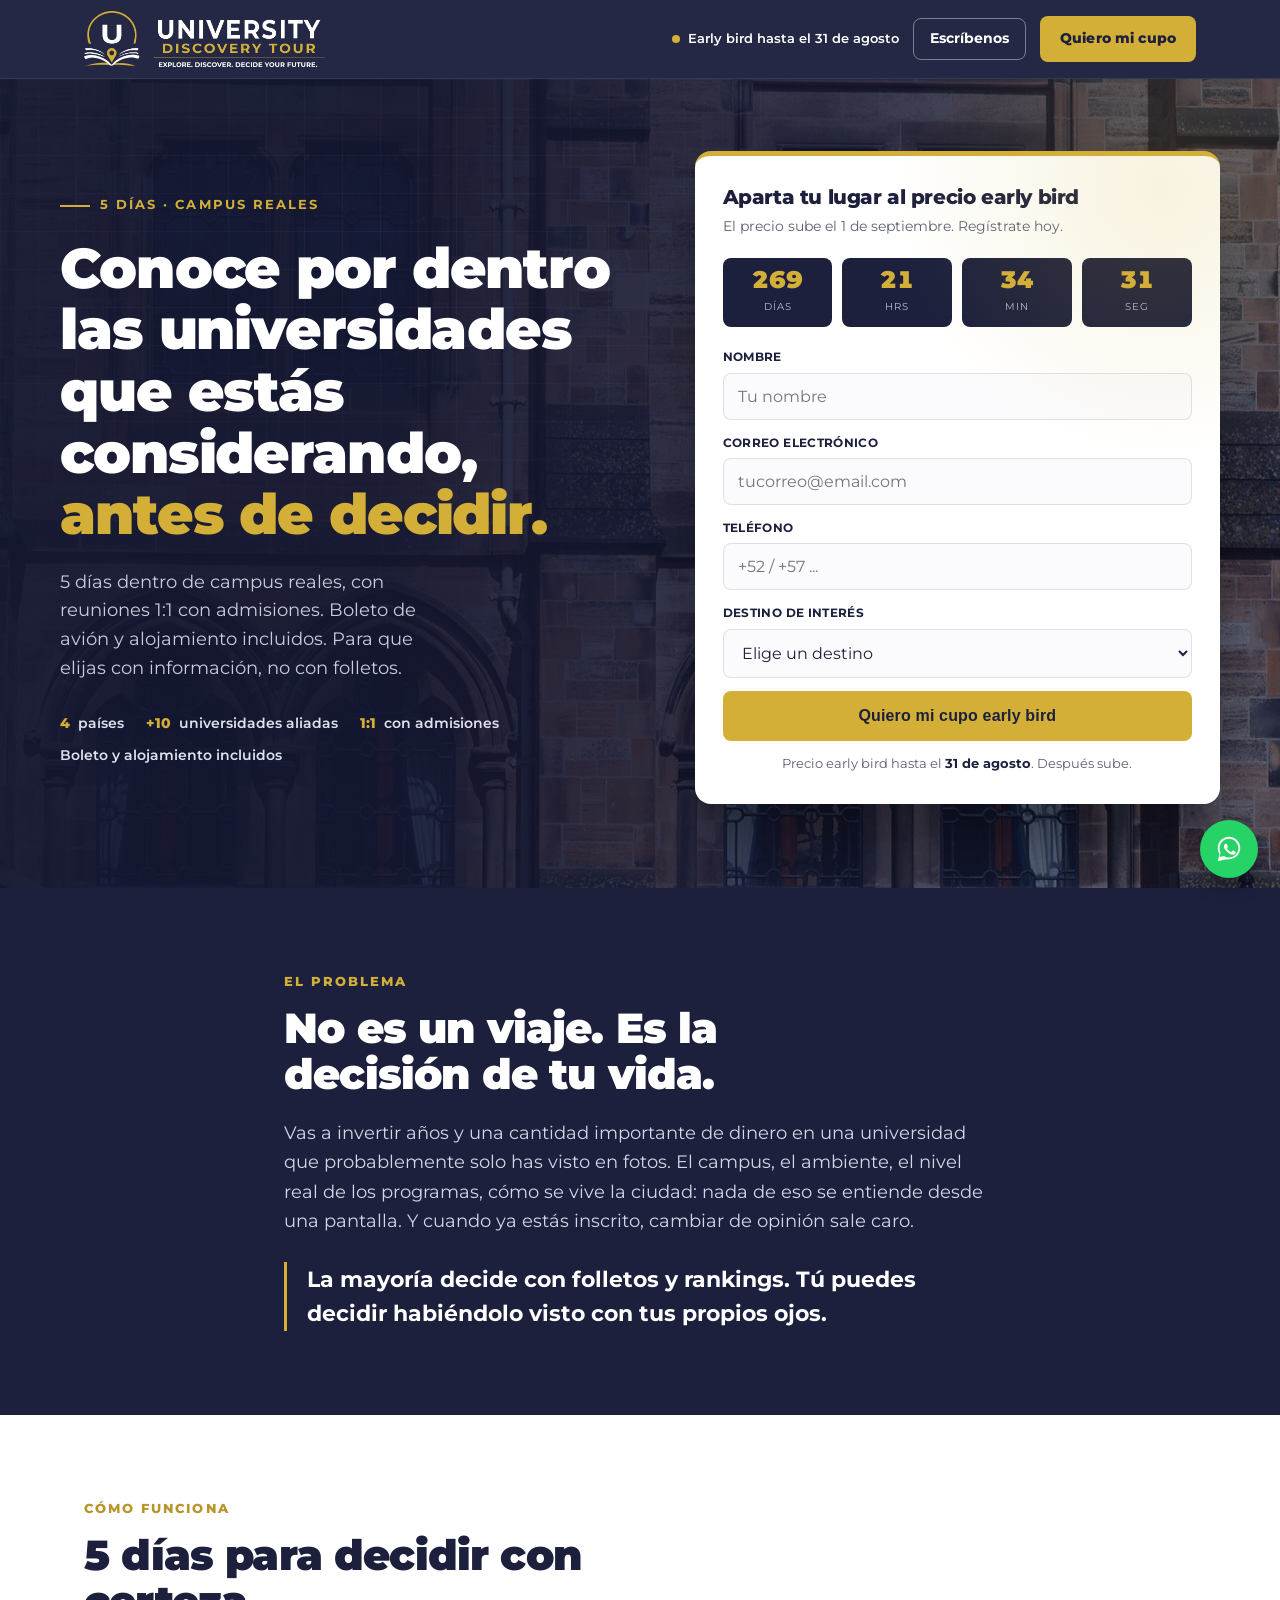
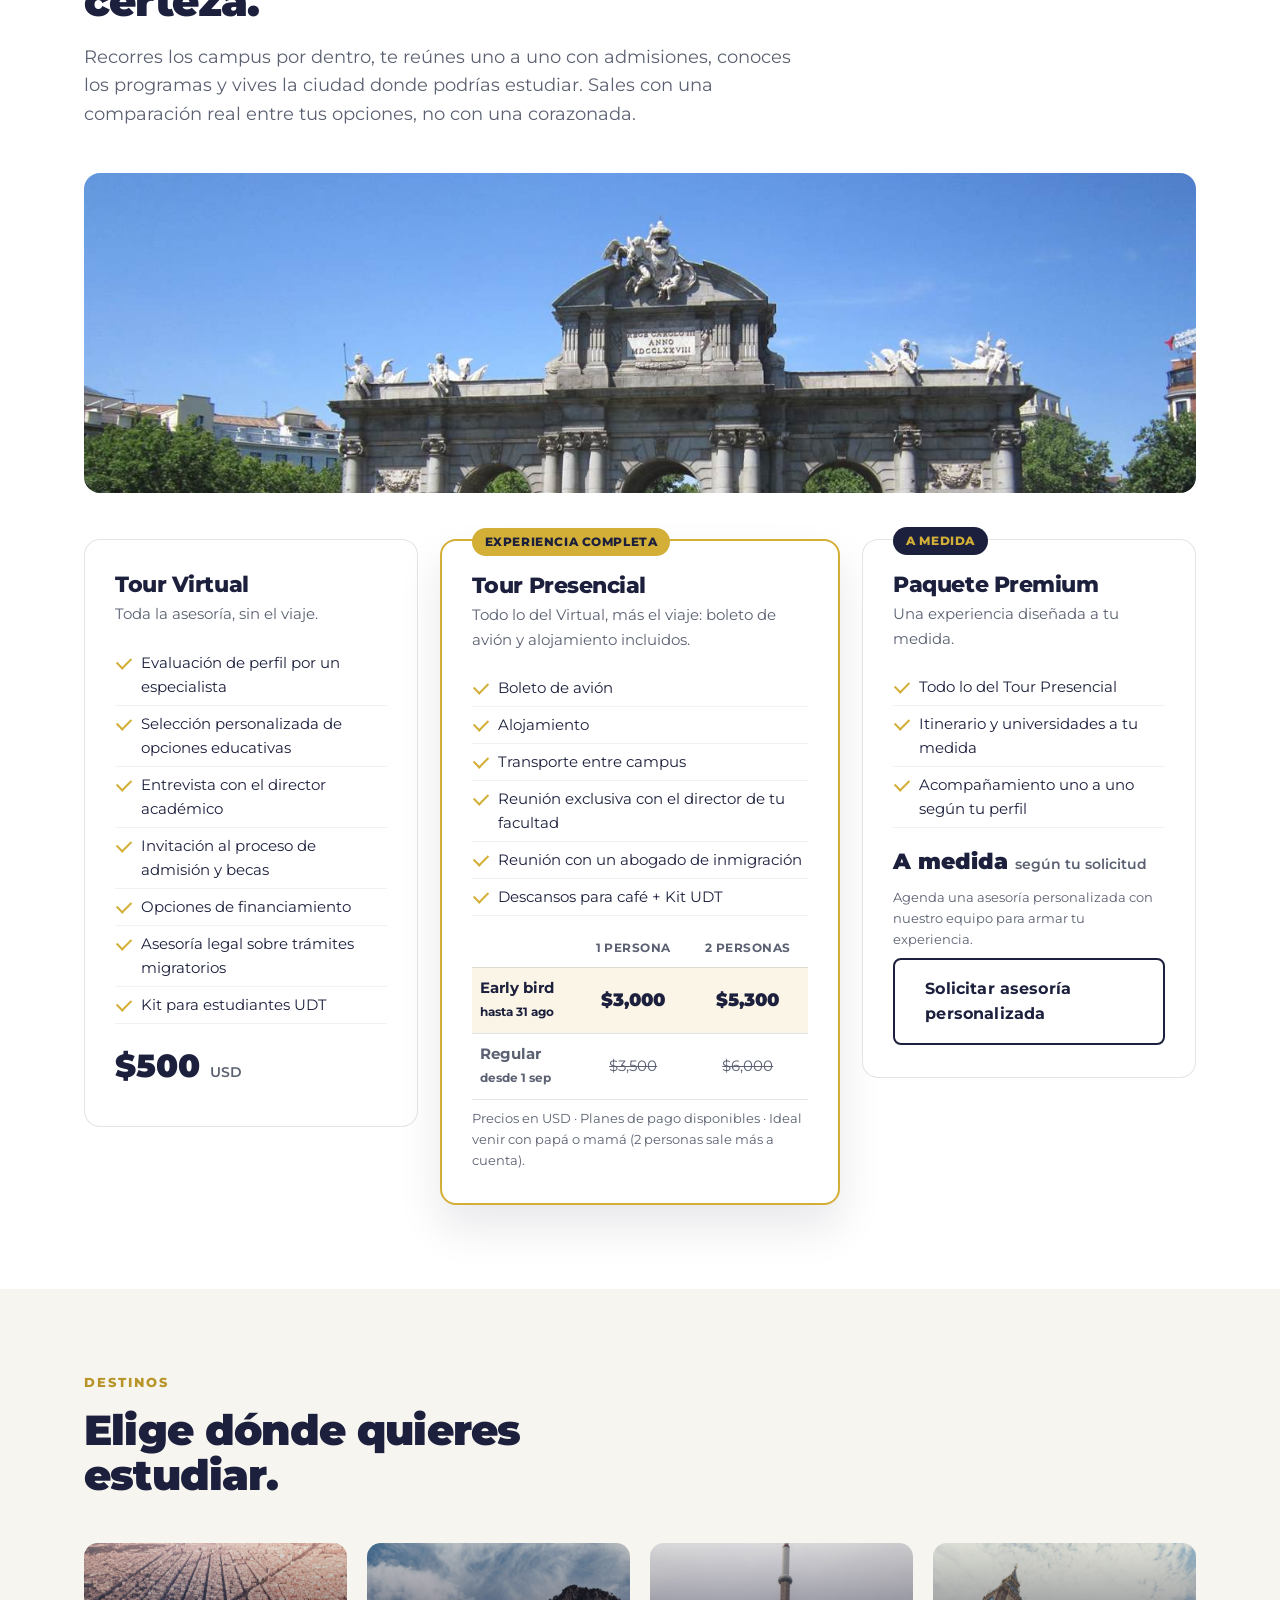
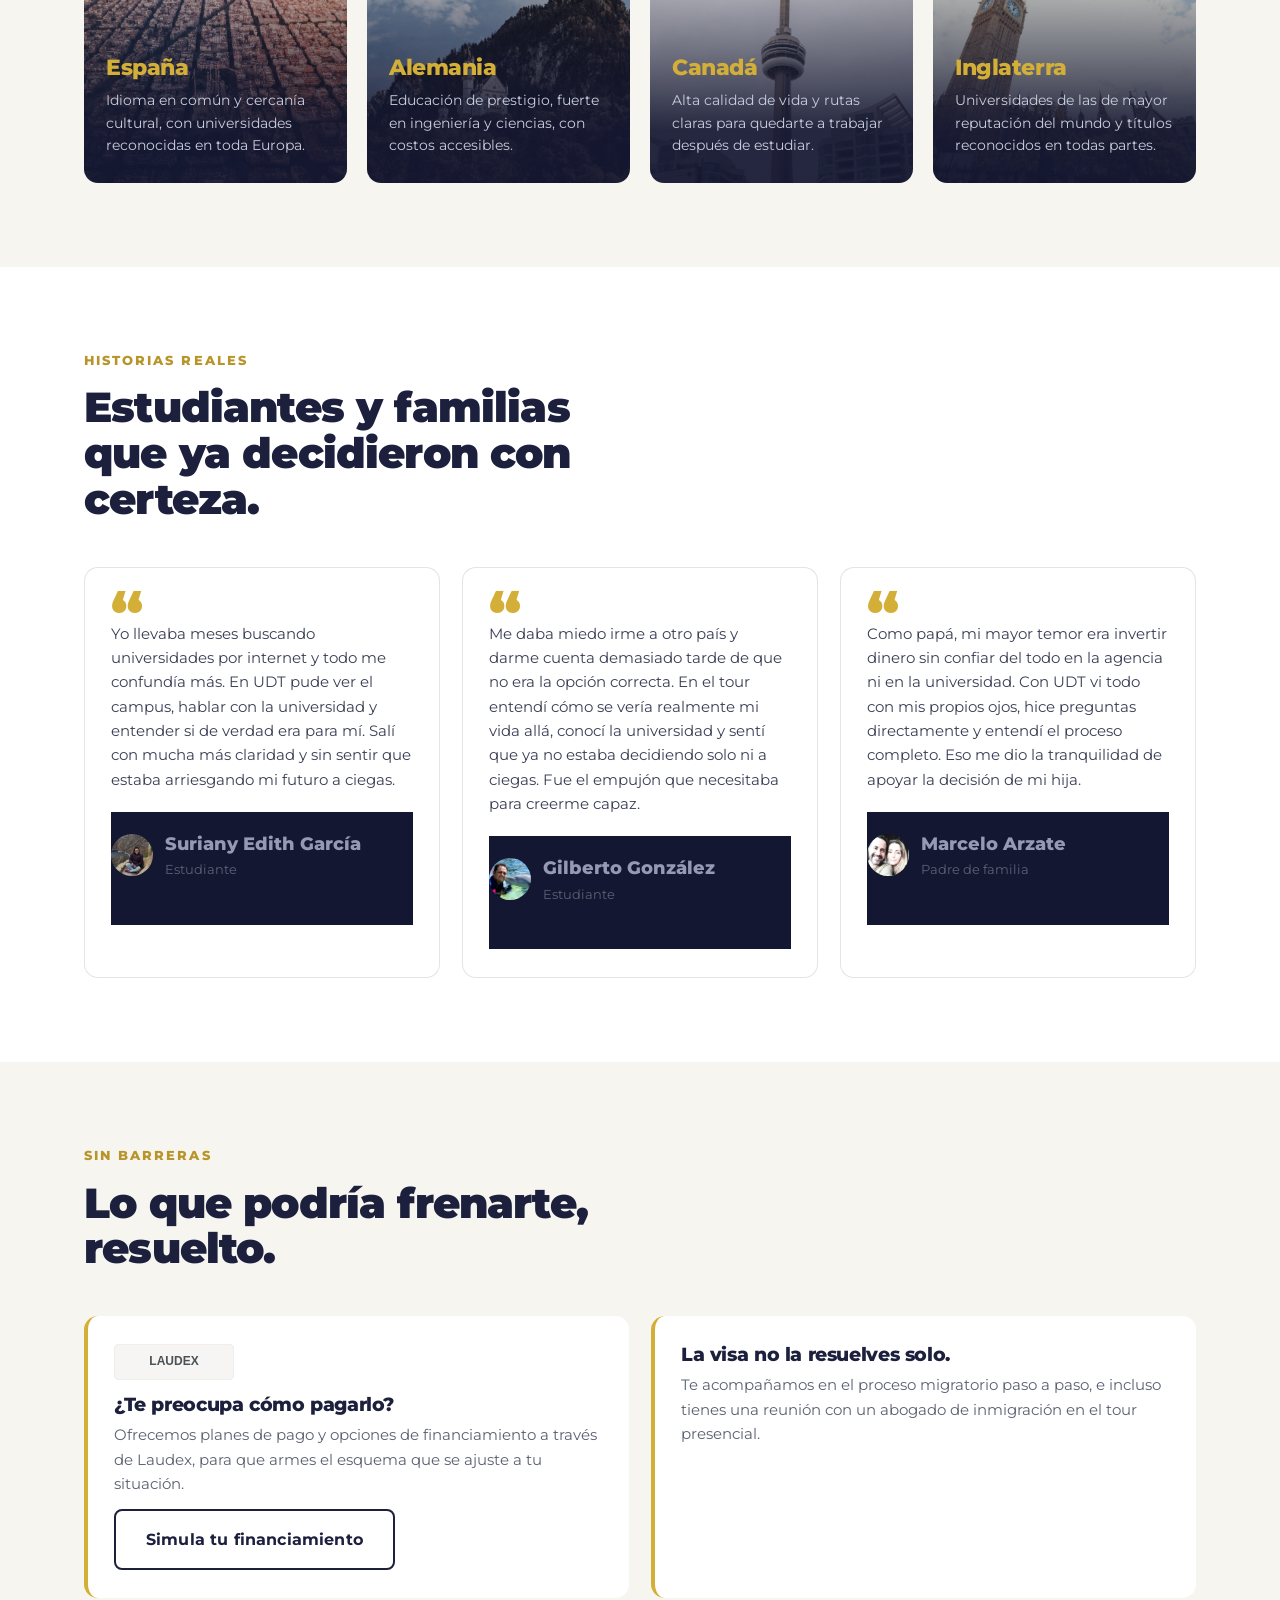
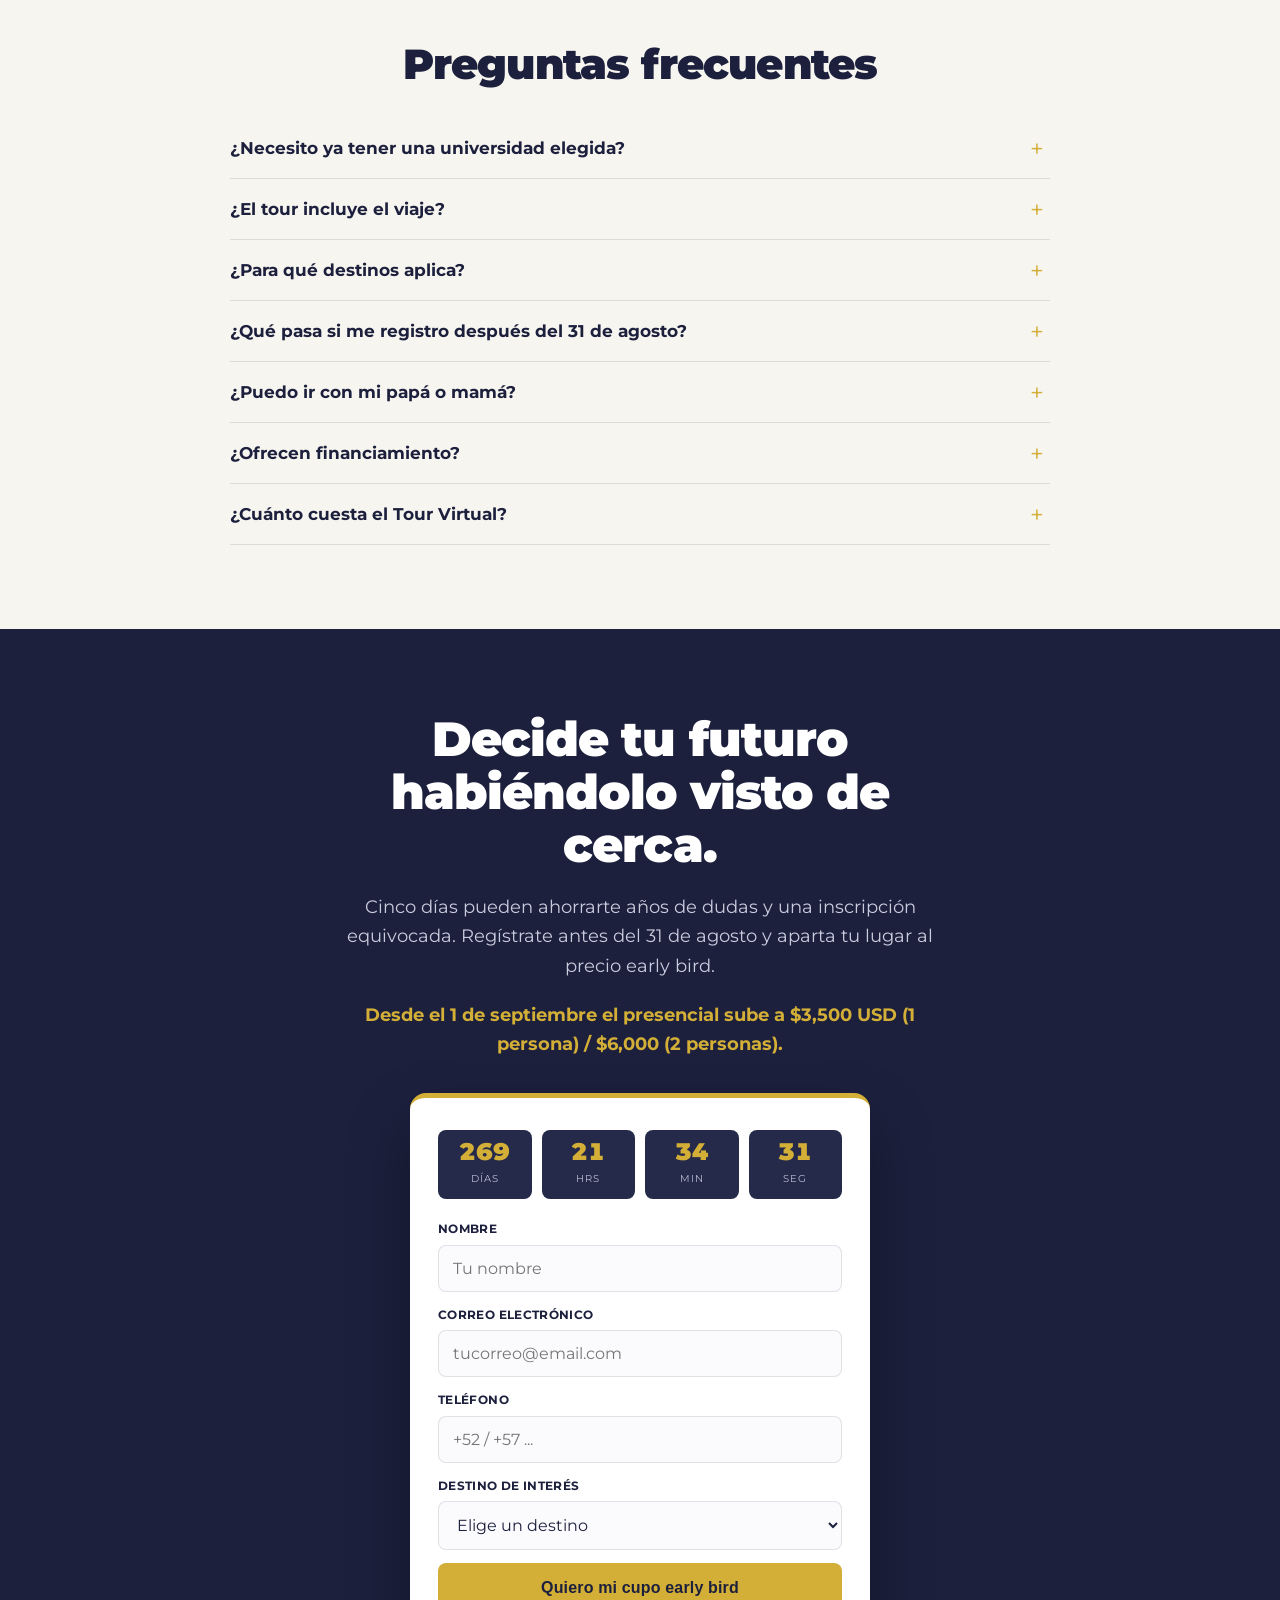
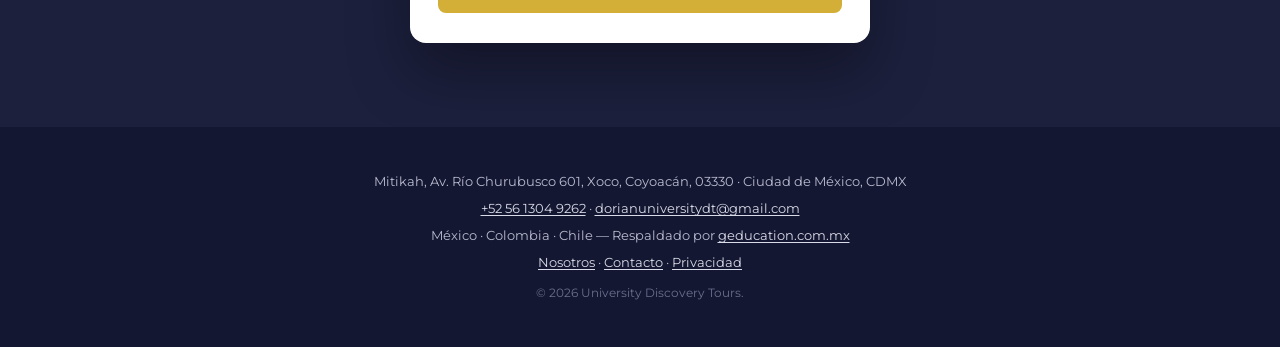
<file: index.html>
<!DOCTYPE html>
<html lang="es">
<head>
<meta charset="UTF-8">
<meta name="viewport" content="width=device-width, initial-scale=1.0">
<title>University Discovery Tours — Conoce tu universidad antes de decidir</title>
<meta name="description" content="Visita por dentro universidades en el extranjero antes de elegir. 5 días, campus reales, boleto y alojamiento incluidos. Regístrate al early bird hasta el 31 de agosto.">
<link rel="canonical" href="https://globaluniversitytours.com.mx/">

<!-- Open Graph -->
<meta property="og:type" content="website">
<meta property="og:site_name" content="University Discovery Tours">
<meta property="og:title" content="University Discovery Tours — Conoce tu universidad antes de decidir">
<meta property="og:description" content="Visita por dentro universidades en el extranjero antes de elegir. 5 días, campus reales, boleto y alojamiento incluidos. Regístrate al early bird hasta el 31 de agosto.">
<meta property="og:image" content="https://globaluniversitytours.com.mx/assets/img/hero-universidad.jpg">
<meta property="og:url" content="https://globaluniversitytours.com.mx/">
<meta property="og:locale" content="es_LA">

<!-- Twitter Card -->
<meta name="twitter:card" content="summary_large_image">
<meta name="twitter:title" content="University Discovery Tours — Conoce tu universidad antes de decidir">
<meta name="twitter:description" content="Visita por dentro universidades en el extranjero antes de elegir. 5 días, campus reales, boleto y alojamiento incluidos.">
<meta name="twitter:image" content="https://globaluniversitytours.com.mx/assets/img/hero-universidad.jpg">

<!-- Structured data -->
<script type="application/ld+json">
{
  "@context": "https://schema.org",
  "@type": "Organization",
  "name": "University Discovery Tours",
  "alternateName": "UDT",
  "url": "https://globaluniversitytours.com.mx/",
  "logo": "https://globaluniversitytours.com.mx/assets/img/logo-udt.png",
  "sameAs": [
    "https://www.facebook.com/share/1DwJ8RsVLq/?mibextid=wwXIfr",
    "https://www.instagram.com/udiscoverytours"
  ],
  "address": {
    "@type": "PostalAddress",
    "streetAddress": "Av. Río Churubusco 601, Xoco, Coyoacán",
    "postalCode": "03330",
    "addressLocality": "Ciudad de México",
    "addressRegion": "CDMX",
    "addressCountry": "MX"
  },
  "contactPoint": {
    "@type": "ContactPoint",
    "telephone": "+52-56-1304-9262",
    "email": "dorianuniversitydt@gmail.com",
    "contactType": "customer service",
    "areaServed": ["MX", "CO", "CL"],
    "availableLanguage": ["Spanish"]
  }
}
</script>
<script type="application/ld+json">
{
  "@context": "https://schema.org",
  "@type": "FAQPage",
  "mainEntity": [
    {"@type": "Question", "name": "¿Necesito ya tener una universidad elegida?", "acceptedAnswer": {"@type": "Answer", "text": "No. El tour existe justamente para ayudarte a decidir entre tus opciones."}},
    {"@type": "Question", "name": "¿El tour incluye el viaje?", "acceptedAnswer": {"@type": "Answer", "text": "Depende de la modalidad: el Virtual es asesoría en línea; el Presencial incluye boleto de avión, alojamiento y transporte entre campus."}},
    {"@type": "Question", "name": "¿Para qué destinos aplica?", "acceptedAnswer": {"@type": "Answer", "text": "España, Alemania, Canadá e Inglaterra."}},
    {"@type": "Question", "name": "¿Qué pasa si me registro después del 31 de agosto?", "acceptedAnswer": {"@type": "Answer", "text": "Pierdes el precio early bird: el presencial sube de $3,000 a $3,500 USD (1 persona) a partir del 1 de septiembre."}},
    {"@type": "Question", "name": "¿Puedo ir con mi papá o mamá?", "acceptedAnswer": {"@type": "Answer", "text": "Sí. La tarifa de 2 personas ($5,300 early bird) sale más conveniente que dos individuales."}},
    {"@type": "Question", "name": "¿Ofrecen financiamiento?", "acceptedAnswer": {"@type": "Answer", "text": "Sí, planes de pago y financiamiento a través de Laudex."}},
    {"@type": "Question", "name": "¿Cuánto cuesta el Tour Virtual?", "acceptedAnswer": {"@type": "Answer", "text": "$500 USD (solo asesoría, sin viaje)."}}
  ]
}
</script>
<script type="application/ld+json">
{
  "@context": "https://schema.org",
  "@type": "Product",
  "name": "Tour Presencial UDT",
  "description": "5 días recorriendo campus universitarios reales, con reuniones 1:1 con admisiones. Incluye boleto de avión y alojamiento.",
  "url": "https://globaluniversitytours.com.mx/",
  "brand": {"@type": "Brand", "name": "University Discovery Tours"},
  "offers": [
    {"@type": "Offer", "name": "1 persona", "price": "3000", "priceCurrency": "USD", "priceValidUntil": "2026-08-31", "availability": "https://schema.org/InStock", "url": "https://globaluniversitytours.com.mx/"},
    {"@type": "Offer", "name": "2 personas", "price": "5300", "priceCurrency": "USD", "priceValidUntil": "2026-08-31", "availability": "https://schema.org/InStock", "url": "https://globaluniversitytours.com.mx/"}
  ]
}
</script>

<link rel="icon" href="assets/img/favicon.png">
<link rel="preconnect" href="https://fonts.googleapis.com">
<link rel="preconnect" href="https://fonts.gstatic.com" crossorigin>
<link href="https://fonts.googleapis.com/css2?family=Montserrat:wght@400;500;600;700;800;900&display=swap" rel="stylesheet">
<link rel="stylesheet" href="css/style.css">
</head>
<body>

<!-- ============================================================
     HEADER — sin menú de navegación: marca + pastilla de urgencia
     + el único CTA de la página (ancla al formulario).
============================================================ -->
<header>
  <div class="wrap hd">
    <a href="#top" class="brand">
      <img src="assets/img/logo-udt.png" alt="University Discovery Tours" class="brand-logo">
    </a>
    <div class="hd-right">
      <span class="deadline-pill"><i></i>Early bird hasta el 31 de agosto</span>
      <a href="https://wa.me/525613049262?text=Hola%2C%20quiero%20m%C3%A1s%20informaci%C3%B3n%20sobre%20los%20tours%20de%20UDT" target="_blank" rel="noopener noreferrer" class="hd-ghost">Escríbenos</a>
      <a href="#registro" class="btn">Quiero mi cupo</a>
    </div>
  </div>
</header>

<a id="top"></a>

<!-- ============================================================
     HERO — único H1 de la página + formulario real (id="registro")
============================================================ -->
<section class="hero">
  <div class="wrap hero-grid">
    <div class="reveal in">
      <span class="eyebrow">5 días · campus reales</span>
      <h1>Conoce por dentro las universidades que estás considerando, <em>antes de decidir.</em></h1>
      <p class="sub">5 días dentro de campus reales, con reuniones 1:1 con admisiones. Boleto de avión y alojamiento incluidos. Para que elijas con información, no con folletos.</p>
      <ul class="trust">
        <li><b>4</b> países</li>
        <li><b>+10</b> universidades aliadas</li>
        <li><b>1:1</b> con admisiones</li>
        <li>Boleto y alojamiento incluidos</li>
      </ul>
    </div>

    <div class="reveal in" id="registro">
      <div class="formcard">
        <h2 class="formcard__title">Aparta tu lugar al precio early bird</h2>
        <p class="cap">El precio sube el 1 de septiembre. Regístrate hoy.</p>

        <div class="countdown" id="countdown-hero">
          <div class="cd-box"><b data-cd="d">--</b><small>días</small></div>
          <div class="cd-box"><b data-cd="h">--</b><small>hrs</small></div>
          <div class="cd-box"><b data-cd="m">--</b><small>min</small></div>
          <div class="cd-box"><b data-cd="s">--</b><small>seg</small></div>
        </div>

        <form class="lead-form" id="lead-form" data-form-location="hero" novalidate>
          <div class="field">
            <label for="nombre-hero">Nombre</label>
            <input type="text" id="nombre-hero" name="nombre" data-field="nombre" required placeholder="Tu nombre" autocomplete="name">
          </div>
          <div class="field">
            <label for="email-hero">Correo electrónico</label>
            <input type="email" id="email-hero" name="email" data-field="email" required placeholder="tucorreo@email.com" autocomplete="email">
          </div>
          <div class="field">
            <label for="telefono-hero">Teléfono</label>
            <input type="tel" id="telefono-hero" name="telefono" data-field="telefono" required placeholder="+52 / +57 ..." autocomplete="tel">
          </div>
          <div class="field">
            <label for="destino-hero">Destino de interés</label>
            <select id="destino-hero" name="destino" data-field="destino" required>
              <option value="" disabled selected>Elige un destino</option>
              <option value="espana">España</option>
              <option value="alemania">Alemania</option>
              <option value="canada">Canadá</option>
              <option value="inglaterra">Inglaterra</option>
            </select>
          </div>

          <!-- Campos ocultos de atribución, poblados por js/main.js -->
          <input type="hidden" name="utm_source" data-utm="utm_source">
          <input type="hidden" name="utm_medium" data-utm="utm_medium">
          <input type="hidden" name="utm_campaign" data-utm="utm_campaign">
          <input type="hidden" name="utm_content" data-utm="utm_content">
          <input type="hidden" name="utm_term" data-utm="utm_term">

          <!-- Honeypot antibots: invisible para personas, los bots lo completan -->
          <input type="text" name="website" tabindex="-1" autocomplete="off"
                 aria-hidden="true" style="position:absolute;left:-9999px;opacity:0">

          <button type="submit" class="btn btn-block">Quiero mi cupo early bird</button>
          <p id="form-status" role="status" aria-live="polite" style="display:none"></p>
        </form>

        <p class="urg">Precio early bird hasta el <b>31 de agosto</b>. Después sube.</p>
      </div>
    </div>
  </div>
</section>

<main>

  <!-- ============================================================
       EL PROBLEMA
  ============================================================ -->
  <section class="block bg-navy" aria-labelledby="problema-h2">
    <div class="wrap problem-inner reveal">
      <div class="sec-eyebrow">El problema</div>
      <h2 class="title" id="problema-h2">No es un viaje. Es la decisión de tu vida.</h2>
      <p>Vas a invertir años y una cantidad importante de dinero en una universidad que probablemente solo has visto en fotos. El campus, el ambiente, el nivel real de los programas, cómo se vive la ciudad: nada de eso se entiende desde una pantalla. Y cuando ya estás inscrito, cambiar de opinión sale caro.</p>
      <p class="kick">La mayoría decide con folletos y rankings. Tú puedes decidir habiéndolo visto con tus propios ojos.</p>
    </div>
  </section>

  <!-- ============================================================
       CÓMO FUNCIONA — 3 modalidades como niveles
  ============================================================ -->
  <section class="block" id="modalidades" aria-labelledby="modalidades-h2">
    <div class="wrap">
      <div class="reveal">
        <div class="sec-eyebrow">Cómo funciona</div>
        <h2 class="title" id="modalidades-h2">5 días para decidir con certeza.</h2>
        <p class="lead">Recorres los campus por dentro, te reúnes uno a uno con admisiones, conoces los programas y vives la ciudad donde podrías estudiar. Sales con una comparación real entre tus opciones, no con una corazonada.</p>
      </div>

      <div class="section-photo reveal">
        <img src="assets/img/madrid-espana.jpg" alt="Puerta de Alcalá, Madrid" loading="lazy">
      </div>

      <div class="mods reveal">
        <article class="mod">
          <h3>Tour Virtual</h3>
          <p class="modsub">Toda la asesoría, sin el viaje.</p>
          <ul>
            <li>Evaluación de perfil por un especialista</li>
            <li>Selección personalizada de opciones educativas</li>
            <li>Entrevista con el director académico</li>
            <li>Invitación al proceso de admisión y becas</li>
            <li>Opciones de financiamiento</li>
            <li>Asesoría legal sobre trámites migratorios</li>
            <li>Kit para estudiantes UDT</li>
          </ul>
          <div class="priceline">$500 <small>USD</small></div>
        </article>

        <article class="mod feat">
          <span class="tag">Experiencia completa</span>
          <h3>Tour Presencial</h3>
          <p class="modsub">Todo lo del Virtual, más el viaje: boleto de avión y alojamiento incluidos.</p>
          <ul>
            <li>Boleto de avión</li>
            <li>Alojamiento</li>
            <li>Transporte entre campus</li>
            <li>Reunión exclusiva con el director de tu facultad</li>
            <li>Reunión con un abogado de inmigración</li>
            <li>Descansos para café + Kit UDT</li>
          </ul>
          <table class="ptable">
            <tr><th class="rowh">&nbsp;</th><th>1 persona</th><th>2 personas</th></tr>
            <tr class="ebrow"><td class="rowh">Early bird<br><small>hasta 31 ago</small></td><td class="eb"><b>$3,000</b></td><td class="eb"><b>$5,300</b></td></tr>
            <tr><td class="rowh" style="text-decoration:none;color:var(--muted)">Regular<br><small>desde 1 sep</small></td><td class="reg">$3,500</td><td class="reg">$6,000</td></tr>
          </table>
          <p class="plan-note">Precios en USD · Planes de pago disponibles · Ideal venir con papá o mamá (2 personas sale más a cuenta).</p>
        </article>

        <article class="mod">
          <span class="tag tag--dark">A medida</span>
          <h3>Paquete Premium</h3>
          <p class="modsub">Una experiencia diseñada a tu medida.</p>
          <ul>
            <li>Todo lo del Tour Presencial</li>
            <li>Itinerario y universidades a tu medida</li>
            <li>Acompañamiento uno a uno según tu perfil</li>
          </ul>
          <div class="priceline priceline--small">A medida <small>según tu solicitud</small></div>
          <p class="plan-note">Agenda una asesoría personalizada con nuestro equipo para armar tu experiencia.</p>
          <a href="#registro" class="btn btn-ghost btn-block">Solicitar asesoría personalizada</a>
        </article>
      </div>
    </div>
  </section>

  <!-- ============================================================
       DESTINOS
  ============================================================ -->
  <section class="block bg-cream" aria-labelledby="destinos-h2">
    <div class="wrap">
      <div class="reveal">
        <div class="sec-eyebrow">Destinos</div>
        <h2 class="title" id="destinos-h2">Elige dónde quieres estudiar.</h2>
      </div>
      <div class="dgrid reveal">
        <a href="espana.html" class="dcard dcard--photo" style="background-image: linear-gradient(180deg, rgba(28, 32, 61, .1) 0%, rgba(20, 23, 49, .92) 78%), url('assets/img/destino-espana.jpg');">
          <h3>España</h3>
          <p>Idioma en común y cercanía cultural, con universidades reconocidas en toda Europa.</p>
        </a>
        <a href="alemania.html" class="dcard dcard--photo" style="background-image: linear-gradient(180deg, rgba(28, 32, 61, .1) 0%, rgba(20, 23, 49, .92) 78%), url('assets/img/destino-alemania.jpg');">
          <h3>Alemania</h3>
          <p>Educación de prestigio, fuerte en ingeniería y ciencias, con costos accesibles.</p>
        </a>
        <a href="canada.html" class="dcard dcard--photo" style="background-image: linear-gradient(180deg, rgba(28, 32, 61, .1) 0%, rgba(20, 23, 49, .92) 78%), url('assets/img/destino-canada.jpg');">
          <h3>Canadá</h3>
          <p>Alta calidad de vida y rutas claras para quedarte a trabajar después de estudiar.</p>
        </a>
        <a href="inglaterra.html" class="dcard dcard--photo" style="background-image: linear-gradient(180deg, rgba(28, 32, 61, .1) 0%, rgba(20, 23, 49, .92) 78%), url('assets/img/destino-inglaterra.jpg');">
          <h3>Inglaterra</h3>
          <p>Universidades de las de mayor reputación del mundo y títulos reconocidos en todas partes.</p>
        </a>
      </div>
    </div>
  </section>

  <!-- ============================================================
       PRUEBA SOCIAL
  ============================================================ -->
  <section class="block" aria-labelledby="testimonios-h2">
    <div class="wrap">
      <div class="reveal">
        <div class="sec-eyebrow">Historias reales</div>
        <h2 class="title" id="testimonios-h2">Estudiantes y familias que ya decidieron con certeza.</h2>
      </div>
      <div class="tgrid reveal">
        <blockquote class="tcard">
          <div class="q">&ldquo;</div>
          <p>Yo llevaba meses buscando universidades por internet y todo me confundía más. En UDT pude ver el campus, hablar con la universidad y entender si de verdad era para mí. Salí con mucha más claridad y sin sentir que estaba arriesgando mi futuro a ciegas.</p>
          <footer class="who"><img class="av" src="assets/img/testimonio-suriany.jpg" alt="Suriany Edith García"><div><b>Suriany Edith García</b><small>Estudiante</small></div></footer>
        </blockquote>
        <blockquote class="tcard">
          <div class="q">&ldquo;</div>
          <p>Me daba miedo irme a otro país y darme cuenta demasiado tarde de que no era la opción correcta. En el tour entendí cómo se vería realmente mi vida allá, conocí la universidad y sentí que ya no estaba decidiendo solo ni a ciegas. Fue el empujón que necesitaba para creerme capaz.</p>
          <footer class="who"><img class="av" src="assets/img/testimonio-gilberto.jpg" alt="Gilberto González"><div><b>Gilberto González</b><small>Estudiante</small></div></footer>
        </blockquote>
        <blockquote class="tcard">
          <div class="q">&ldquo;</div>
          <p>Como papá, mi mayor temor era invertir dinero sin confiar del todo en la agencia ni en la universidad. Con UDT vi todo con mis propios ojos, hice preguntas directamente y entendí el proceso completo. Eso me dio la tranquilidad de apoyar la decisión de mi hija.</p>
          <footer class="who"><img class="av" src="assets/img/testimonio-marcelo.jpg" alt="Marcelo Arzate"><div><b>Marcelo Arzate</b><small>Padre de familia</small></div></footer>
        </blockquote>
      </div>
    </div>
  </section>

  <!-- ============================================================
       REDUCTORES DE OBJECIONES + FAQ
  ============================================================ -->
  <section class="block bg-cream" aria-labelledby="objeciones-h2">
    <div class="wrap">
      <div class="reveal">
        <div class="sec-eyebrow">Sin barreras</div>
        <h2 class="title" id="objeciones-h2">Lo que podría frenarte, resuelto.</h2>
      </div>

      <div class="obj reveal">
        <article class="ocard">
          <img class="ocard__logo" src="assets/img/laudex-logo.svg" alt="Logo Laudex" width="120">
          <h3>¿Te preocupa cómo pagarlo?</h3>
          <p>Ofrecemos planes de pago y opciones de financiamiento a través de Laudex, para que armes el esquema que se ajuste a tu situación.</p>
          <a href="https://www.laudex.mx/university-discovery-tour" target="_blank" rel="noopener noreferrer" data-laudex-trigger class="btn btn-ghost laudex-trigger">Simula tu financiamiento</a>
        </article>
        <article class="ocard">
          <h3>La visa no la resuelves solo.</h3>
          <p>Te acompañamos en el proceso migratorio paso a paso, e incluso tienes una reunión con un abogado de inmigración en el tour presencial.</p>
        </article>
      </div>

      <div class="faq reveal" id="faq">
        <h2 class="title faq__title">Preguntas frecuentes</h2>

        <div class="qa">
          <button type="button" aria-expanded="false">¿Necesito ya tener una universidad elegida?</button>
          <div class="ans"><p>No. El tour existe justamente para ayudarte a decidir entre tus opciones.</p></div>
        </div>
        <div class="qa">
          <button type="button" aria-expanded="false">¿El tour incluye el viaje?</button>
          <div class="ans"><p>Depende de la modalidad: el Virtual es asesoría en línea; el Presencial incluye boleto de avión, alojamiento y transporte entre campus.</p></div>
        </div>
        <div class="qa">
          <button type="button" aria-expanded="false">¿Para qué destinos aplica?</button>
          <div class="ans"><p>España, Alemania, Canadá e Inglaterra.</p></div>
        </div>
        <div class="qa">
          <button type="button" aria-expanded="false">¿Qué pasa si me registro después del 31 de agosto?</button>
          <div class="ans"><p>Pierdes el precio early bird: el presencial sube de $3,000 a $3,500 USD (1 persona) a partir del 1 de septiembre.</p></div>
        </div>
        <div class="qa">
          <button type="button" aria-expanded="false">¿Puedo ir con mi papá o mamá?</button>
          <div class="ans"><p>Sí. La tarifa de 2 personas ($5,300 early bird) sale más conveniente que dos individuales.</p></div>
        </div>
        <div class="qa">
          <button type="button" aria-expanded="false">¿Ofrecen financiamiento?</button>
          <div class="ans"><p>Sí, planes de pago y financiamiento a través de Laudex.</p></div>
        </div>
        <div class="qa">
          <button type="button" aria-expanded="false">¿Cuánto cuesta el Tour Virtual?</button>
          <div class="ans"><p>$500 USD (solo asesoría, sin viaje).</p></div>
        </div>
      </div>
    </div>
  </section>

  <!-- ============================================================
       CIERRE + CTA FINAL
  ============================================================ -->
  <section class="block bg-navy cierre" aria-labelledby="cierre-h2">
    <div class="wrap reveal">
      <h2 id="cierre-h2">Decide tu futuro habiéndolo visto de cerca.</h2>
      <p>Cinco días pueden ahorrarte años de dudas y una inscripción equivocada. Regístrate antes del 31 de agosto y aparta tu lugar al precio early bird.</p>
      <p class="urgbig">Desde el 1 de septiembre el presencial sube a $3,500 USD (1 persona) / $6,000 (2 personas).</p>

      <div class="formcard formcard--closing">
        <div class="countdown" id="countdown-closing">
          <div class="cd-box"><b data-cd="d">--</b><small>días</small></div>
          <div class="cd-box"><b data-cd="h">--</b><small>hrs</small></div>
          <div class="cd-box"><b data-cd="m">--</b><small>min</small></div>
          <div class="cd-box"><b data-cd="s">--</b><small>seg</small></div>
        </div>

        <form class="lead-form" id="lead-form" data-form-location="closing" novalidate>
          <div class="field">
            <label for="nombre-closing">Nombre</label>
            <input type="text" id="nombre-closing" name="nombre" data-field="nombre" required placeholder="Tu nombre" autocomplete="name">
          </div>
          <div class="field">
            <label for="email-closing">Correo electrónico</label>
            <input type="email" id="email-closing" name="email" data-field="email" required placeholder="tucorreo@email.com" autocomplete="email">
          </div>
          <div class="field">
            <label for="telefono-closing">Teléfono</label>
            <input type="tel" id="telefono-closing" name="telefono" data-field="telefono" required placeholder="+52 / +57 ..." autocomplete="tel">
          </div>
          <div class="field">
            <label for="destino-closing">Destino de interés</label>
            <select id="destino-closing" name="destino" data-field="destino" required>
              <option value="" disabled selected>Elige un destino</option>
              <option value="espana">España</option>
              <option value="alemania">Alemania</option>
              <option value="canada">Canadá</option>
              <option value="inglaterra">Inglaterra</option>
            </select>
          </div>

          <input type="hidden" name="utm_source" data-utm="utm_source">
          <input type="hidden" name="utm_medium" data-utm="utm_medium">
          <input type="hidden" name="utm_campaign" data-utm="utm_campaign">
          <input type="hidden" name="utm_content" data-utm="utm_content">
          <input type="hidden" name="utm_term" data-utm="utm_term">

          <!-- Honeypot antibots: invisible para personas, los bots lo completan -->
          <input type="text" name="website" tabindex="-1" autocomplete="off"
                 aria-hidden="true" style="position:absolute;left:-9999px;opacity:0">

          <button type="submit" class="btn btn-block">Quiero mi cupo early bird</button>
          <p id="form-status" role="status" aria-live="polite" style="display:none"></p>
        </form>
      </div>
    </div>
  </section>

</main>

<footer>
  <div class="wrap ft">
    <div class="ft-info">
      <p class="ft-line">Mitikah, Av. Río Churubusco 601, Xoco, Coyoacán, 03330 · Ciudad de México, CDMX</p>
      <p class="ft-line"><a href="tel:+525613049262">+52 56 1304 9262</a> · <a href="mailto:dorianuniversitydt@gmail.com">dorianuniversitydt@gmail.com</a></p>
      <p class="ft-line">México · Colombia · Chile — Respaldado por <a href="https://geducation.com.mx/" target="_blank" rel="noopener noreferrer">geducation.com.mx</a></p>
      <p class="ft-line"><a href="/about">Nosotros</a> · <a href="/contact">Contacto</a> · <a href="/privacy">Privacidad</a></p>
      <p class="ft-copy">© <span id="year"></span> University Discovery Tours.</p>
    </div>
  </div>
</footer>

<script src="js/main.js"></script>
<script src="js/form-submit.js"></script>
</body>
</html>
</file>
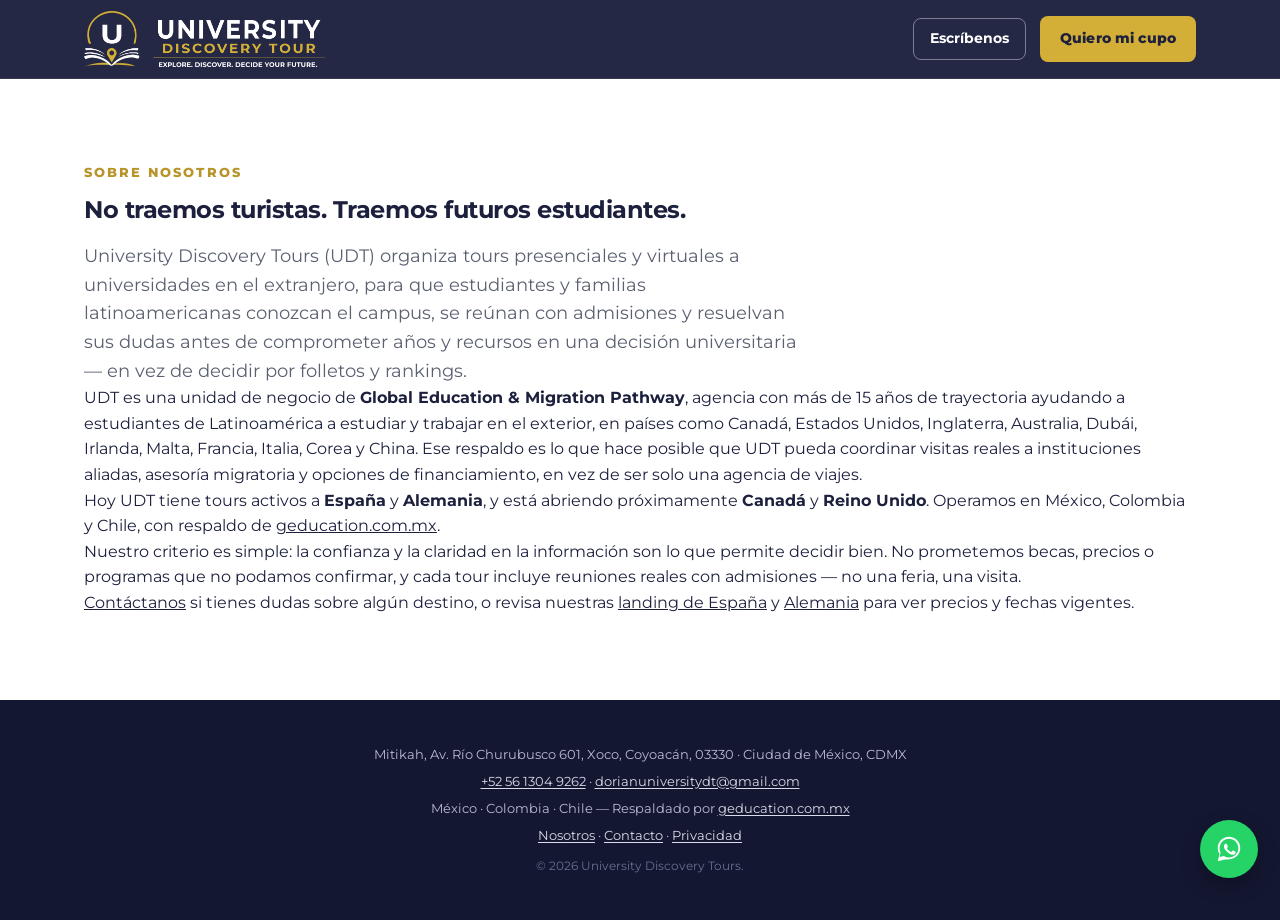
<file: about.html>
<!DOCTYPE html>
<html lang="es">
<head>
<meta charset="UTF-8">
<meta name="viewport" content="width=device-width, initial-scale=1.0">
<title>Sobre UDT — University Discovery Tours</title>
<meta name="description" content="University Discovery Tours (UDT), respaldado por Global Education, lleva 15 años ayudando a estudiantes latinoamericanos a estudiar en el extranjero. Conoce quiénes somos.">
<link rel="canonical" href="https://globaluniversitytours.com.mx/about">

<meta property="og:type" content="website">
<meta property="og:site_name" content="University Discovery Tours">
<meta property="og:title" content="Sobre UDT — University Discovery Tours">
<meta property="og:description" content="Respaldado por Global Education, 15 años ayudando a estudiantes latinoamericanos a estudiar y trabajar en el extranjero.">
<meta property="og:image" content="https://globaluniversitytours.com.mx/assets/img/hero-universidad.jpg">
<meta property="og:url" content="https://globaluniversitytours.com.mx/about">
<meta property="og:locale" content="es_LA">
<meta name="twitter:card" content="summary_large_image">
<meta name="twitter:title" content="Sobre UDT — University Discovery Tours">
<meta name="twitter:description" content="Respaldado por Global Education, 15 años ayudando a estudiantes latinoamericanos a estudiar y trabajar en el extranjero.">
<meta name="twitter:image" content="https://globaluniversitytours.com.mx/assets/img/hero-universidad.jpg">

<link rel="icon" href="assets/img/favicon.png">
<link rel="preconnect" href="https://fonts.googleapis.com">
<link rel="preconnect" href="https://fonts.gstatic.com" crossorigin>
<link href="https://fonts.googleapis.com/css2?family=Montserrat:wght@400;500;600;700;800;900&display=swap" rel="stylesheet">
<link rel="stylesheet" href="css/style.css">

<script type="application/ld+json">
{
  "@context": "https://schema.org",
  "@type": "Organization",
  "name": "University Discovery Tours",
  "alternateName": "UDT",
  "url": "https://globaluniversitytours.com.mx/",
  "logo": "https://globaluniversitytours.com.mx/assets/img/logo-udt.png",
  "sameAs": [
    "https://www.facebook.com/share/1DwJ8RsVLq/?mibextid=wwXIfr",
    "https://www.instagram.com/udiscoverytours"
  ],
  "address": {
    "@type": "PostalAddress",
    "streetAddress": "Av. Río Churubusco 601, Xoco, Coyoacán",
    "postalCode": "03330",
    "addressLocality": "Ciudad de México",
    "addressRegion": "CDMX",
    "addressCountry": "MX"
  },
  "contactPoint": {
    "@type": "ContactPoint",
    "telephone": "+52-56-1304-9262",
    "email": "dorianuniversitydt@gmail.com",
    "contactType": "customer service",
    "areaServed": ["MX", "CO", "CL"],
    "availableLanguage": ["Spanish"]
  }
}
</script>
</head>
<body>

<header>
  <div class="wrap hd">
    <a href="/" class="brand">
      <img src="assets/img/logo-udt.png" alt="University Discovery Tours" class="brand-logo">
    </a>
    <div class="hd-right">
      <a href="https://wa.me/525613049262?text=Hola%2C%20quiero%20m%C3%A1s%20informaci%C3%B3n%20sobre%20los%20tours%20de%20UDT" target="_blank" rel="noopener noreferrer" class="hd-ghost">Escríbenos</a>
      <a href="/#registro" class="btn">Quiero mi cupo</a>
    </div>
  </div>
</header>

<main>
  <section class="block" aria-labelledby="about-h1">
    <div class="wrap container--narrow">
      <div class="sec-eyebrow">Sobre nosotros</div>
      <h1 class="title" id="about-h1">No traemos turistas. Traemos futuros estudiantes.</h1>
      <p class="lead">University Discovery Tours (UDT) organiza tours presenciales y virtuales a universidades en el extranjero, para que estudiantes y familias latinoamericanas conozcan el campus, se reúnan con admisiones y resuelvan sus dudas antes de comprometer años y recursos en una decisión universitaria — en vez de decidir por folletos y rankings.</p>

      <p>UDT es una unidad de negocio de <b>Global Education &amp; Migration Pathway</b>, agencia con más de 15 años de trayectoria ayudando a estudiantes de Latinoamérica a estudiar y trabajar en el exterior, en países como Canadá, Estados Unidos, Inglaterra, Australia, Dubái, Irlanda, Malta, Francia, Italia, Corea y China. Ese respaldo es lo que hace posible que UDT pueda coordinar visitas reales a instituciones aliadas, asesoría migratoria y opciones de financiamiento, en vez de ser solo una agencia de viajes.</p>

      <p>Hoy UDT tiene tours activos a <b>España</b> y <b>Alemania</b>, y está abriendo próximamente <b>Canadá</b> y <b>Reino Unido</b>. Operamos en México, Colombia y Chile, con respaldo de <a href="https://geducation.com.mx/" target="_blank" rel="noopener noreferrer">geducation.com.mx</a>.</p>

      <p>Nuestro criterio es simple: la confianza y la claridad en la información son lo que permite decidir bien. No prometemos becas, precios o programas que no podamos confirmar, y cada tour incluye reuniones reales con admisiones — no una feria, una visita.</p>

      <p><a href="/contact">Contáctanos</a> si tienes dudas sobre algún destino, o revisa nuestras <a href="/espana">landing de España</a> y <a href="/alemania">Alemania</a> para ver precios y fechas vigentes.</p>
    </div>
  </section>
</main>

<footer>
  <div class="wrap ft">
    <div class="ft-info">
      <p class="ft-line">Mitikah, Av. Río Churubusco 601, Xoco, Coyoacán, 03330 · Ciudad de México, CDMX</p>
      <p class="ft-line"><a href="tel:+525613049262">+52 56 1304 9262</a> · <a href="mailto:dorianuniversitydt@gmail.com">dorianuniversitydt@gmail.com</a></p>
      <p class="ft-line">México · Colombia · Chile — Respaldado por <a href="https://geducation.com.mx/" target="_blank" rel="noopener noreferrer">geducation.com.mx</a></p>
      <p class="ft-line"><a href="/about">Nosotros</a> · <a href="/contact">Contacto</a> · <a href="/privacy">Privacidad</a></p>
      <p class="ft-copy">© <span id="year"></span> University Discovery Tours.</p>
    </div>
  </div>
</footer>

<script src="js/main.js"></script>
</body>
</html>
</file>
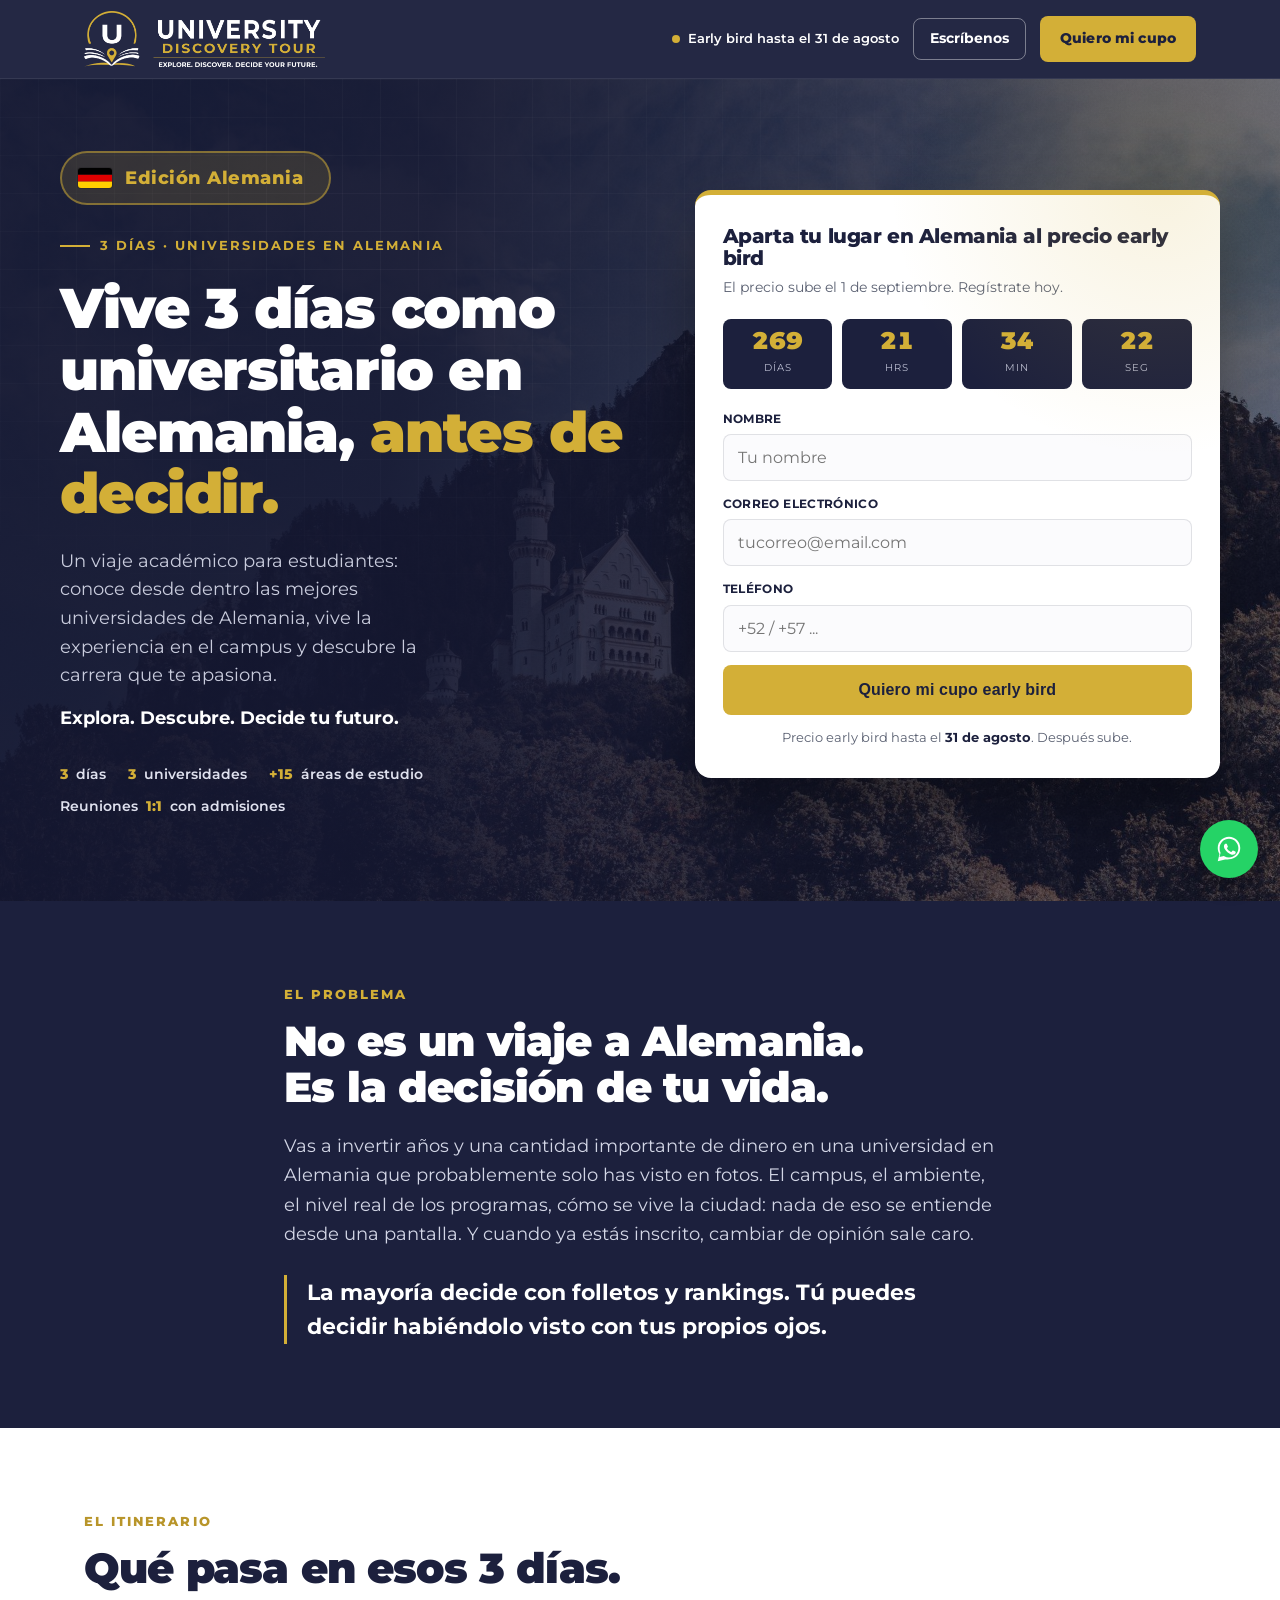
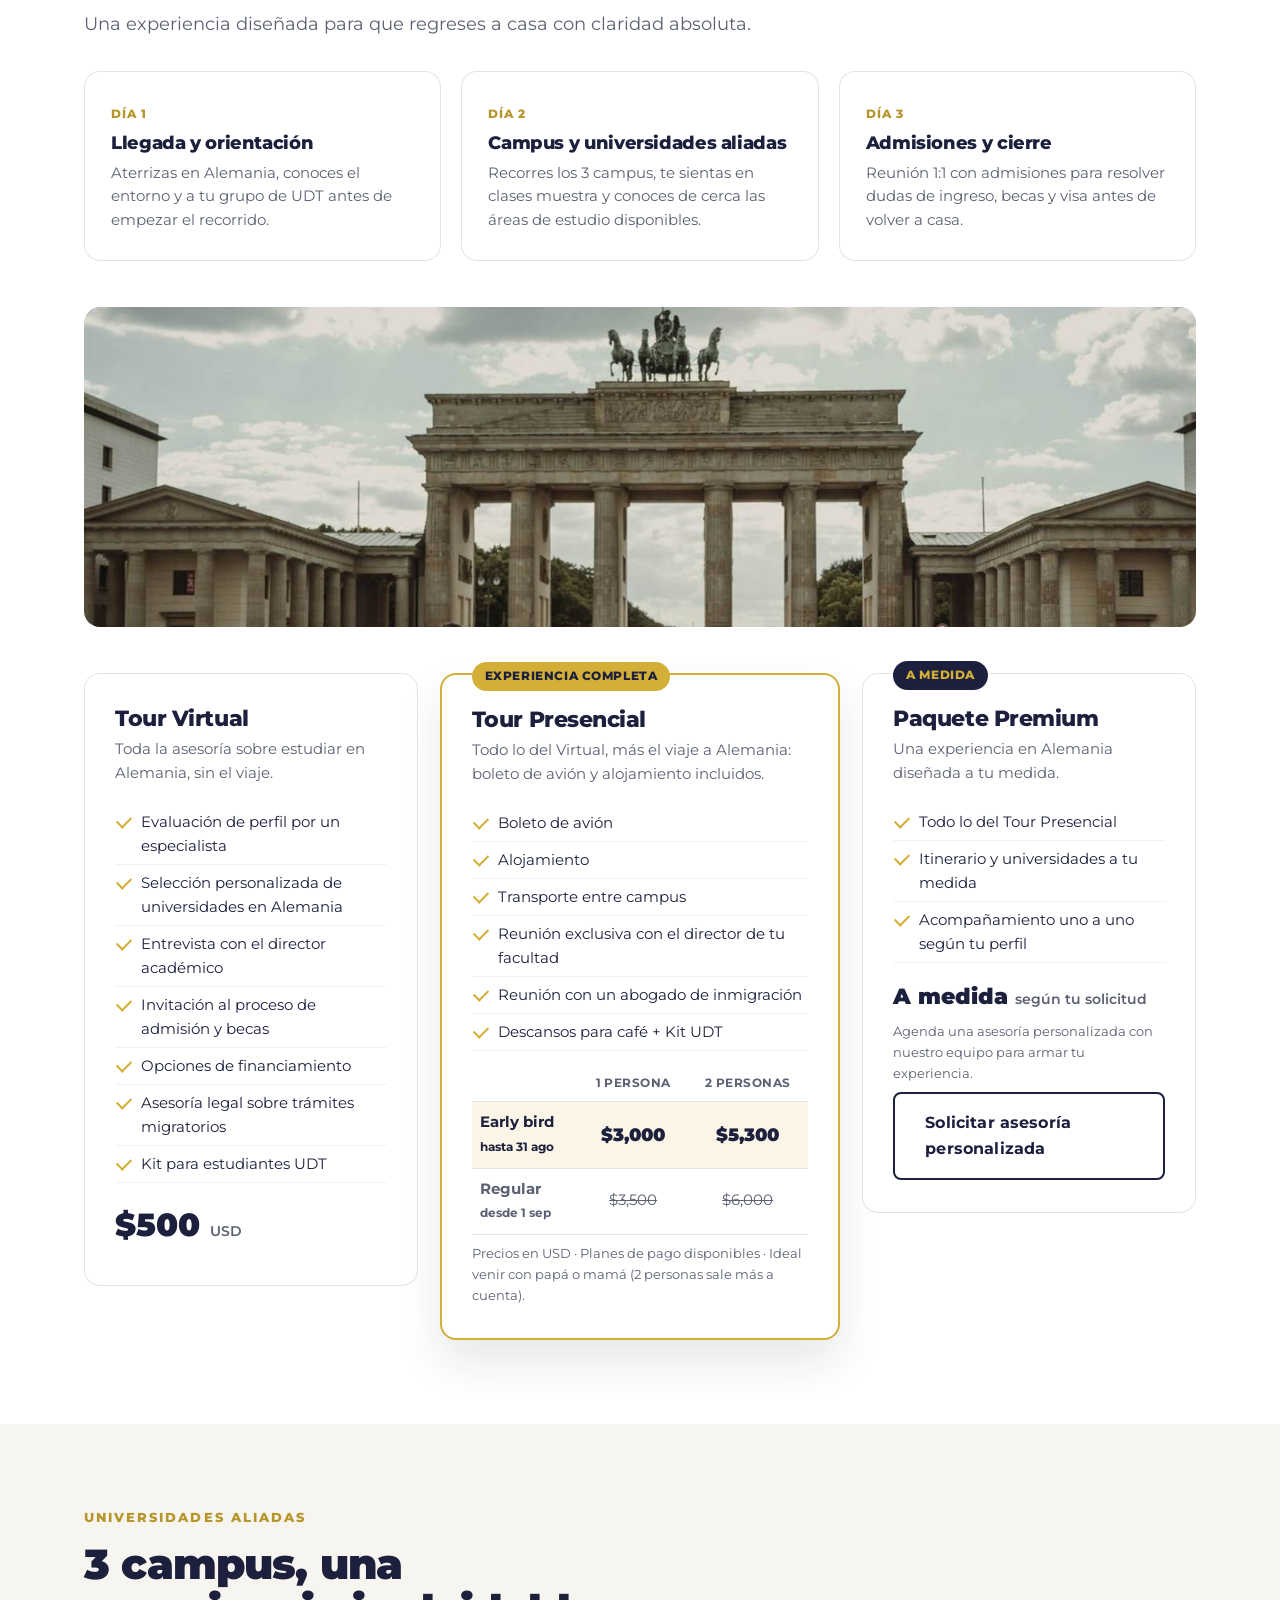
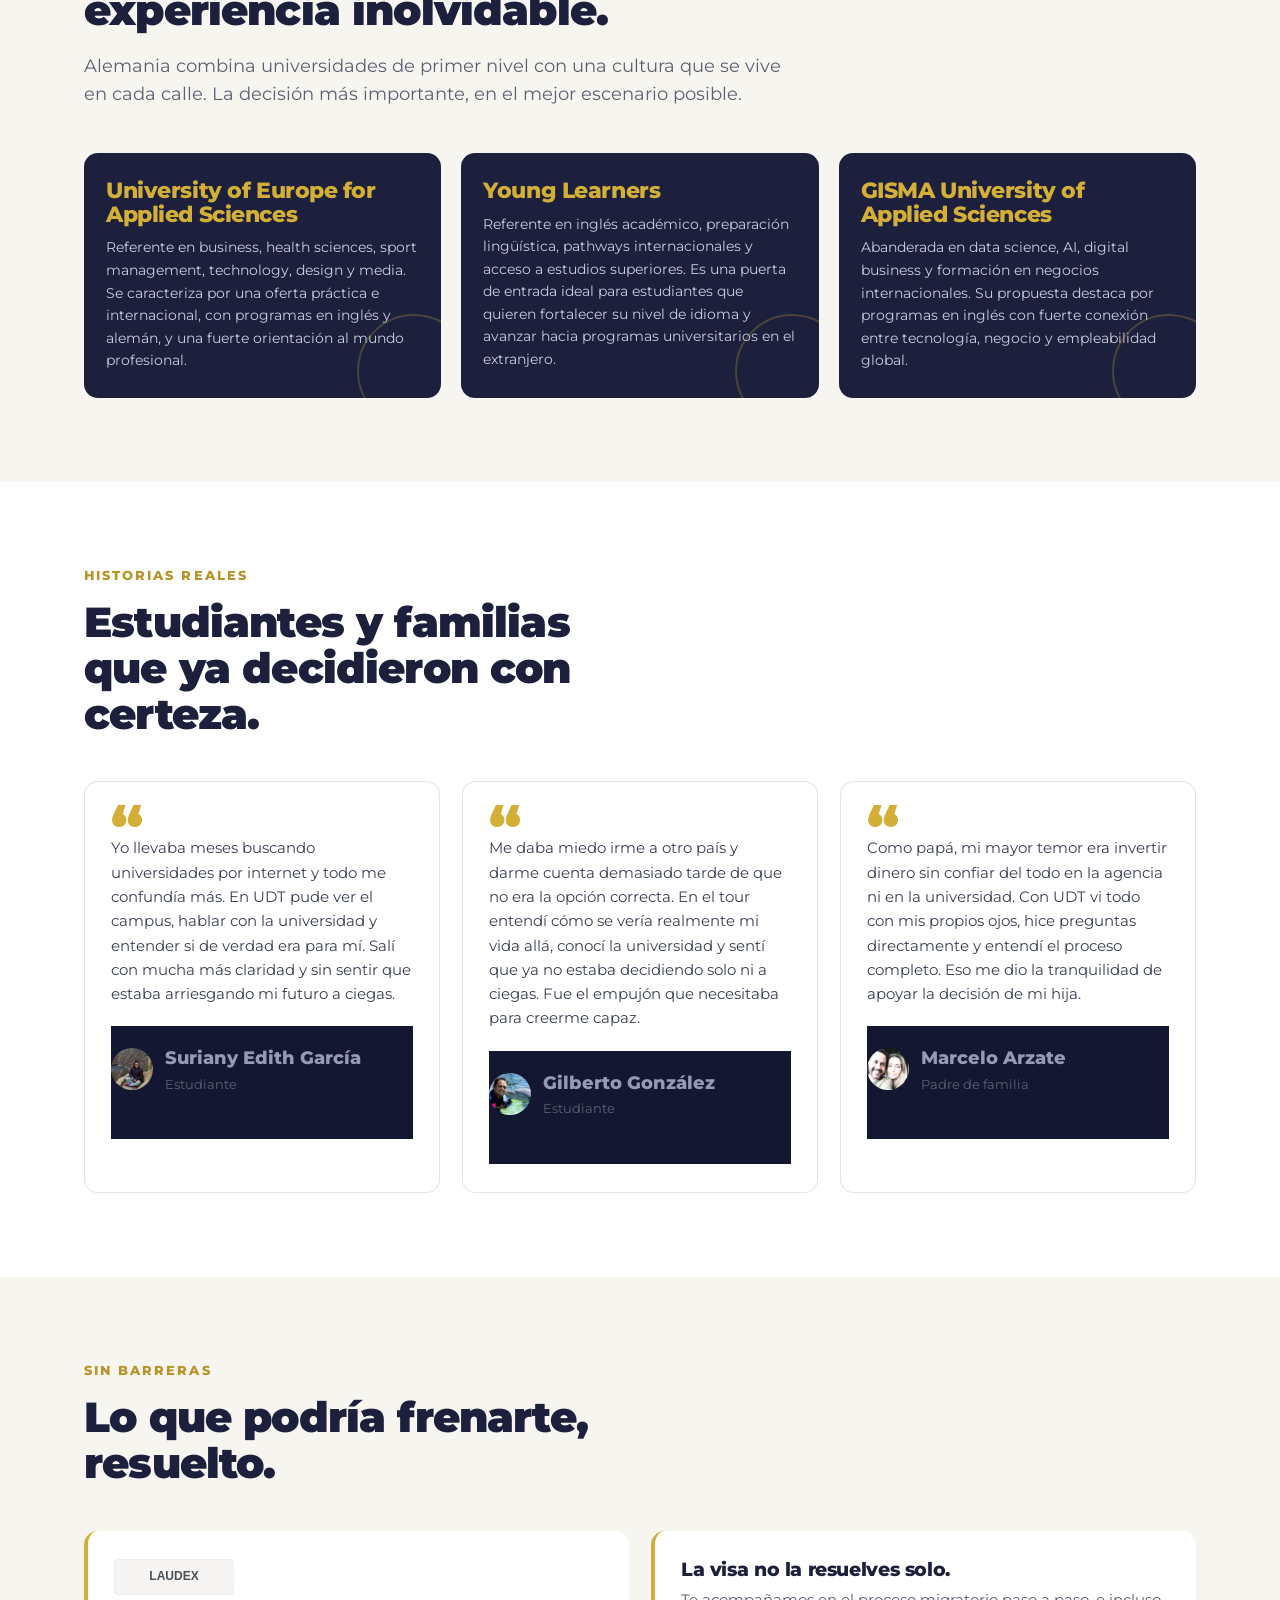
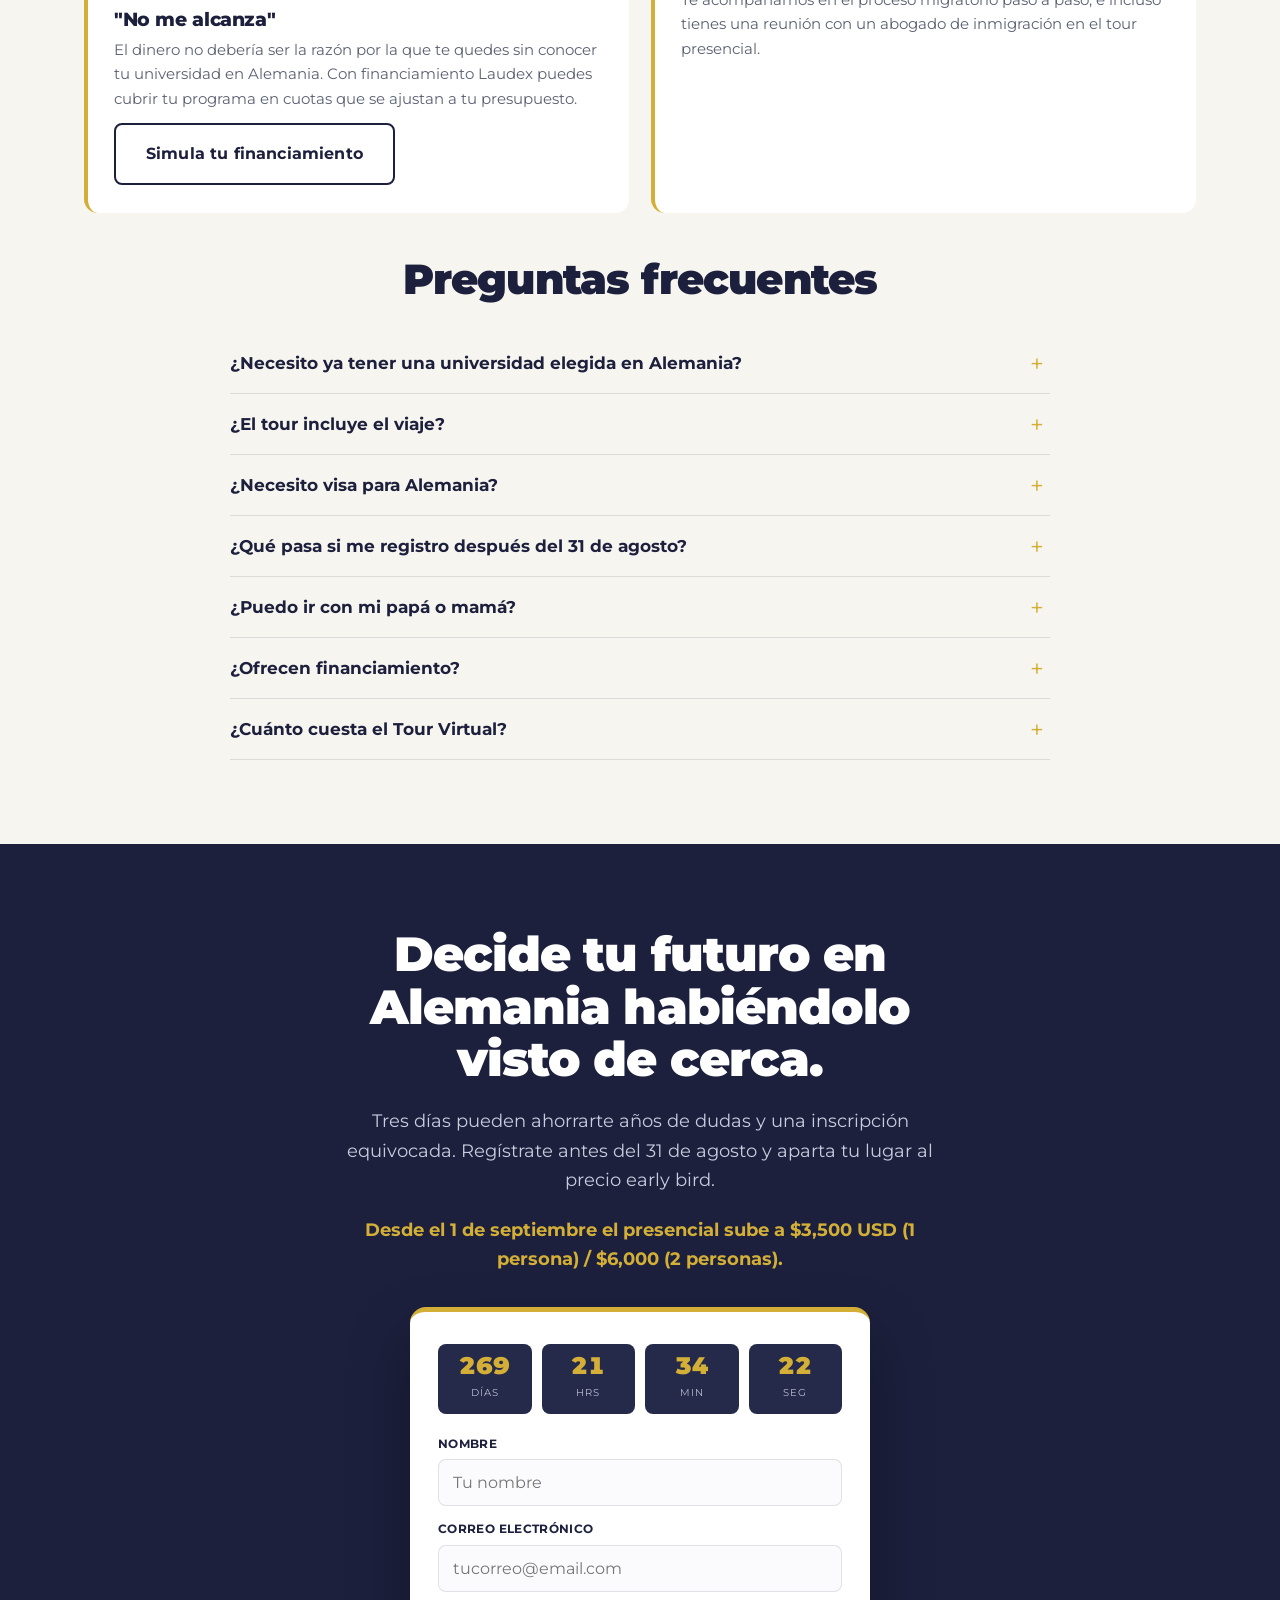
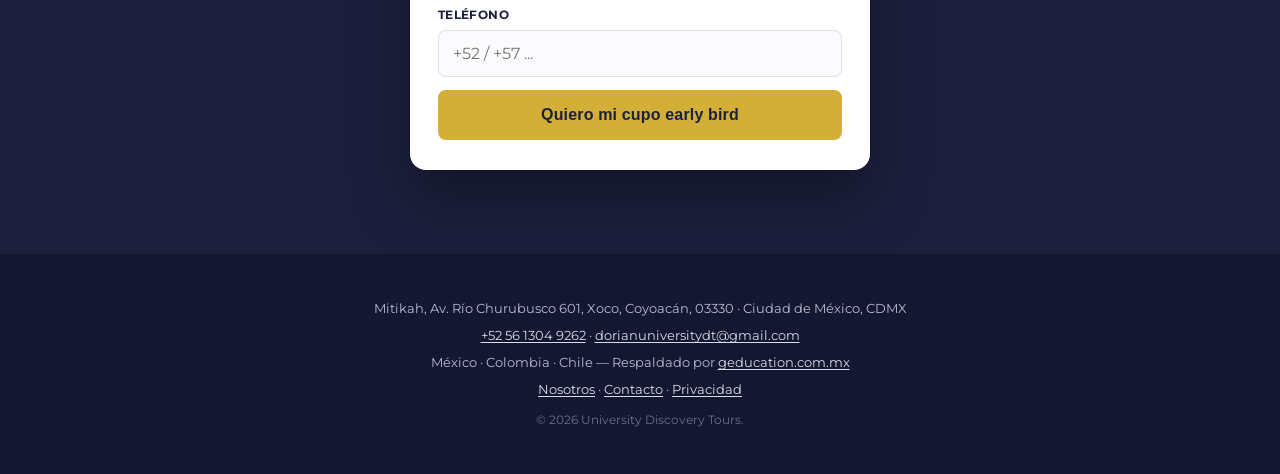
<file: alemania.html>
<!DOCTYPE html>
<html lang="es">
<head>
<meta charset="UTF-8">
<meta name="viewport" content="width=device-width, initial-scale=1.0">
<title>University Discovery Tours Alemania — Conoce tu universidad antes de decidir</title>
<meta name="description" content="Vive 3 días como universitario en Alemania: conoce desde dentro University of Europe, Young Learners y GISMA antes de elegir. Regístrate al early bird hasta el 31 de agosto.">
<link rel="canonical" href="https://globaluniversitytours.com.mx/alemania">

<!-- Open Graph -->
<meta property="og:type" content="website">
<meta property="og:site_name" content="University Discovery Tours">
<meta property="og:title" content="University Discovery Tours Alemania — Conoce tu universidad antes de decidir">
<meta property="og:description" content="Vive 3 días como universitario en Alemania: conoce desde dentro University of Europe, Young Learners y GISMA antes de elegir. Regístrate al early bird hasta el 31 de agosto.">
<meta property="og:image" content="https://globaluniversitytours.com.mx/assets/img/destino-alemania.jpg">
<meta property="og:url" content="https://globaluniversitytours.com.mx/alemania">
<meta property="og:locale" content="es_LA">

<!-- Twitter Card -->
<meta name="twitter:card" content="summary_large_image">
<meta name="twitter:title" content="University Discovery Tours Alemania — Conoce tu universidad antes de decidir">
<meta name="twitter:description" content="Vive 3 días como universitario en Alemania: conoce desde dentro University of Europe, Young Learners y GISMA antes de elegir.">
<meta name="twitter:image" content="https://globaluniversitytours.com.mx/assets/img/destino-alemania.jpg">

<!-- Structured data -->
<script type="application/ld+json">
{
  "@context": "https://schema.org",
  "@type": "Organization",
  "name": "University Discovery Tours",
  "alternateName": "UDT",
  "url": "https://globaluniversitytours.com.mx/",
  "logo": "https://globaluniversitytours.com.mx/assets/img/logo-udt.png",
  "sameAs": [
    "https://www.facebook.com/share/1DwJ8RsVLq/?mibextid=wwXIfr",
    "https://www.instagram.com/udiscoverytours"
  ],
  "address": {
    "@type": "PostalAddress",
    "streetAddress": "Av. Río Churubusco 601, Xoco, Coyoacán",
    "postalCode": "03330",
    "addressLocality": "Ciudad de México",
    "addressRegion": "CDMX",
    "addressCountry": "MX"
  },
  "contactPoint": {
    "@type": "ContactPoint",
    "telephone": "+52-56-1304-9262",
    "email": "dorianuniversitydt@gmail.com",
    "contactType": "customer service",
    "areaServed": ["MX", "CO", "CL"],
    "availableLanguage": ["Spanish"]
  }
}
</script>
<script type="application/ld+json">
{
  "@context": "https://schema.org",
  "@type": "FAQPage",
  "mainEntity": [
    {"@type": "Question", "name": "¿Necesito ya tener una universidad elegida en Alemania?", "acceptedAnswer": {"@type": "Answer", "text": "No. El tour existe justamente para ayudarte a decidir entre University of Europe, Young Learners y GISMA."}},
    {"@type": "Question", "name": "¿El tour incluye el viaje?", "acceptedAnswer": {"@type": "Answer", "text": "Depende de la modalidad: el Virtual es asesoría en línea; el Presencial incluye boleto de avión, alojamiento y transporte entre campus."}},
    {"@type": "Question", "name": "¿Necesito visa para Alemania?", "acceptedAnswer": {"@type": "Answer", "text": "Depende de tu nacionalidad. Nuestro equipo de asesoría legal y migratoria te orienta paso a paso sobre el trámite que te corresponde."}},
    {"@type": "Question", "name": "¿Qué pasa si me registro después del 31 de agosto?", "acceptedAnswer": {"@type": "Answer", "text": "Pierdes el precio early bird: el presencial sube de $3,000 a $3,500 USD (1 persona) a partir del 1 de septiembre."}},
    {"@type": "Question", "name": "¿Puedo ir con mi papá o mamá?", "acceptedAnswer": {"@type": "Answer", "text": "Sí. La tarifa de 2 personas ($5,300 early bird) sale más conveniente que dos individuales."}},
    {"@type": "Question", "name": "¿Ofrecen financiamiento?", "acceptedAnswer": {"@type": "Answer", "text": "Sí, planes de pago y financiamiento a través de Laudex."}},
    {"@type": "Question", "name": "¿Cuánto cuesta el Tour Virtual?", "acceptedAnswer": {"@type": "Answer", "text": "$500 USD (solo asesoría, sin viaje)."}}
  ]
}
</script>
<script type="application/ld+json">
{
  "@context": "https://schema.org",
  "@type": "Product",
  "name": "Tour Presencial UDT — Alemania",
  "description": "3 días conociendo desde dentro University of Europe, Young Learners y GISMA, con reuniones 1:1 con admisiones. Incluye boleto de avión y alojamiento.",
  "url": "https://globaluniversitytours.com.mx/alemania",
  "brand": {"@type": "Brand", "name": "University Discovery Tours"},
  "offers": [
    {"@type": "Offer", "name": "1 persona", "price": "3000", "priceCurrency": "USD", "priceValidUntil": "2026-08-31", "availability": "https://schema.org/InStock", "url": "https://globaluniversitytours.com.mx/alemania"},
    {"@type": "Offer", "name": "2 personas", "price": "5300", "priceCurrency": "USD", "priceValidUntil": "2026-08-31", "availability": "https://schema.org/InStock", "url": "https://globaluniversitytours.com.mx/alemania"}
  ]
}
</script>

<link rel="icon" href="assets/img/favicon.png">
<link rel="preconnect" href="https://fonts.googleapis.com">
<link rel="preconnect" href="https://fonts.gstatic.com" crossorigin>
<link href="https://fonts.googleapis.com/css2?family=Montserrat:wght@400;500;600;700;800;900&display=swap" rel="stylesheet">
<link rel="stylesheet" href="css/style.css">
</head>
<body>

<!-- ============================================================
     HEADER — sin menú de navegación: marca + pastilla de urgencia
     + el único CTA de la página (ancla al formulario).
============================================================ -->
<header>
  <div class="wrap hd">
    <a href="#top" class="brand">
      <img src="assets/img/logo-udt.png" alt="University Discovery Tours" class="brand-logo">
    </a>
    <div class="hd-right">
      <span class="deadline-pill"><i></i>Early bird hasta el 31 de agosto</span>
      <a href="https://wa.me/525613049262?text=Hola%2C%20quiero%20m%C3%A1s%20informaci%C3%B3n%20sobre%20los%20tours%20de%20UDT" target="_blank" rel="noopener noreferrer" class="hd-ghost">Escríbenos</a>
      <a href="#registro" class="btn">Quiero mi cupo</a>
    </div>
  </div>
</header>

<a id="top"></a>

<!-- ============================================================
     HERO — único H1 de la página + formulario real (id="registro")
     Landing específica de Alemania: fondo con Múnich.
============================================================ -->
<section class="hero" style="background-image: linear-gradient(100deg, rgba(20, 23, 49, .95) 32%, rgba(20, 23, 49, .78) 62%, rgba(20, 23, 49, .55) 100%), url('assets/img/destino-alemania.jpg'); background-position: center 30%; background-size: cover; background-repeat: no-repeat;">
  <div class="wrap hero-grid">
    <div class="reveal in">
      <div class="edition-badge">
        <svg class="flag-icon" viewBox="0 0 5 3" xmlns="http://www.w3.org/2000/svg" role="img" aria-label="Bandera de Alemania">
          <rect width="5" height="1" y="0" fill="#000000"/>
          <rect width="5" height="1" y="1" fill="#DD0000"/>
          <rect width="5" height="1" y="2" fill="#FFCE00"/>
        </svg>
        Edición Alemania
      </div>
      <span class="eyebrow">3 días · universidades en Alemania</span>
      <h1>Vive 3 días como universitario en Alemania, <em>antes de decidir.</em></h1>
      <p class="sub">
        Un viaje académico para estudiantes: conoce desde dentro las mejores universidades de
        Alemania, vive la experiencia en el campus y descubre la carrera que te apasiona.
      </p>
      <p class="sub" style="font-weight:700;color:#fff;margin-top:14px;">
        Explora. Descubre. Decide tu futuro.
      </p>
      <ul class="trust">
        <li><b>3</b> días</li>
        <li><b>3</b> universidades</li>
        <li><b>+15</b> áreas de estudio</li>
        <li>Reuniones <b>1:1</b> con admisiones</li>
      </ul>
    </div>

    <div class="reveal in" id="registro">
      <div class="formcard">
        <h2 class="formcard__title">Aparta tu lugar en Alemania al precio early bird</h2>
        <p class="cap">El precio sube el 1 de septiembre. Regístrate hoy.</p>

        <div class="countdown" id="countdown-hero">
          <div class="cd-box"><b data-cd="d">--</b><small>días</small></div>
          <div class="cd-box"><b data-cd="h">--</b><small>hrs</small></div>
          <div class="cd-box"><b data-cd="m">--</b><small>min</small></div>
          <div class="cd-box"><b data-cd="s">--</b><small>seg</small></div>
        </div>

        <form class="lead-form" id="lead-form" data-form-location="hero" novalidate>
          <div class="field">
            <label for="nombre-hero">Nombre</label>
            <input type="text" id="nombre-hero" name="nombre" data-field="nombre" required placeholder="Tu nombre" autocomplete="name">
          </div>
          <div class="field">
            <label for="email-hero">Correo electrónico</label>
            <input type="email" id="email-hero" name="email" data-field="email" required placeholder="tucorreo@email.com" autocomplete="email">
          </div>
          <div class="field">
            <label for="telefono-hero">Teléfono</label>
            <input type="tel" id="telefono-hero" name="telefono" data-field="telefono" required placeholder="+52 / +57 ..." autocomplete="tel">
          </div>

          <!-- Landing fija a Alemania: no se pregunta destino, va directo en un oculto -->
          <input type="hidden" name="destino" value="alemania">

          <!-- Campos ocultos de atribución, poblados por js/main.js -->
          <input type="hidden" name="utm_source" data-utm="utm_source">
          <input type="hidden" name="utm_medium" data-utm="utm_medium">
          <input type="hidden" name="utm_campaign" data-utm="utm_campaign">
          <input type="hidden" name="utm_content" data-utm="utm_content">
          <input type="hidden" name="utm_term" data-utm="utm_term">

          <!-- Honeypot antibots: invisible para personas, los bots lo completan -->
          <input type="text" name="website" tabindex="-1" autocomplete="off"
                 aria-hidden="true" style="position:absolute;left:-9999px;opacity:0">

          <button type="submit" class="btn btn-block">Quiero mi cupo early bird</button>
          <p id="form-status" role="status" aria-live="polite" style="display:none"></p>
        </form>

        <p class="urg">Precio early bird hasta el <b>31 de agosto</b>. Después sube.</p>
      </div>
    </div>
  </div>
</section>

<main>

  <!-- ============================================================
       EL PROBLEMA
  ============================================================ -->
  <section class="block bg-navy" aria-labelledby="problema-h2">
    <div class="wrap problem-inner reveal">
      <div class="sec-eyebrow">El problema</div>
      <h2 class="title" id="problema-h2">No es un viaje a Alemania. Es la decisión de tu vida.</h2>
      <p>Vas a invertir años y una cantidad importante de dinero en una universidad en Alemania que probablemente solo has visto en fotos. El campus, el ambiente, el nivel real de los programas, cómo se vive la ciudad: nada de eso se entiende desde una pantalla. Y cuando ya estás inscrito, cambiar de opinión sale caro.</p>
      <p class="kick">La mayoría decide con folletos y rankings. Tú puedes decidir habiéndolo visto con tus propios ojos.</p>
    </div>
  </section>

  <!-- ============================================================
       EL ITINERARIO — desglose de 3 días + modalidades
  ============================================================ -->
  <section class="block" id="modalidades" aria-labelledby="itinerario-h2">
    <div class="wrap">
      <div class="reveal">
        <div class="sec-eyebrow">El itinerario</div>
        <h2 class="title" id="itinerario-h2">Qué pasa en esos 3 días.</h2>
        <p class="lead">Una experiencia diseñada para que regreses a casa con claridad absoluta.</p>
      </div>

      <div class="itin-grid reveal">
        <article class="itin-card">
          <span class="itin-day">Día 1</span>
          <h3>Llegada y orientación</h3>
          <p>Aterrizas en Alemania, conoces el entorno y a tu grupo de UDT antes de empezar el recorrido.</p>
        </article>
        <article class="itin-card">
          <span class="itin-day">Día 2</span>
          <h3>Campus y universidades aliadas</h3>
          <p>Recorres los 3 campus, te sientas en clases muestra y conoces de cerca las áreas de estudio disponibles.</p>
        </article>
        <article class="itin-card">
          <span class="itin-day">Día 3</span>
          <h3>Admisiones y cierre</h3>
          <p>Reunión 1:1 con admisiones para resolver dudas de ingreso, becas y visa antes de volver a casa.</p>
        </article>
      </div>

      <div class="section-photo reveal">
        <img src="assets/img/alemania-cultura.jpg" alt="Puerta de Brandeburgo, Berlín" loading="lazy">
      </div>

      <div class="mods reveal">
        <article class="mod">
          <h3>Tour Virtual</h3>
          <p class="modsub">Toda la asesoría sobre estudiar en Alemania, sin el viaje.</p>
          <ul>
            <li>Evaluación de perfil por un especialista</li>
            <li>Selección personalizada de universidades en Alemania</li>
            <li>Entrevista con el director académico</li>
            <li>Invitación al proceso de admisión y becas</li>
            <li>Opciones de financiamiento</li>
            <li>Asesoría legal sobre trámites migratorios</li>
            <li>Kit para estudiantes UDT</li>
          </ul>
          <div class="priceline">$500 <small>USD</small></div>
        </article>

        <article class="mod feat">
          <span class="tag">Experiencia completa</span>
          <h3>Tour Presencial</h3>
          <p class="modsub">Todo lo del Virtual, más el viaje a Alemania: boleto de avión y alojamiento incluidos.</p>
          <ul>
            <li>Boleto de avión</li>
            <li>Alojamiento</li>
            <li>Transporte entre campus</li>
            <li>Reunión exclusiva con el director de tu facultad</li>
            <li>Reunión con un abogado de inmigración</li>
            <li>Descansos para café + Kit UDT</li>
          </ul>
          <table class="ptable">
            <tr><th class="rowh">&nbsp;</th><th>1 persona</th><th>2 personas</th></tr>
            <tr class="ebrow"><td class="rowh">Early bird<br><small>hasta 31 ago</small></td><td class="eb"><b>$3,000</b></td><td class="eb"><b>$5,300</b></td></tr>
            <tr><td class="rowh" style="text-decoration:none;color:var(--muted)">Regular<br><small>desde 1 sep</small></td><td class="reg">$3,500</td><td class="reg">$6,000</td></tr>
          </table>
          <p class="plan-note">Precios en USD · Planes de pago disponibles · Ideal venir con papá o mamá (2 personas sale más a cuenta).</p>
        </article>

        <article class="mod">
          <span class="tag tag--dark">A medida</span>
          <h3>Paquete Premium</h3>
          <p class="modsub">Una experiencia en Alemania diseñada a tu medida.</p>
          <ul>
            <li>Todo lo del Tour Presencial</li>
            <li>Itinerario y universidades a tu medida</li>
            <li>Acompañamiento uno a uno según tu perfil</li>
          </ul>
          <div class="priceline priceline--small">A medida <small>según tu solicitud</small></div>
          <p class="plan-note">Agenda una asesoría personalizada con nuestro equipo para armar tu experiencia.</p>
          <a href="#registro" class="btn btn-ghost btn-block">Solicitar asesoría personalizada</a>
        </article>
      </div>
    </div>
  </section>

  <!-- ============================================================
       UNIVERSIDADES ALIADAS
  ============================================================ -->
  <section class="block bg-cream" aria-labelledby="universidades-h2">
    <div class="wrap">
      <div class="reveal">
        <div class="sec-eyebrow">Universidades aliadas</div>
        <h2 class="title" id="universidades-h2">3 campus, una experiencia inolvidable.</h2>
        <p class="lead">
          Alemania combina universidades de primer nivel con una cultura que se vive en cada
          calle. La decisión más importante, en el mejor escenario posible.
        </p>
      </div>

      <div class="dgrid dgrid--3 reveal">
        <article class="dcard">
          <h3>University of Europe for Applied Sciences</h3>
          <p>Referente en business, health sciences, sport management, technology, design y media. Se caracteriza por una oferta práctica e internacional, con programas en inglés y alemán, y una fuerte orientación al mundo profesional.</p>
        </article>
        <article class="dcard">
          <h3>Young Learners</h3>
          <p>Referente en inglés académico, preparación lingüística, pathways internacionales y acceso a estudios superiores. Es una puerta de entrada ideal para estudiantes que quieren fortalecer su nivel de idioma y avanzar hacia programas universitarios en el extranjero.</p>
        </article>
        <article class="dcard">
          <h3>GISMA University of Applied Sciences</h3>
          <p>Abanderada en data science, AI, digital business y formación en negocios internacionales. Su propuesta destaca por programas en inglés con fuerte conexión entre tecnología, negocio y empleabilidad global.</p>
        </article>
      </div>
    </div>
  </section>

  <!-- ============================================================
       PRUEBA SOCIAL
  ============================================================ -->
  <section class="block" aria-labelledby="testimonios-h2">
    <div class="wrap">
      <div class="reveal">
        <div class="sec-eyebrow">Historias reales</div>
        <h2 class="title" id="testimonios-h2">Estudiantes y familias que ya decidieron con certeza.</h2>
      </div>
      <div class="tgrid reveal">
        <blockquote class="tcard">
          <div class="q">&ldquo;</div>
          <p>Yo llevaba meses buscando universidades por internet y todo me confundía más. En UDT pude ver el campus, hablar con la universidad y entender si de verdad era para mí. Salí con mucha más claridad y sin sentir que estaba arriesgando mi futuro a ciegas.</p>
          <footer class="who"><img class="av" src="assets/img/testimonio-suriany.jpg" alt="Suriany Edith García"><div><b>Suriany Edith García</b><small>Estudiante</small></div></footer>
        </blockquote>
        <blockquote class="tcard">
          <div class="q">&ldquo;</div>
          <p>Me daba miedo irme a otro país y darme cuenta demasiado tarde de que no era la opción correcta. En el tour entendí cómo se vería realmente mi vida allá, conocí la universidad y sentí que ya no estaba decidiendo solo ni a ciegas. Fue el empujón que necesitaba para creerme capaz.</p>
          <footer class="who"><img class="av" src="assets/img/testimonio-gilberto.jpg" alt="Gilberto González"><div><b>Gilberto González</b><small>Estudiante</small></div></footer>
        </blockquote>
        <blockquote class="tcard">
          <div class="q">&ldquo;</div>
          <p>Como papá, mi mayor temor era invertir dinero sin confiar del todo en la agencia ni en la universidad. Con UDT vi todo con mis propios ojos, hice preguntas directamente y entendí el proceso completo. Eso me dio la tranquilidad de apoyar la decisión de mi hija.</p>
          <footer class="who"><img class="av" src="assets/img/testimonio-marcelo.jpg" alt="Marcelo Arzate"><div><b>Marcelo Arzate</b><small>Padre de familia</small></div></footer>
        </blockquote>
      </div>
    </div>
  </section>

  <!-- ============================================================
       REDUCTORES DE OBJECIONES + FAQ
  ============================================================ -->
  <section class="block bg-cream" aria-labelledby="objeciones-h2">
    <div class="wrap">
      <div class="reveal">
        <div class="sec-eyebrow">Sin barreras</div>
        <h2 class="title" id="objeciones-h2">Lo que podría frenarte, resuelto.</h2>
      </div>

      <div class="obj reveal">
        <article class="ocard">
          <img class="ocard__logo" src="assets/img/laudex-logo.svg" alt="Logo Laudex" width="120">
          <h3>"No me alcanza"</h3>
          <p>
            El dinero no debería ser la razón por la que te quedes sin conocer tu universidad en
            Alemania. Con financiamiento Laudex puedes cubrir tu programa en cuotas que se ajustan
            a tu presupuesto.
          </p>
          <a href="https://www.laudex.mx/university-discovery-tour" target="_blank" rel="noopener noreferrer" data-laudex-trigger class="btn btn-ghost laudex-trigger">Simula tu financiamiento</a>
        </article>
        <article class="ocard">
          <h3>La visa no la resuelves solo.</h3>
          <p>
            Te acompañamos en el proceso migratorio paso a paso, e incluso tienes una reunión con
            un abogado de inmigración en el tour presencial.
          </p>
        </article>
      </div>

      <div class="faq reveal" id="faq">
        <h2 class="title faq__title">Preguntas frecuentes</h2>

        <div class="qa">
          <button type="button" aria-expanded="false">¿Necesito ya tener una universidad elegida en Alemania?</button>
          <div class="ans"><p>No. El tour existe justamente para ayudarte a decidir entre University of Europe, Young Learners y GISMA.</p></div>
        </div>
        <div class="qa">
          <button type="button" aria-expanded="false">¿El tour incluye el viaje?</button>
          <div class="ans"><p>Depende de la modalidad: el Virtual es asesoría en línea; el Presencial incluye boleto de avión, alojamiento y transporte entre campus.</p></div>
        </div>
        <div class="qa">
          <button type="button" aria-expanded="false">¿Necesito visa para Alemania?</button>
          <div class="ans"><p>Depende de tu nacionalidad. Nuestro equipo de asesoría legal y migratoria te orienta paso a paso sobre el trámite que te corresponde.</p></div>
        </div>
        <div class="qa">
          <button type="button" aria-expanded="false">¿Qué pasa si me registro después del 31 de agosto?</button>
          <div class="ans"><p>Pierdes el precio early bird: el presencial sube de $3,000 a $3,500 USD (1 persona) a partir del 1 de septiembre.</p></div>
        </div>
        <div class="qa">
          <button type="button" aria-expanded="false">¿Puedo ir con mi papá o mamá?</button>
          <div class="ans"><p>Sí. La tarifa de 2 personas ($5,300 early bird) sale más conveniente que dos individuales.</p></div>
        </div>
        <div class="qa">
          <button type="button" aria-expanded="false">¿Ofrecen financiamiento?</button>
          <div class="ans"><p>Sí, planes de pago y financiamiento a través de Laudex.</p></div>
        </div>
        <div class="qa">
          <button type="button" aria-expanded="false">¿Cuánto cuesta el Tour Virtual?</button>
          <div class="ans"><p>$500 USD (solo asesoría, sin viaje).</p></div>
        </div>
      </div>
    </div>
  </section>

  <!-- ============================================================
       CIERRE + CTA FINAL
  ============================================================ -->
  <section class="block bg-navy cierre" aria-labelledby="cierre-h2">
    <div class="wrap reveal">
      <h2 id="cierre-h2">Decide tu futuro en Alemania habiéndolo visto de cerca.</h2>
      <p>Tres días pueden ahorrarte años de dudas y una inscripción equivocada. Regístrate antes del 31 de agosto y aparta tu lugar al precio early bird.</p>
      <p class="urgbig">Desde el 1 de septiembre el presencial sube a $3,500 USD (1 persona) / $6,000 (2 personas).</p>

      <div class="formcard formcard--closing">
        <div class="countdown" id="countdown-closing">
          <div class="cd-box"><b data-cd="d">--</b><small>días</small></div>
          <div class="cd-box"><b data-cd="h">--</b><small>hrs</small></div>
          <div class="cd-box"><b data-cd="m">--</b><small>min</small></div>
          <div class="cd-box"><b data-cd="s">--</b><small>seg</small></div>
        </div>

        <form class="lead-form" id="lead-form" data-form-location="closing" novalidate>
          <div class="field">
            <label for="nombre-closing">Nombre</label>
            <input type="text" id="nombre-closing" name="nombre" data-field="nombre" required placeholder="Tu nombre" autocomplete="name">
          </div>
          <div class="field">
            <label for="email-closing">Correo electrónico</label>
            <input type="email" id="email-closing" name="email" data-field="email" required placeholder="tucorreo@email.com" autocomplete="email">
          </div>
          <div class="field">
            <label for="telefono-closing">Teléfono</label>
            <input type="tel" id="telefono-closing" name="telefono" data-field="telefono" required placeholder="+52 / +57 ..." autocomplete="tel">
          </div>

          <input type="hidden" name="destino" value="alemania">

          <input type="hidden" name="utm_source" data-utm="utm_source">
          <input type="hidden" name="utm_medium" data-utm="utm_medium">
          <input type="hidden" name="utm_campaign" data-utm="utm_campaign">
          <input type="hidden" name="utm_content" data-utm="utm_content">
          <input type="hidden" name="utm_term" data-utm="utm_term">

          <!-- Honeypot antibots: invisible para personas, los bots lo completan -->
          <input type="text" name="website" tabindex="-1" autocomplete="off"
                 aria-hidden="true" style="position:absolute;left:-9999px;opacity:0">

          <button type="submit" class="btn btn-block">Quiero mi cupo early bird</button>
          <p id="form-status" role="status" aria-live="polite" style="display:none"></p>
        </form>
      </div>
    </div>
  </section>

</main>

<footer>
  <div class="wrap ft">
    <div class="ft-info">
      <p class="ft-line">Mitikah, Av. Río Churubusco 601, Xoco, Coyoacán, 03330 · Ciudad de México, CDMX</p>
      <p class="ft-line"><a href="tel:+525613049262">+52 56 1304 9262</a> · <a href="mailto:dorianuniversitydt@gmail.com">dorianuniversitydt@gmail.com</a></p>
      <p class="ft-line">México · Colombia · Chile — Respaldado por <a href="https://geducation.com.mx/" target="_blank" rel="noopener noreferrer">geducation.com.mx</a></p>
      <p class="ft-line"><a href="/about">Nosotros</a> · <a href="/contact">Contacto</a> · <a href="/privacy">Privacidad</a></p>
      <p class="ft-copy">© <span id="year"></span> University Discovery Tours.</p>
    </div>
  </div>
</footer>

<script src="js/main.js"></script>
<script src="js/form-submit.js"></script>
</body>
</html>
</file>
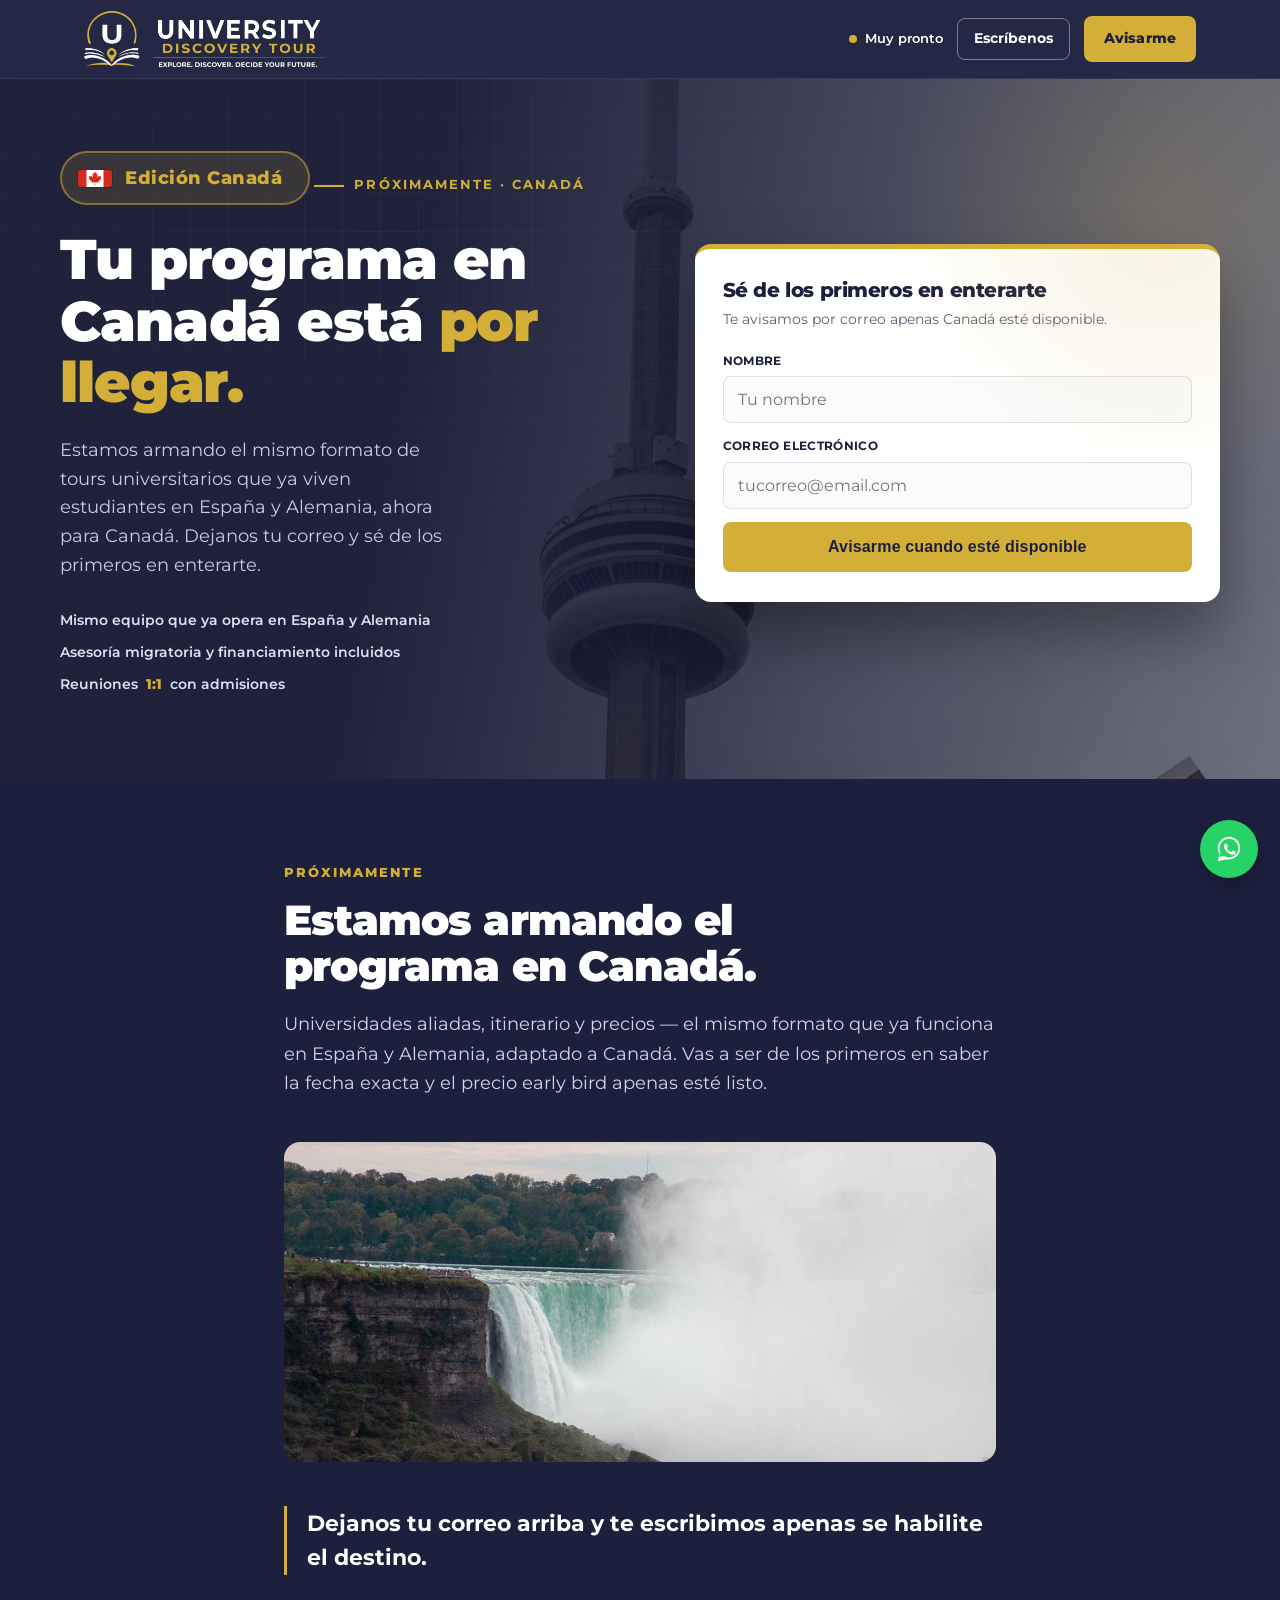
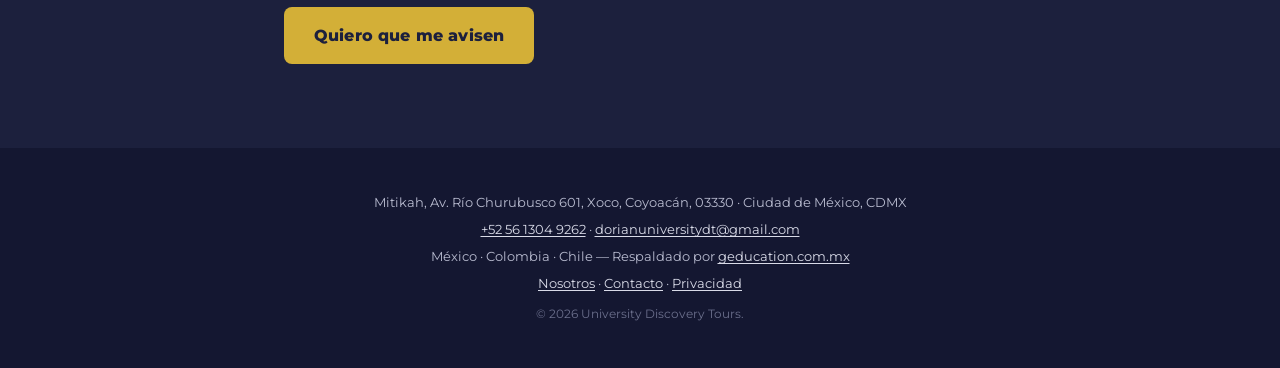
<file: canada.html>
<!DOCTYPE html>
<html lang="es">
<head>
<meta charset="UTF-8">
<meta name="viewport" content="width=device-width, initial-scale=1.0">
<title>University Discovery Tours Canadá — Próximamente</title>
<meta name="description" content="El programa de University Discovery Tours en Canadá está por llegar. Dejanos tu correo y te avisamos apenas esté disponible.">
<link rel="canonical" href="https://globaluniversitytours.com.mx/canada">

<!-- Open Graph -->
<meta property="og:type" content="website">
<meta property="og:site_name" content="University Discovery Tours">
<meta property="og:title" content="University Discovery Tours Canadá — Próximamente">
<meta property="og:description" content="El programa de University Discovery Tours en Canadá está por llegar. Dejanos tu correo y te avisamos apenas esté disponible.">
<meta property="og:image" content="https://globaluniversitytours.com.mx/assets/img/destino-canada.jpg">
<meta property="og:url" content="https://globaluniversitytours.com.mx/canada">
<meta property="og:locale" content="es_LA">

<!-- Twitter Card -->
<meta name="twitter:card" content="summary_large_image">
<meta name="twitter:title" content="University Discovery Tours Canadá — Próximamente">
<meta name="twitter:description" content="El programa de University Discovery Tours en Canadá está por llegar. Dejanos tu correo y te avisamos apenas esté disponible.">
<meta name="twitter:image" content="https://globaluniversitytours.com.mx/assets/img/destino-canada.jpg">

<!-- Structured data -->
<script type="application/ld+json">
{
  "@context": "https://schema.org",
  "@type": "Organization",
  "name": "University Discovery Tours",
  "alternateName": "UDT",
  "url": "https://globaluniversitytours.com.mx/",
  "logo": "https://globaluniversitytours.com.mx/assets/img/logo-udt.png",
  "sameAs": [
    "https://www.facebook.com/share/1DwJ8RsVLq/?mibextid=wwXIfr",
    "https://www.instagram.com/udiscoverytours"
  ],
  "address": {
    "@type": "PostalAddress",
    "streetAddress": "Av. Río Churubusco 601, Xoco, Coyoacán",
    "postalCode": "03330",
    "addressLocality": "Ciudad de México",
    "addressRegion": "CDMX",
    "addressCountry": "MX"
  },
  "contactPoint": {
    "@type": "ContactPoint",
    "telephone": "+52-56-1304-9262",
    "email": "dorianuniversitydt@gmail.com",
    "contactType": "customer service",
    "areaServed": ["MX", "CO", "CL"],
    "availableLanguage": ["Spanish"]
  }
}
</script>

<link rel="icon" href="assets/img/favicon.png">
<link rel="preconnect" href="https://fonts.googleapis.com">
<link rel="preconnect" href="https://fonts.gstatic.com" crossorigin>
<link href="https://fonts.googleapis.com/css2?family=Montserrat:wght@400;500;600;700;800;900&display=swap" rel="stylesheet">
<link rel="stylesheet" href="css/style.css">
</head>
<body>

<!-- ============================================================
     HEADER — sin menú de navegación. Sin pastilla de "early bird"
     (todavía no hay fecha ni precio): pastilla de "Muy pronto".
============================================================ -->
<header>
  <div class="wrap hd">
    <a href="#top" class="brand">
      <img src="assets/img/logo-udt.png" alt="University Discovery Tours" class="brand-logo">
    </a>
    <div class="hd-right">
      <span class="deadline-pill"><i></i>Muy pronto</span>
      <a href="https://wa.me/525613049262?text=Hola%2C%20quiero%20m%C3%A1s%20informaci%C3%B3n%20sobre%20los%20tours%20de%20UDT" target="_blank" rel="noopener noreferrer" class="hd-ghost">Escríbenos</a>
      <a href="#registro" class="btn">Avisarme</a>
    </div>
  </div>
</header>

<a id="top"></a>

<!-- ============================================================
     HERO — único H1 de la página + formulario de aviso (no de
     registro: todavía no hay itinerario, universidades ni precio
     confirmados para Canadá).
============================================================ -->
<section class="hero" style="background-image: linear-gradient(100deg, rgba(20, 23, 49, .95) 32%, rgba(20, 23, 49, .78) 62%, rgba(20, 23, 49, .55) 100%), url('assets/img/destino-canada.jpg'); background-position: center 35%; background-size: cover; background-repeat: no-repeat;">
  <div class="wrap hero-grid">
    <div class="reveal in">
      <div class="edition-badge">
        <svg class="flag-icon" viewBox="0 0 9600 4800" xmlns="http://www.w3.org/2000/svg" role="img" aria-label="Bandera de Canadá">
          <path fill="#d52b1e" d="M0 0h2400l99 99h4602l99-99h2400v4800H7200l-99-99H2499l-99 99H0z"/>
          <path fill="#fff" d="M2400 0h4800v4800H2400zm2490 4430l-45-863a95 95 0 01111-98l859 151-116-320a65 65 0 0120-73l941-762-212-99a65 65 0 01-34-79l186-572-542 115a65 65 0 01-73-38l-105-247-423 454a65 65 0 01-111-57l204-1052-327 189a65 65 0 01-91-27l-332-652-332 652a65 65 0 01-91 27l-327-189 204 1052a65 65 0 01-111 57l-423-454-105 247a65 65 0 01-73 38l-542-115 186 572a65 65 0 01-34 79l-212 99 941 762a65 65 0 0120 73l-116 320 859-151a95 95 0 01111 98l-45 863z"/>
        </svg>
        Edición Canadá
      </div>
      <span class="eyebrow">Próximamente · Canadá</span>
      <h1>Tu programa en Canadá está <em>por llegar.</em></h1>
      <p class="sub">
        Estamos armando el mismo formato de tours universitarios que ya viven estudiantes en
        España y Alemania, ahora para Canadá. Dejanos tu correo y sé de los primeros en enterarte.
      </p>
      <ul class="trust">
        <li>Mismo equipo que ya opera en España y Alemania</li>
        <li>Asesoría migratoria y financiamiento incluidos</li>
        <li>Reuniones <b>1:1</b> con admisiones</li>
      </ul>
    </div>

    <div class="reveal in" id="registro">
      <div class="formcard">
        <h2 class="formcard__title">Sé de los primeros en enterarte</h2>
        <p class="cap">Te avisamos por correo apenas Canadá esté disponible.</p>

        <form class="lead-form" id="lead-form" data-form-location="hero" novalidate>
          <div class="field">
            <label for="nombre-hero">Nombre</label>
            <input type="text" id="nombre-hero" name="nombre" data-field="nombre" required placeholder="Tu nombre" autocomplete="name">
          </div>
          <div class="field">
            <label for="email-hero">Correo electrónico</label>
            <input type="email" id="email-hero" name="email" data-field="email" required placeholder="tucorreo@email.com" autocomplete="email">
          </div>

          <!-- Landing de "avisame": destino fijo + tipo=waitlist para diferenciarlo
               de un registro real en el backend/hoja de cálculo. -->
          <input type="hidden" name="destino" value="canada">
          <input type="hidden" name="tipo" value="waitlist">

          <!-- Campos ocultos de atribución, poblados por js/main.js -->
          <input type="hidden" name="utm_source" data-utm="utm_source">
          <input type="hidden" name="utm_medium" data-utm="utm_medium">
          <input type="hidden" name="utm_campaign" data-utm="utm_campaign">
          <input type="hidden" name="utm_content" data-utm="utm_content">
          <input type="hidden" name="utm_term" data-utm="utm_term">

          <!-- Honeypot antibots: invisible para personas, los bots lo completan -->
          <input type="text" name="website" tabindex="-1" autocomplete="off"
                 aria-hidden="true" style="position:absolute;left:-9999px;opacity:0">

          <button type="submit" class="btn btn-block">Avisarme cuando esté disponible</button>
          <p id="form-status" role="status" aria-live="polite" style="display:none"></p>
        </form>
      </div>
    </div>
  </div>
</section>

<main>

  <!-- ============================================================
       PRÓXIMAMENTE
  ============================================================ -->
  <section class="block bg-navy" aria-labelledby="proximamente-h2">
    <div class="wrap problem-inner reveal">
      <div class="sec-eyebrow">Próximamente</div>
      <h2 class="title" id="proximamente-h2">Estamos armando el programa en Canadá.</h2>
      <p>Universidades aliadas, itinerario y precios — el mismo formato que ya funciona en España y Alemania, adaptado a Canadá. Vas a ser de los primeros en saber la fecha exacta y el precio early bird apenas esté listo.</p>

      <div class="section-photo reveal">
        <img src="assets/img/canada-cultura.jpg" alt="Cataratas del Niágara" loading="lazy">
      </div>

      <p class="kick">Dejanos tu correo arriba y te escribimos apenas se habilite el destino.</p>
      <p style="margin-top:32px;">
        <a href="#registro" class="btn">Quiero que me avisen</a>
      </p>
    </div>
  </section>

</main>

<footer>
  <div class="wrap ft">
    <div class="ft-info">
      <p class="ft-line">Mitikah, Av. Río Churubusco 601, Xoco, Coyoacán, 03330 · Ciudad de México, CDMX</p>
      <p class="ft-line"><a href="tel:+525613049262">+52 56 1304 9262</a> · <a href="mailto:dorianuniversitydt@gmail.com">dorianuniversitydt@gmail.com</a></p>
      <p class="ft-line">México · Colombia · Chile — Respaldado por <a href="https://geducation.com.mx/" target="_blank" rel="noopener noreferrer">geducation.com.mx</a></p>
      <p class="ft-line"><a href="/about">Nosotros</a> · <a href="/contact">Contacto</a> · <a href="/privacy">Privacidad</a></p>
      <p class="ft-copy">© <span id="year"></span> University Discovery Tours.</p>
    </div>
  </div>
</footer>

<script src="js/main.js"></script>
<script src="js/form-submit.js"></script>
</body>
</html>
</file>
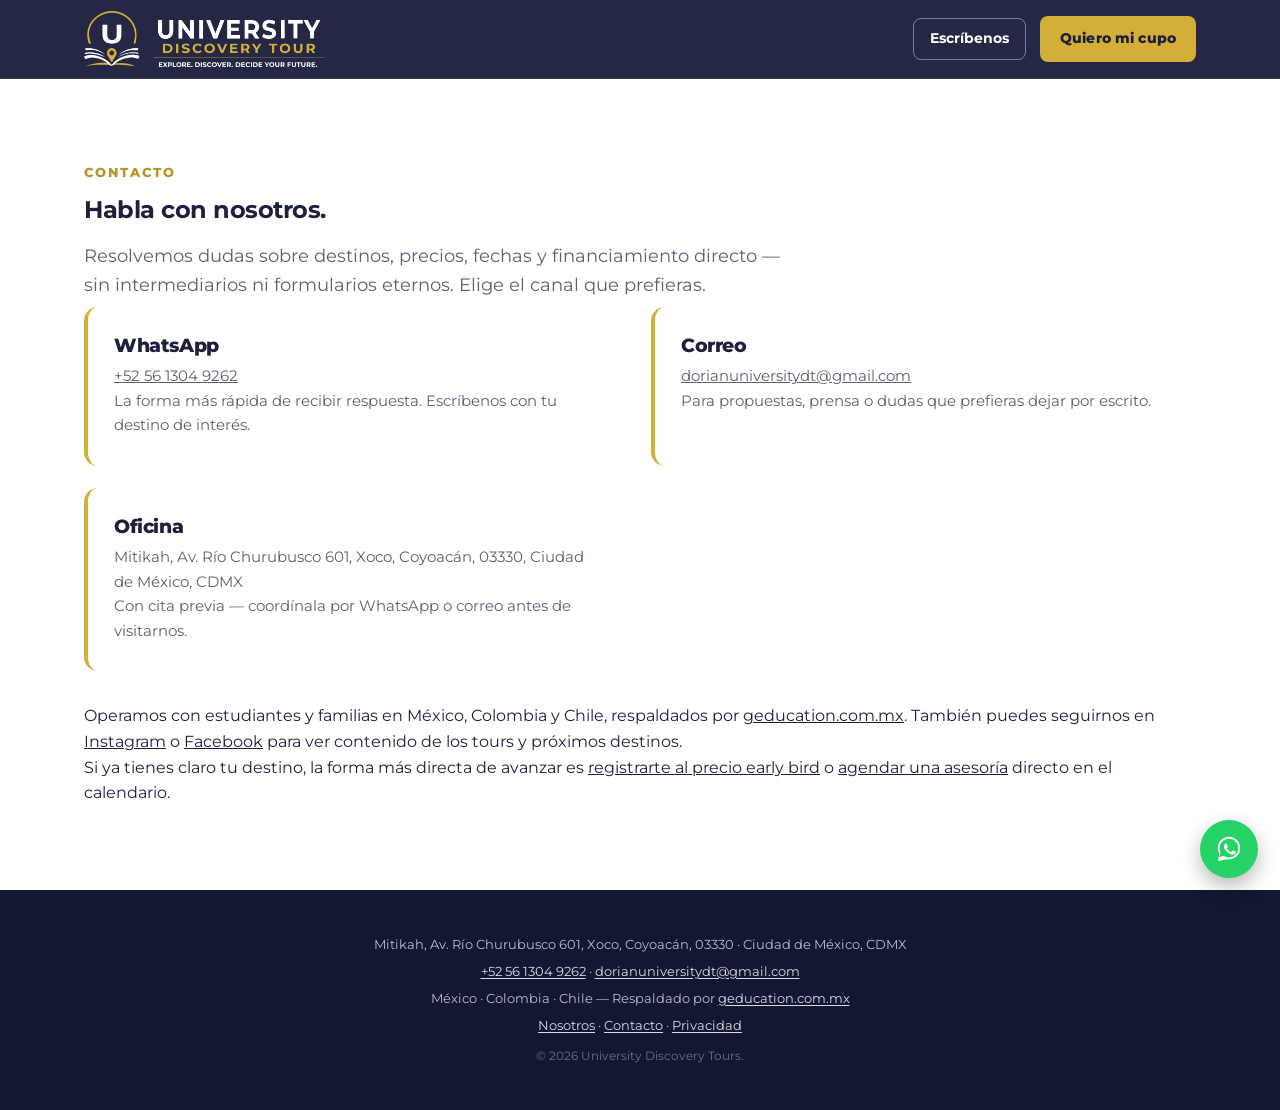
<file: contact.html>
<!DOCTYPE html>
<html lang="es">
<head>
<meta charset="UTF-8">
<meta name="viewport" content="width=device-width, initial-scale=1.0">
<title>Contacto — University Discovery Tours</title>
<meta name="description" content="Escríbenos por WhatsApp o correo, o visítanos en Mitikah, Ciudad de México. University Discovery Tours (UDT) responde dudas sobre destinos, precios y fechas.">
<link rel="canonical" href="https://globaluniversitytours.com.mx/contact">

<meta property="og:type" content="website">
<meta property="og:site_name" content="University Discovery Tours">
<meta property="og:title" content="Contacto — University Discovery Tours">
<meta property="og:description" content="Escríbenos por WhatsApp o correo, o visítanos en Mitikah, Ciudad de México.">
<meta property="og:image" content="https://globaluniversitytours.com.mx/assets/img/hero-universidad.jpg">
<meta property="og:url" content="https://globaluniversitytours.com.mx/contact">
<meta property="og:locale" content="es_LA">
<meta name="twitter:card" content="summary_large_image">
<meta name="twitter:title" content="Contacto — University Discovery Tours">
<meta name="twitter:description" content="Escríbenos por WhatsApp o correo, o visítanos en Mitikah, Ciudad de México.">
<meta name="twitter:image" content="https://globaluniversitytours.com.mx/assets/img/hero-universidad.jpg">

<link rel="icon" href="assets/img/favicon.png">
<link rel="preconnect" href="https://fonts.googleapis.com">
<link rel="preconnect" href="https://fonts.gstatic.com" crossorigin>
<link href="https://fonts.googleapis.com/css2?family=Montserrat:wght@400;500;600;700;800;900&display=swap" rel="stylesheet">
<link rel="stylesheet" href="css/style.css">

<script type="application/ld+json">
{
  "@context": "https://schema.org",
  "@type": "Organization",
  "name": "University Discovery Tours",
  "alternateName": "UDT",
  "url": "https://globaluniversitytours.com.mx/",
  "logo": "https://globaluniversitytours.com.mx/assets/img/logo-udt.png",
  "sameAs": [
    "https://www.facebook.com/share/1DwJ8RsVLq/?mibextid=wwXIfr",
    "https://www.instagram.com/udiscoverytours"
  ],
  "address": {
    "@type": "PostalAddress",
    "streetAddress": "Av. Río Churubusco 601, Xoco, Coyoacán",
    "postalCode": "03330",
    "addressLocality": "Ciudad de México",
    "addressRegion": "CDMX",
    "addressCountry": "MX"
  },
  "contactPoint": {
    "@type": "ContactPoint",
    "telephone": "+52-56-1304-9262",
    "email": "dorianuniversitydt@gmail.com",
    "contactType": "customer service",
    "areaServed": ["MX", "CO", "CL"],
    "availableLanguage": ["Spanish"]
  }
}
</script>
</head>
<body>

<header>
  <div class="wrap hd">
    <a href="/" class="brand">
      <img src="assets/img/logo-udt.png" alt="University Discovery Tours" class="brand-logo">
    </a>
    <div class="hd-right">
      <a href="https://wa.me/525613049262?text=Hola%2C%20quiero%20m%C3%A1s%20informaci%C3%B3n%20sobre%20los%20tours%20de%20UDT" target="_blank" rel="noopener noreferrer" class="hd-ghost">Escríbenos</a>
      <a href="/#registro" class="btn">Quiero mi cupo</a>
    </div>
  </div>
</header>

<main>
  <section class="block" aria-labelledby="contact-h1">
    <div class="wrap container--narrow">
      <div class="sec-eyebrow">Contacto</div>
      <h1 class="title" id="contact-h1">Habla con nosotros.</h1>
      <p class="lead">Resolvemos dudas sobre destinos, precios, fechas y financiamiento directo — sin intermediarios ni formularios eternos. Elige el canal que prefieras.</p>

      <div class="obj" style="margin-top:8px;">
        <article class="ocard">
          <h3>WhatsApp</h3>
          <p><a href="https://wa.me/525613049262?text=Hola%2C%20quiero%20m%C3%A1s%20informaci%C3%B3n%20sobre%20los%20tours%20de%20UDT" target="_blank" rel="noopener noreferrer">+52 56 1304 9262</a></p>
          <p class="modsub">La forma más rápida de recibir respuesta. Escríbenos con tu destino de interés.</p>
        </article>
        <article class="ocard">
          <h3>Correo</h3>
          <p><a href="mailto:dorianuniversitydt@gmail.com">dorianuniversitydt@gmail.com</a></p>
          <p class="modsub">Para propuestas, prensa o dudas que prefieras dejar por escrito.</p>
        </article>
        <article class="ocard">
          <h3>Oficina</h3>
          <p>Mitikah, Av. Río Churubusco 601, Xoco, Coyoacán, 03330, Ciudad de México, CDMX</p>
          <p class="modsub">Con cita previa — coordínala por WhatsApp o correo antes de visitarnos.</p>
        </article>
      </div>

      <p style="margin-top:32px;">Operamos con estudiantes y familias en México, Colombia y Chile, respaldados por <a href="https://geducation.com.mx/" target="_blank" rel="noopener noreferrer">geducation.com.mx</a>. También puedes seguirnos en <a href="https://www.instagram.com/udiscoverytours" target="_blank" rel="noopener noreferrer">Instagram</a> o <a href="https://www.facebook.com/share/1DwJ8RsVLq/?mibextid=wwXIfr" target="_blank" rel="noopener noreferrer">Facebook</a> para ver contenido de los tours y próximos destinos.</p>

      <p>Si ya tienes claro tu destino, la forma más directa de avanzar es <a href="/#registro">registrarte al precio early bird</a> o <a href="https://calendar.app.google/wDjBXsaK9zp3bQdh9" target="_blank" rel="noopener noreferrer">agendar una asesoría</a> directo en el calendario.</p>
    </div>
  </section>
</main>

<footer>
  <div class="wrap ft">
    <div class="ft-info">
      <p class="ft-line">Mitikah, Av. Río Churubusco 601, Xoco, Coyoacán, 03330 · Ciudad de México, CDMX</p>
      <p class="ft-line"><a href="tel:+525613049262">+52 56 1304 9262</a> · <a href="mailto:dorianuniversitydt@gmail.com">dorianuniversitydt@gmail.com</a></p>
      <p class="ft-line">México · Colombia · Chile — Respaldado por <a href="https://geducation.com.mx/" target="_blank" rel="noopener noreferrer">geducation.com.mx</a></p>
      <p class="ft-line"><a href="/about">Nosotros</a> · <a href="/contact">Contacto</a> · <a href="/privacy">Privacidad</a></p>
      <p class="ft-copy">© <span id="year"></span> University Discovery Tours.</p>
    </div>
  </div>
</footer>

<script src="js/main.js"></script>
</body>
</html>
</file>
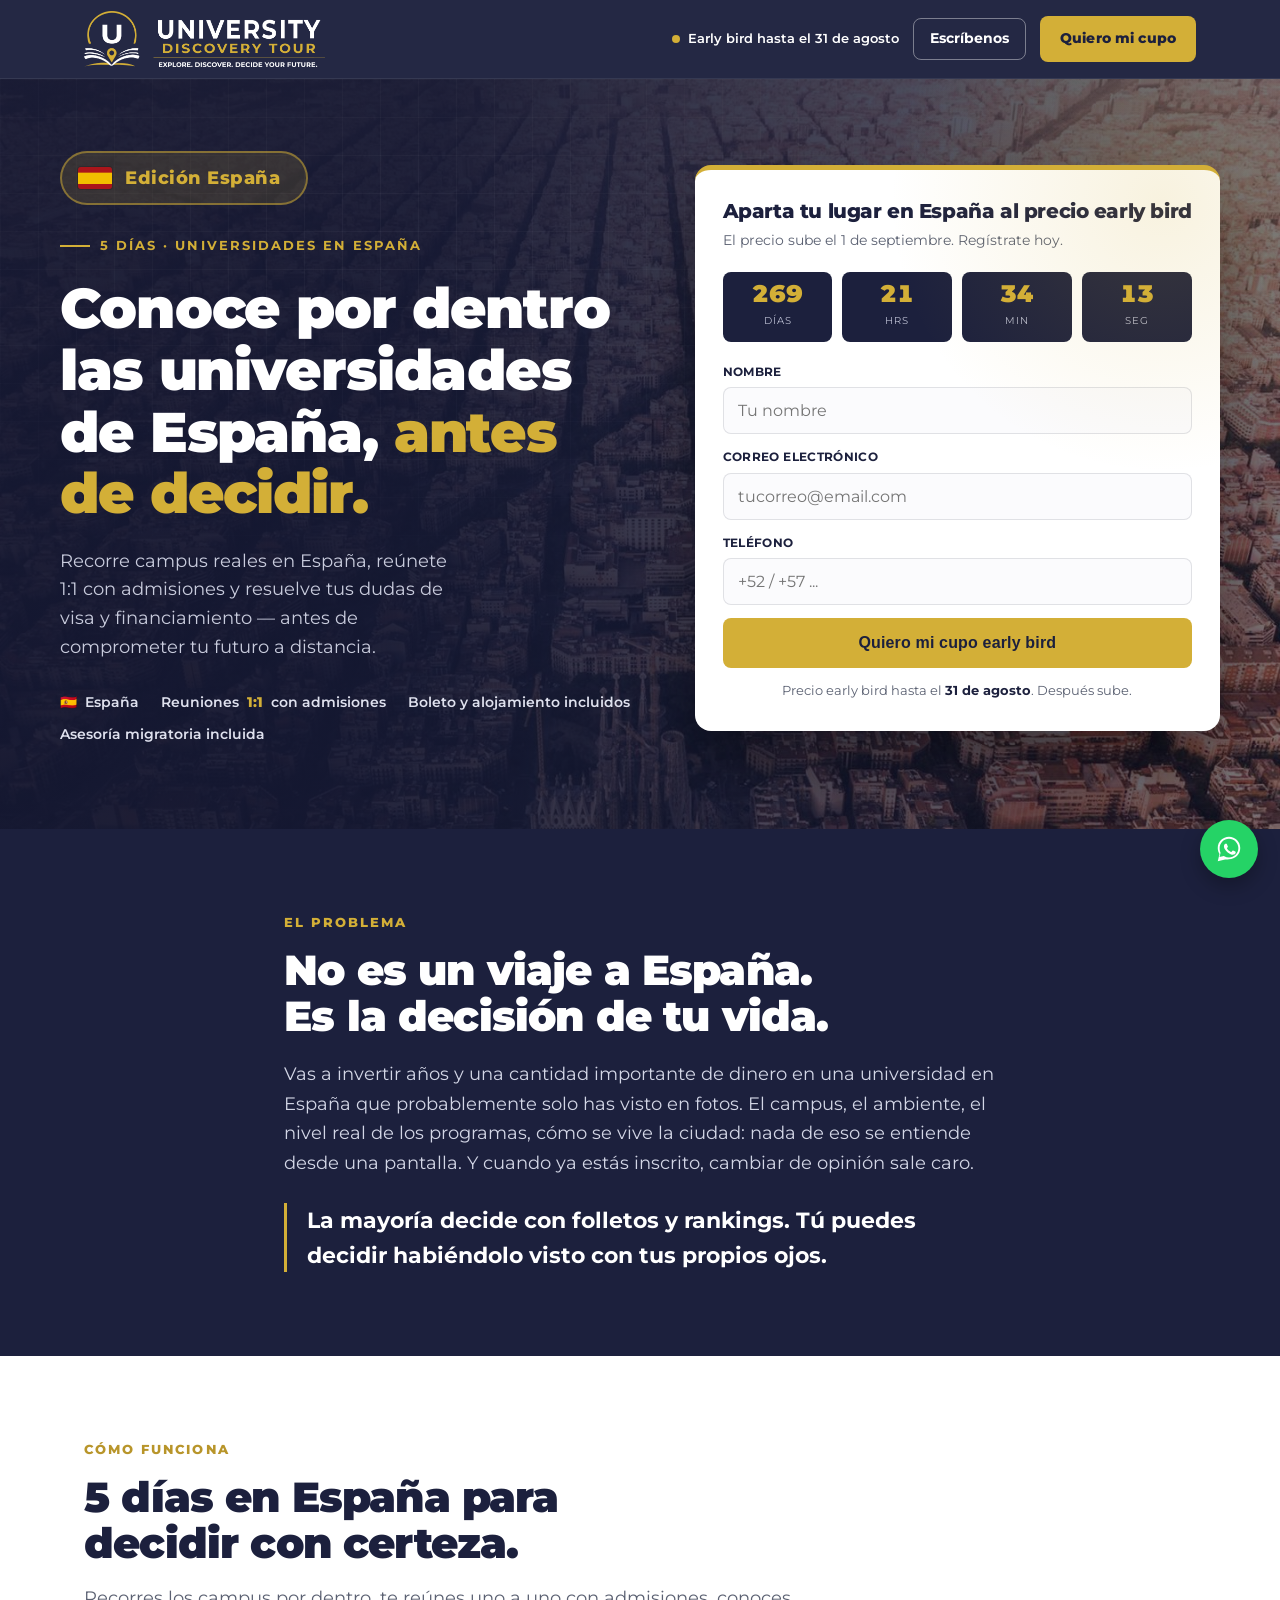
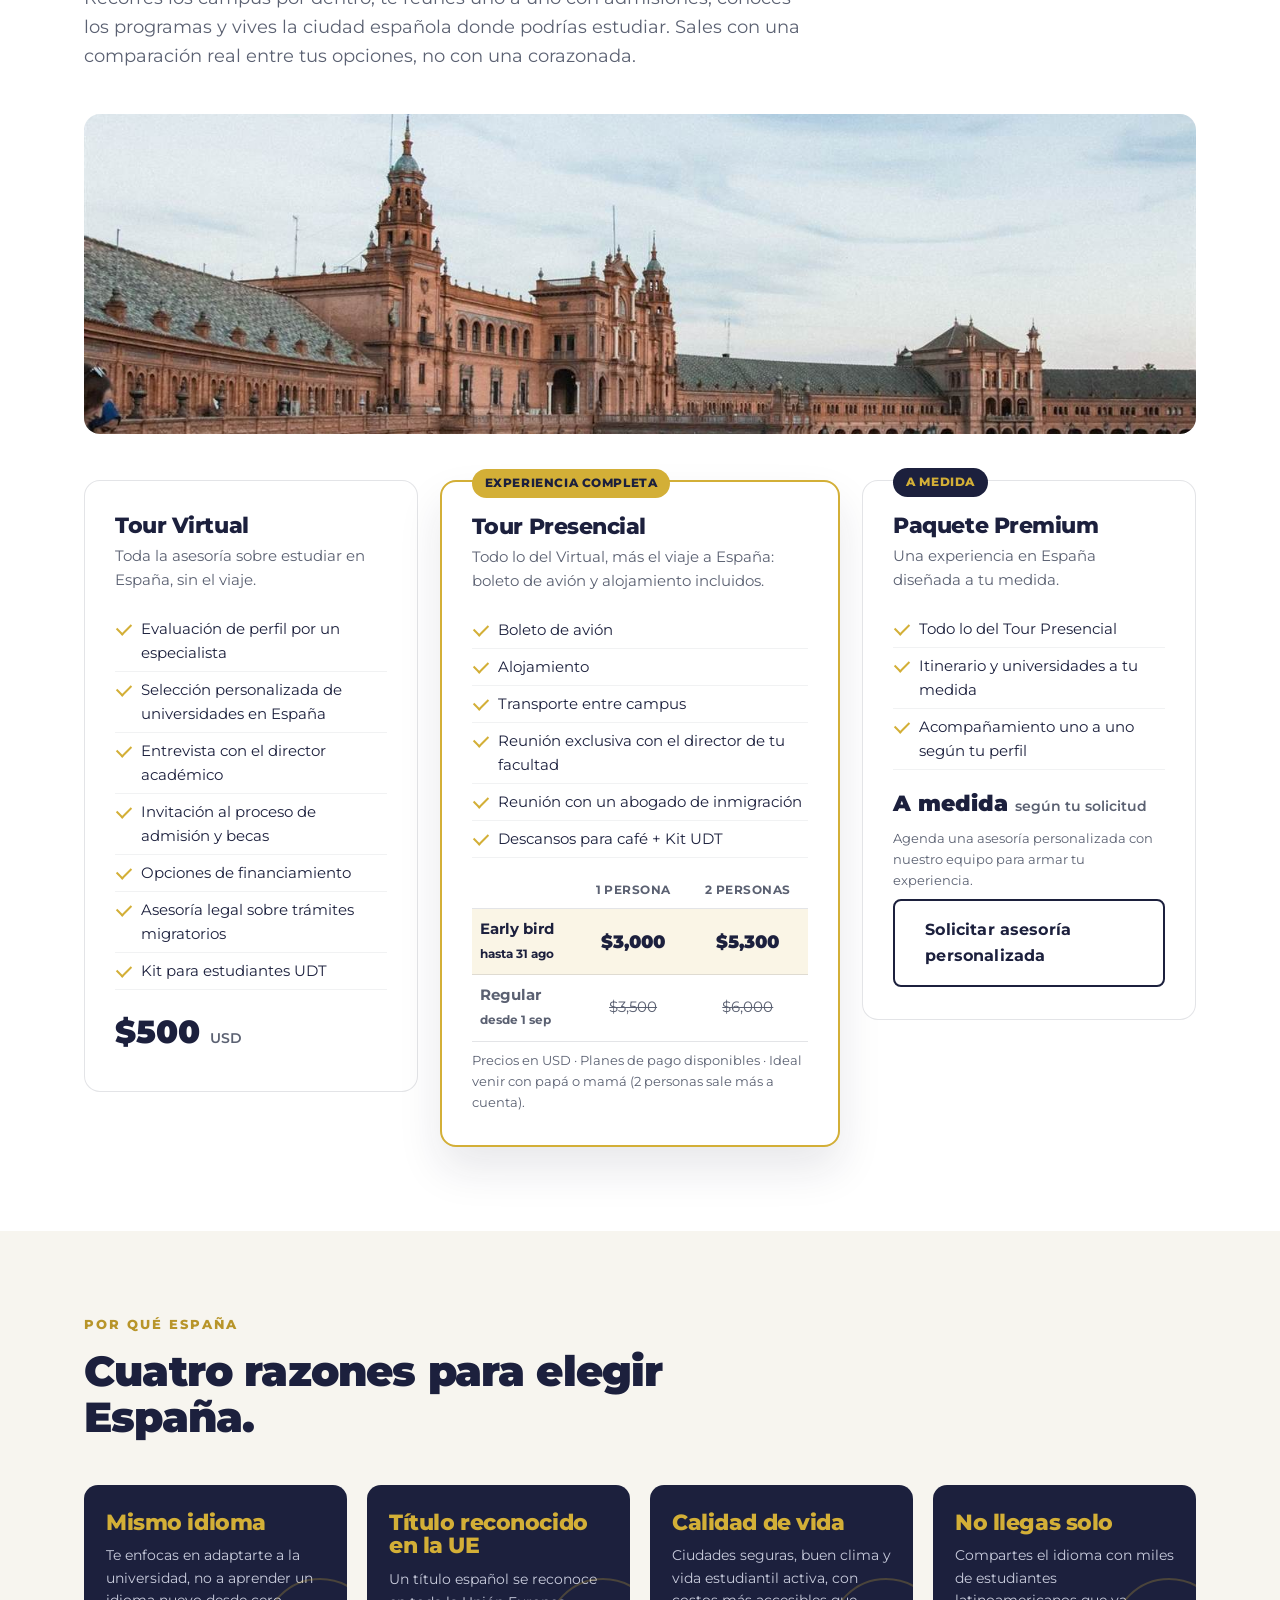
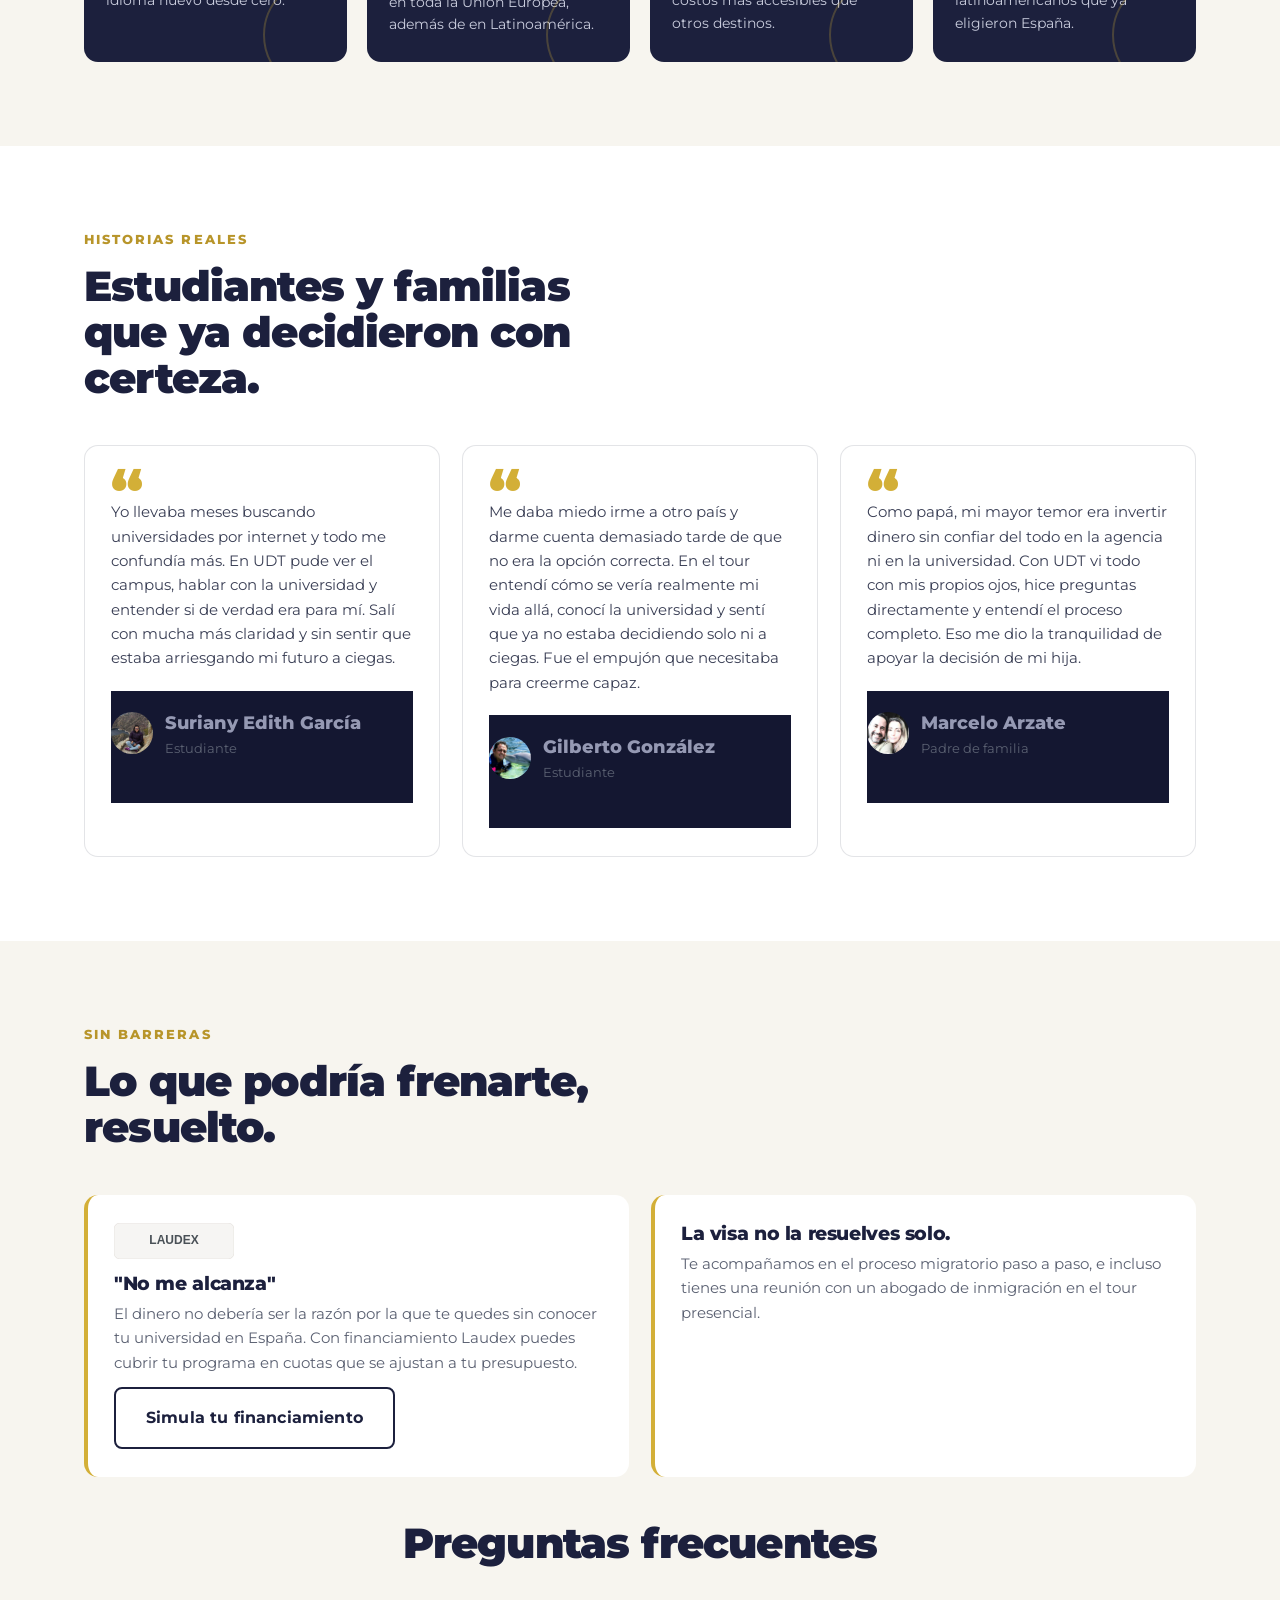
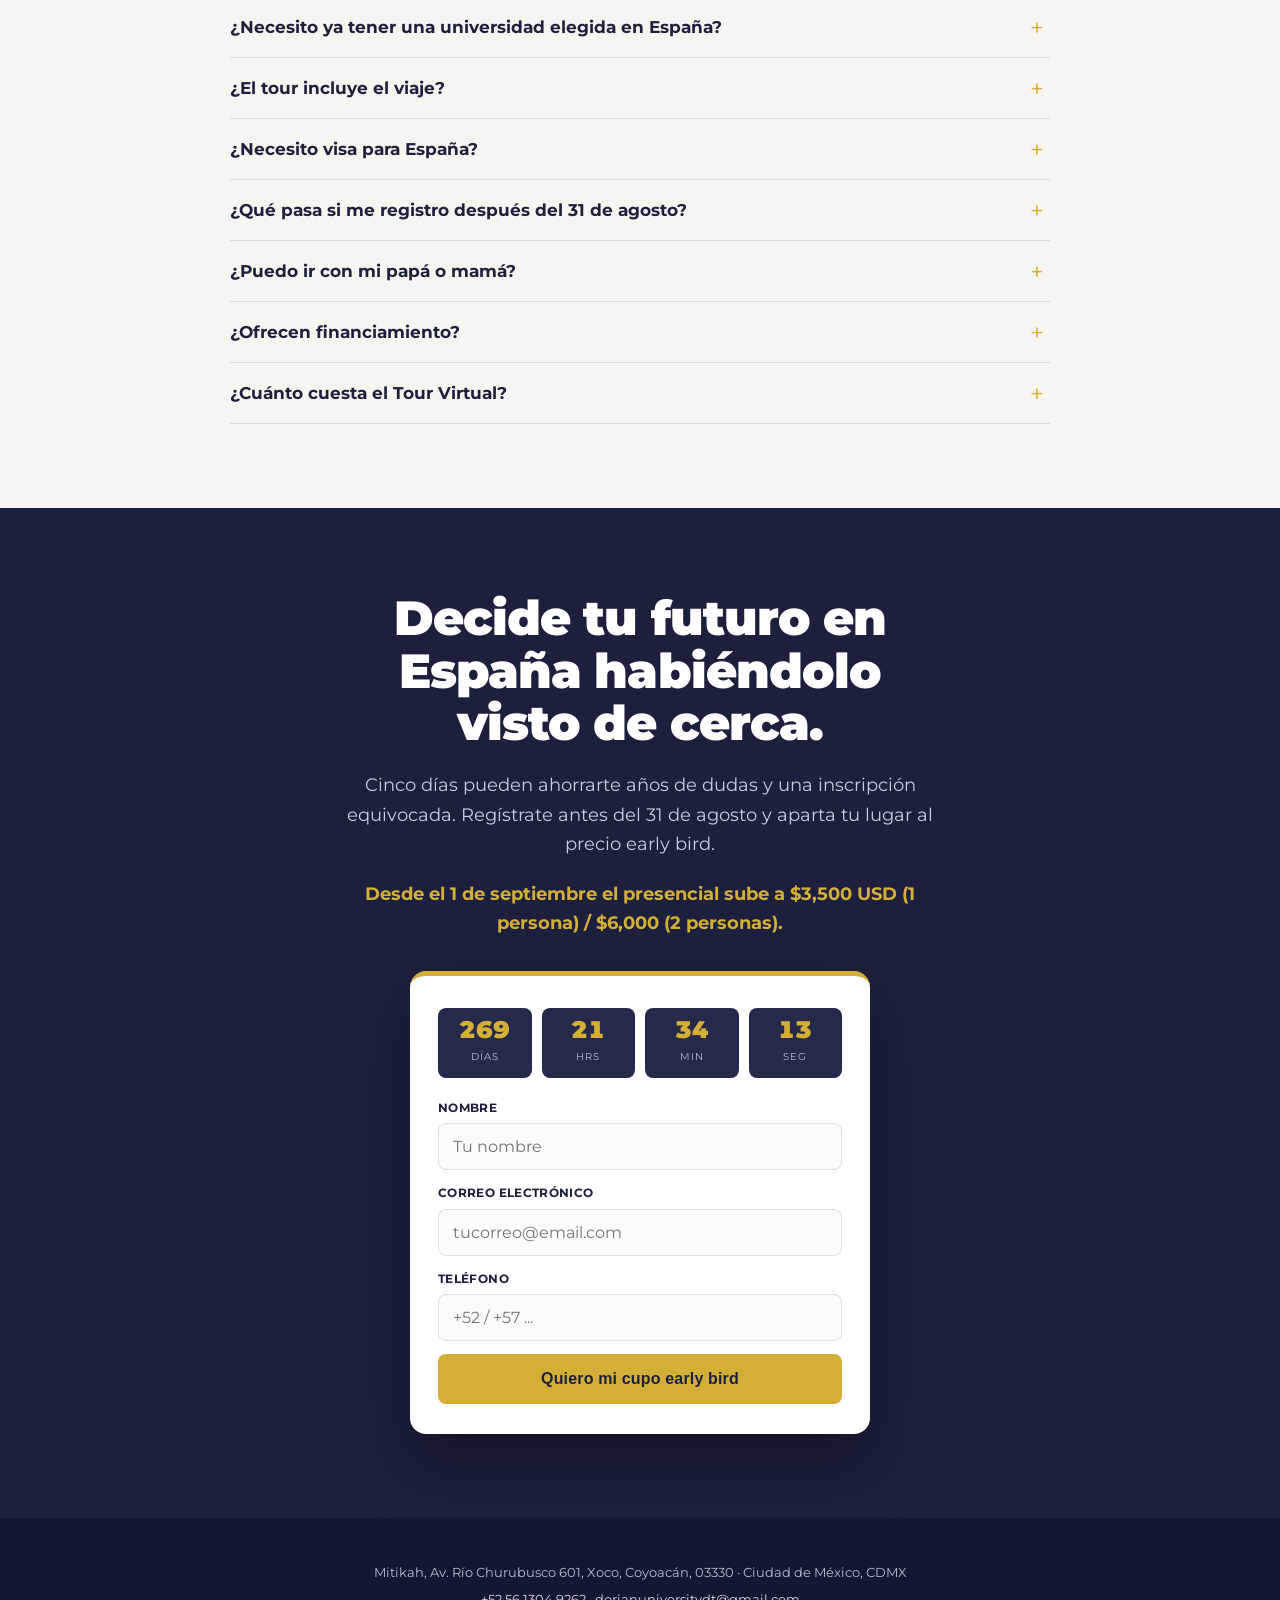
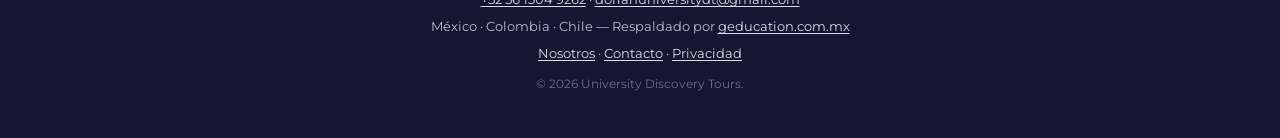
<file: espana.html>
<!DOCTYPE html>
<html lang="es">
<head>
<meta charset="UTF-8">
<meta name="viewport" content="width=device-width, initial-scale=1.0">
<title>University Discovery Tours España — Conoce tu universidad antes de decidir</title>
<meta name="description" content="Visita por dentro universidades en España antes de elegir. 5 días, campus reales, boleto y alojamiento incluidos. Regístrate al early bird hasta el 31 de agosto.">
<link rel="canonical" href="https://globaluniversitytours.com.mx/espana">

<!-- Open Graph -->
<meta property="og:type" content="website">
<meta property="og:site_name" content="University Discovery Tours">
<meta property="og:title" content="University Discovery Tours España — Conoce tu universidad antes de decidir">
<meta property="og:description" content="Visita por dentro universidades en España antes de elegir. 5 días, campus reales, boleto y alojamiento incluidos. Regístrate al early bird hasta el 31 de agosto.">
<meta property="og:image" content="https://globaluniversitytours.com.mx/assets/img/destino-espana.jpg">
<meta property="og:url" content="https://globaluniversitytours.com.mx/espana">
<meta property="og:locale" content="es_LA">

<!-- Twitter Card -->
<meta name="twitter:card" content="summary_large_image">
<meta name="twitter:title" content="University Discovery Tours España — Conoce tu universidad antes de decidir">
<meta name="twitter:description" content="Visita por dentro universidades en España antes de elegir. 5 días, campus reales, boleto y alojamiento incluidos.">
<meta name="twitter:image" content="https://globaluniversitytours.com.mx/assets/img/destino-espana.jpg">

<!-- Structured data -->
<script type="application/ld+json">
{
  "@context": "https://schema.org",
  "@type": "Organization",
  "name": "University Discovery Tours",
  "alternateName": "UDT",
  "url": "https://globaluniversitytours.com.mx/",
  "logo": "https://globaluniversitytours.com.mx/assets/img/logo-udt.png",
  "sameAs": [
    "https://www.facebook.com/share/1DwJ8RsVLq/?mibextid=wwXIfr",
    "https://www.instagram.com/udiscoverytours"
  ],
  "address": {
    "@type": "PostalAddress",
    "streetAddress": "Av. Río Churubusco 601, Xoco, Coyoacán",
    "postalCode": "03330",
    "addressLocality": "Ciudad de México",
    "addressRegion": "CDMX",
    "addressCountry": "MX"
  },
  "contactPoint": {
    "@type": "ContactPoint",
    "telephone": "+52-56-1304-9262",
    "email": "dorianuniversitydt@gmail.com",
    "contactType": "customer service",
    "areaServed": ["MX", "CO", "CL"],
    "availableLanguage": ["Spanish"]
  }
}
</script>
<script type="application/ld+json">
{
  "@context": "https://schema.org",
  "@type": "FAQPage",
  "mainEntity": [
    {"@type": "Question", "name": "¿Necesito ya tener una universidad elegida en España?", "acceptedAnswer": {"@type": "Answer", "text": "No. El tour existe justamente para ayudarte a decidir entre tus opciones."}},
    {"@type": "Question", "name": "¿El tour incluye el viaje?", "acceptedAnswer": {"@type": "Answer", "text": "Depende de la modalidad: el Virtual es asesoría en línea; el Presencial incluye boleto de avión, alojamiento y transporte entre campus."}},
    {"@type": "Question", "name": "¿Necesito visa para España?", "acceptedAnswer": {"@type": "Answer", "text": "Depende de tu nacionalidad. Nuestro equipo de asesoría legal y migratoria te orienta paso a paso sobre el trámite que te corresponde."}},
    {"@type": "Question", "name": "¿Qué pasa si me registro después del 31 de agosto?", "acceptedAnswer": {"@type": "Answer", "text": "Pierdes el precio early bird: el presencial sube de $3,000 a $3,500 USD (1 persona) a partir del 1 de septiembre."}},
    {"@type": "Question", "name": "¿Puedo ir con mi papá o mamá?", "acceptedAnswer": {"@type": "Answer", "text": "Sí. La tarifa de 2 personas ($5,300 early bird) sale más conveniente que dos individuales."}},
    {"@type": "Question", "name": "¿Ofrecen financiamiento?", "acceptedAnswer": {"@type": "Answer", "text": "Sí, planes de pago y financiamiento a través de Laudex."}},
    {"@type": "Question", "name": "¿Cuánto cuesta el Tour Virtual?", "acceptedAnswer": {"@type": "Answer", "text": "$500 USD (solo asesoría, sin viaje)."}}
  ]
}
</script>
<script type="application/ld+json">
{
  "@context": "https://schema.org",
  "@type": "Product",
  "name": "Tour Presencial UDT — España",
  "description": "5 días recorriendo campus reales en España, con reuniones 1:1 con admisiones. Incluye boleto de avión y alojamiento.",
  "url": "https://globaluniversitytours.com.mx/espana",
  "brand": {"@type": "Brand", "name": "University Discovery Tours"},
  "offers": [
    {"@type": "Offer", "name": "1 persona", "price": "3000", "priceCurrency": "USD", "priceValidUntil": "2026-08-31", "availability": "https://schema.org/InStock", "url": "https://globaluniversitytours.com.mx/espana"},
    {"@type": "Offer", "name": "2 personas", "price": "5300", "priceCurrency": "USD", "priceValidUntil": "2026-08-31", "availability": "https://schema.org/InStock", "url": "https://globaluniversitytours.com.mx/espana"}
  ]
}
</script>

<link rel="icon" href="assets/img/favicon.png">
<link rel="preconnect" href="https://fonts.googleapis.com">
<link rel="preconnect" href="https://fonts.gstatic.com" crossorigin>
<link href="https://fonts.googleapis.com/css2?family=Montserrat:wght@400;500;600;700;800;900&display=swap" rel="stylesheet">
<link rel="stylesheet" href="css/style.css">
</head>
<body>

<!-- ============================================================
     HEADER — sin menú de navegación: marca + pastilla de urgencia
     + el único CTA de la página (ancla al formulario).
============================================================ -->
<header>
  <div class="wrap hd">
    <a href="#top" class="brand">
      <img src="assets/img/logo-udt.png" alt="University Discovery Tours" class="brand-logo">
    </a>
    <div class="hd-right">
      <span class="deadline-pill"><i></i>Early bird hasta el 31 de agosto</span>
      <a href="https://wa.me/525613049262?text=Hola%2C%20quiero%20m%C3%A1s%20informaci%C3%B3n%20sobre%20los%20tours%20de%20UDT" target="_blank" rel="noopener noreferrer" class="hd-ghost">Escríbenos</a>
      <a href="#registro" class="btn">Quiero mi cupo</a>
    </div>
  </div>
</header>

<a id="top"></a>

<!-- ============================================================
     HERO — único H1 de la página + formulario real (id="registro")
     Landing específica de España: fondo con Barcelona/Sagrada Familia.
============================================================ -->
<section class="hero" style="background-image: linear-gradient(100deg, rgba(20, 23, 49, .95) 32%, rgba(20, 23, 49, .78) 62%, rgba(20, 23, 49, .55) 100%), url('assets/img/destino-espana.jpg'); background-position: center 30%; background-size: cover; background-repeat: no-repeat;">
  <div class="wrap hero-grid">
    <div class="reveal in">
      <div class="edition-badge">
        <svg class="flag-icon" viewBox="0 0 3 2" xmlns="http://www.w3.org/2000/svg" role="img" aria-label="Bandera de España">
          <rect width="3" height="2" fill="#AA151B"/>
          <rect y="0.5" width="3" height="1" fill="#F1BF00"/>
        </svg>
        Edición España
      </div>
      <span class="eyebrow">5 días · universidades en España</span>
      <h1>Conoce por dentro las universidades de España, <em>antes de decidir.</em></h1>
      <p class="sub">
        Recorre campus reales en España, reúnete 1:1 con admisiones y resuelve tus dudas de visa
        y financiamiento — antes de comprometer tu futuro a distancia.
      </p>
      <ul class="trust">
        <li><b>🇪🇸</b> España</li>
        <li>Reuniones <b>1:1</b> con admisiones</li>
        <li>Boleto y alojamiento incluidos</li>
        <li>Asesoría migratoria incluida</li>
      </ul>
    </div>

    <div class="reveal in" id="registro">
      <div class="formcard">
        <h2 class="formcard__title">Aparta tu lugar en España al precio early bird</h2>
        <p class="cap">El precio sube el 1 de septiembre. Regístrate hoy.</p>

        <div class="countdown" id="countdown-hero">
          <div class="cd-box"><b data-cd="d">--</b><small>días</small></div>
          <div class="cd-box"><b data-cd="h">--</b><small>hrs</small></div>
          <div class="cd-box"><b data-cd="m">--</b><small>min</small></div>
          <div class="cd-box"><b data-cd="s">--</b><small>seg</small></div>
        </div>

        <form class="lead-form" id="lead-form" data-form-location="hero" novalidate>
          <div class="field">
            <label for="nombre-hero">Nombre</label>
            <input type="text" id="nombre-hero" name="nombre" data-field="nombre" required placeholder="Tu nombre" autocomplete="name">
          </div>
          <div class="field">
            <label for="email-hero">Correo electrónico</label>
            <input type="email" id="email-hero" name="email" data-field="email" required placeholder="tucorreo@email.com" autocomplete="email">
          </div>
          <div class="field">
            <label for="telefono-hero">Teléfono</label>
            <input type="tel" id="telefono-hero" name="telefono" data-field="telefono" required placeholder="+52 / +57 ..." autocomplete="tel">
          </div>

          <!-- Landing fija a España: no se pregunta destino, va directo en un oculto -->
          <input type="hidden" name="destino" value="espana">

          <!-- Campos ocultos de atribución, poblados por js/main.js -->
          <input type="hidden" name="utm_source" data-utm="utm_source">
          <input type="hidden" name="utm_medium" data-utm="utm_medium">
          <input type="hidden" name="utm_campaign" data-utm="utm_campaign">
          <input type="hidden" name="utm_content" data-utm="utm_content">
          <input type="hidden" name="utm_term" data-utm="utm_term">

          <!-- Honeypot antibots: invisible para personas, los bots lo completan -->
          <input type="text" name="website" tabindex="-1" autocomplete="off"
                 aria-hidden="true" style="position:absolute;left:-9999px;opacity:0">

          <button type="submit" class="btn btn-block">Quiero mi cupo early bird</button>
          <p id="form-status" role="status" aria-live="polite" style="display:none"></p>
        </form>

        <p class="urg">Precio early bird hasta el <b>31 de agosto</b>. Después sube.</p>
      </div>
    </div>
  </div>
</section>

<main>

  <!-- ============================================================
       EL PROBLEMA
  ============================================================ -->
  <section class="block bg-navy" aria-labelledby="problema-h2">
    <div class="wrap problem-inner reveal">
      <div class="sec-eyebrow">El problema</div>
      <h2 class="title" id="problema-h2">No es un viaje a España. Es la decisión de tu vida.</h2>
      <p>Vas a invertir años y una cantidad importante de dinero en una universidad en España que probablemente solo has visto en fotos. El campus, el ambiente, el nivel real de los programas, cómo se vive la ciudad: nada de eso se entiende desde una pantalla. Y cuando ya estás inscrito, cambiar de opinión sale caro.</p>
      <p class="kick">La mayoría decide con folletos y rankings. Tú puedes decidir habiéndolo visto con tus propios ojos.</p>
    </div>
  </section>

  <!-- ============================================================
       CÓMO FUNCIONA — 3 modalidades como niveles
  ============================================================ -->
  <section class="block" id="modalidades" aria-labelledby="modalidades-h2">
    <div class="wrap">
      <div class="reveal">
        <div class="sec-eyebrow">Cómo funciona</div>
        <h2 class="title" id="modalidades-h2">5 días en España para decidir con certeza.</h2>
        <p class="lead">Recorres los campus por dentro, te reúnes uno a uno con admisiones, conoces los programas y vives la ciudad española donde podrías estudiar. Sales con una comparación real entre tus opciones, no con una corazonada.</p>
      </div>

      <div class="section-photo reveal">
        <img src="assets/img/espana-cultura.jpg" alt="Plaza de España, Sevilla" loading="lazy">
      </div>

      <div class="mods reveal">
        <article class="mod">
          <h3>Tour Virtual</h3>
          <p class="modsub">Toda la asesoría sobre estudiar en España, sin el viaje.</p>
          <ul>
            <li>Evaluación de perfil por un especialista</li>
            <li>Selección personalizada de universidades en España</li>
            <li>Entrevista con el director académico</li>
            <li>Invitación al proceso de admisión y becas</li>
            <li>Opciones de financiamiento</li>
            <li>Asesoría legal sobre trámites migratorios</li>
            <li>Kit para estudiantes UDT</li>
          </ul>
          <div class="priceline">$500 <small>USD</small></div>
        </article>

        <article class="mod feat">
          <span class="tag">Experiencia completa</span>
          <h3>Tour Presencial</h3>
          <p class="modsub">Todo lo del Virtual, más el viaje a España: boleto de avión y alojamiento incluidos.</p>
          <ul>
            <li>Boleto de avión</li>
            <li>Alojamiento</li>
            <li>Transporte entre campus</li>
            <li>Reunión exclusiva con el director de tu facultad</li>
            <li>Reunión con un abogado de inmigración</li>
            <li>Descansos para café + Kit UDT</li>
          </ul>
          <table class="ptable">
            <tr><th class="rowh">&nbsp;</th><th>1 persona</th><th>2 personas</th></tr>
            <tr class="ebrow"><td class="rowh">Early bird<br><small>hasta 31 ago</small></td><td class="eb"><b>$3,000</b></td><td class="eb"><b>$5,300</b></td></tr>
            <tr><td class="rowh" style="text-decoration:none;color:var(--muted)">Regular<br><small>desde 1 sep</small></td><td class="reg">$3,500</td><td class="reg">$6,000</td></tr>
          </table>
          <p class="plan-note">Precios en USD · Planes de pago disponibles · Ideal venir con papá o mamá (2 personas sale más a cuenta).</p>
        </article>

        <article class="mod">
          <span class="tag tag--dark">A medida</span>
          <h3>Paquete Premium</h3>
          <p class="modsub">Una experiencia en España diseñada a tu medida.</p>
          <ul>
            <li>Todo lo del Tour Presencial</li>
            <li>Itinerario y universidades a tu medida</li>
            <li>Acompañamiento uno a uno según tu perfil</li>
          </ul>
          <div class="priceline priceline--small">A medida <small>según tu solicitud</small></div>
          <p class="plan-note">Agenda una asesoría personalizada con nuestro equipo para armar tu experiencia.</p>
          <a href="#registro" class="btn btn-ghost btn-block">Solicitar asesoría personalizada</a>
        </article>
      </div>
    </div>
  </section>

  <!-- ============================================================
       POR QUÉ ESPAÑA (reemplaza a la grilla de 4 países del sitio general)
  ============================================================ -->
  <section class="block bg-cream" aria-labelledby="porque-h2">
    <div class="wrap">
      <div class="reveal">
        <div class="sec-eyebrow">Por qué España</div>
        <h2 class="title" id="porque-h2">Cuatro razones para elegir España.</h2>
      </div>
      <div class="dgrid reveal">
        <article class="dcard">
          <h3>Mismo idioma</h3>
          <p>Te enfocas en adaptarte a la universidad, no a aprender un idioma nuevo desde cero.</p>
        </article>
        <article class="dcard">
          <h3>Título reconocido en la UE</h3>
          <p>Un título español se reconoce en toda la Unión Europea, además de en Latinoamérica.</p>
        </article>
        <article class="dcard">
          <h3>Calidad de vida</h3>
          <p>Ciudades seguras, buen clima y vida estudiantil activa, con costos más accesibles que otros destinos.</p>
        </article>
        <article class="dcard">
          <h3>No llegas solo</h3>
          <p>Compartes el idioma con miles de estudiantes latinoamericanos que ya eligieron España.</p>
        </article>
      </div>
    </div>
  </section>

  <!-- ============================================================
       PRUEBA SOCIAL
  ============================================================ -->
  <section class="block" aria-labelledby="testimonios-h2">
    <div class="wrap">
      <div class="reveal">
        <div class="sec-eyebrow">Historias reales</div>
        <h2 class="title" id="testimonios-h2">Estudiantes y familias que ya decidieron con certeza.</h2>
      </div>
      <div class="tgrid reveal">
        <blockquote class="tcard">
          <div class="q">&ldquo;</div>
          <p>Yo llevaba meses buscando universidades por internet y todo me confundía más. En UDT pude ver el campus, hablar con la universidad y entender si de verdad era para mí. Salí con mucha más claridad y sin sentir que estaba arriesgando mi futuro a ciegas.</p>
          <footer class="who"><img class="av" src="assets/img/testimonio-suriany.jpg" alt="Suriany Edith García"><div><b>Suriany Edith García</b><small>Estudiante</small></div></footer>
        </blockquote>
        <blockquote class="tcard">
          <div class="q">&ldquo;</div>
          <p>Me daba miedo irme a otro país y darme cuenta demasiado tarde de que no era la opción correcta. En el tour entendí cómo se vería realmente mi vida allá, conocí la universidad y sentí que ya no estaba decidiendo solo ni a ciegas. Fue el empujón que necesitaba para creerme capaz.</p>
          <footer class="who"><img class="av" src="assets/img/testimonio-gilberto.jpg" alt="Gilberto González"><div><b>Gilberto González</b><small>Estudiante</small></div></footer>
        </blockquote>
        <blockquote class="tcard">
          <div class="q">&ldquo;</div>
          <p>Como papá, mi mayor temor era invertir dinero sin confiar del todo en la agencia ni en la universidad. Con UDT vi todo con mis propios ojos, hice preguntas directamente y entendí el proceso completo. Eso me dio la tranquilidad de apoyar la decisión de mi hija.</p>
          <footer class="who"><img class="av" src="assets/img/testimonio-marcelo.jpg" alt="Marcelo Arzate"><div><b>Marcelo Arzate</b><small>Padre de familia</small></div></footer>
        </blockquote>
      </div>
    </div>
  </section>

  <!-- ============================================================
       REDUCTORES DE OBJECIONES + FAQ
  ============================================================ -->
  <section class="block bg-cream" aria-labelledby="objeciones-h2">
    <div class="wrap">
      <div class="reveal">
        <div class="sec-eyebrow">Sin barreras</div>
        <h2 class="title" id="objeciones-h2">Lo que podría frenarte, resuelto.</h2>
      </div>

      <div class="obj reveal">
        <article class="ocard">
          <img class="ocard__logo" src="assets/img/laudex-logo.svg" alt="Logo Laudex" width="120">
          <h3>"No me alcanza"</h3>
          <p>
            El dinero no debería ser la razón por la que te quedes sin conocer tu universidad en
            España. Con financiamiento Laudex puedes cubrir tu programa en cuotas que se ajustan
            a tu presupuesto.
          </p>
          <a href="https://www.laudex.mx/university-discovery-tour" target="_blank" rel="noopener noreferrer" data-laudex-trigger class="btn btn-ghost laudex-trigger">Simula tu financiamiento</a>
        </article>
        <article class="ocard">
          <h3>La visa no la resuelves solo.</h3>
          <p>
            Te acompañamos en el proceso migratorio paso a paso, e incluso tienes una reunión con
            un abogado de inmigración en el tour presencial.
          </p>
        </article>
      </div>

      <div class="faq reveal" id="faq">
        <h2 class="title faq__title">Preguntas frecuentes</h2>

        <div class="qa">
          <button type="button" aria-expanded="false">¿Necesito ya tener una universidad elegida en España?</button>
          <div class="ans"><p>No. El tour existe justamente para ayudarte a decidir entre tus opciones.</p></div>
        </div>
        <div class="qa">
          <button type="button" aria-expanded="false">¿El tour incluye el viaje?</button>
          <div class="ans"><p>Depende de la modalidad: el Virtual es asesoría en línea; el Presencial incluye boleto de avión, alojamiento y transporte entre campus.</p></div>
        </div>
        <div class="qa">
          <button type="button" aria-expanded="false">¿Necesito visa para España?</button>
          <div class="ans"><p>Depende de tu nacionalidad. Nuestro equipo de asesoría legal y migratoria te orienta paso a paso sobre el trámite que te corresponde.</p></div>
        </div>
        <div class="qa">
          <button type="button" aria-expanded="false">¿Qué pasa si me registro después del 31 de agosto?</button>
          <div class="ans"><p>Pierdes el precio early bird: el presencial sube de $3,000 a $3,500 USD (1 persona) a partir del 1 de septiembre.</p></div>
        </div>
        <div class="qa">
          <button type="button" aria-expanded="false">¿Puedo ir con mi papá o mamá?</button>
          <div class="ans"><p>Sí. La tarifa de 2 personas ($5,300 early bird) sale más conveniente que dos individuales.</p></div>
        </div>
        <div class="qa">
          <button type="button" aria-expanded="false">¿Ofrecen financiamiento?</button>
          <div class="ans"><p>Sí, planes de pago y financiamiento a través de Laudex.</p></div>
        </div>
        <div class="qa">
          <button type="button" aria-expanded="false">¿Cuánto cuesta el Tour Virtual?</button>
          <div class="ans"><p>$500 USD (solo asesoría, sin viaje).</p></div>
        </div>
      </div>
    </div>
  </section>

  <!-- ============================================================
       CIERRE + CTA FINAL
  ============================================================ -->
  <section class="block bg-navy cierre" aria-labelledby="cierre-h2">
    <div class="wrap reveal">
      <h2 id="cierre-h2">Decide tu futuro en España habiéndolo visto de cerca.</h2>
      <p>Cinco días pueden ahorrarte años de dudas y una inscripción equivocada. Regístrate antes del 31 de agosto y aparta tu lugar al precio early bird.</p>
      <p class="urgbig">Desde el 1 de septiembre el presencial sube a $3,500 USD (1 persona) / $6,000 (2 personas).</p>

      <div class="formcard formcard--closing">
        <div class="countdown" id="countdown-closing">
          <div class="cd-box"><b data-cd="d">--</b><small>días</small></div>
          <div class="cd-box"><b data-cd="h">--</b><small>hrs</small></div>
          <div class="cd-box"><b data-cd="m">--</b><small>min</small></div>
          <div class="cd-box"><b data-cd="s">--</b><small>seg</small></div>
        </div>

        <form class="lead-form" id="lead-form" data-form-location="closing" novalidate>
          <div class="field">
            <label for="nombre-closing">Nombre</label>
            <input type="text" id="nombre-closing" name="nombre" data-field="nombre" required placeholder="Tu nombre" autocomplete="name">
          </div>
          <div class="field">
            <label for="email-closing">Correo electrónico</label>
            <input type="email" id="email-closing" name="email" data-field="email" required placeholder="tucorreo@email.com" autocomplete="email">
          </div>
          <div class="field">
            <label for="telefono-closing">Teléfono</label>
            <input type="tel" id="telefono-closing" name="telefono" data-field="telefono" required placeholder="+52 / +57 ..." autocomplete="tel">
          </div>

          <input type="hidden" name="destino" value="espana">

          <input type="hidden" name="utm_source" data-utm="utm_source">
          <input type="hidden" name="utm_medium" data-utm="utm_medium">
          <input type="hidden" name="utm_campaign" data-utm="utm_campaign">
          <input type="hidden" name="utm_content" data-utm="utm_content">
          <input type="hidden" name="utm_term" data-utm="utm_term">

          <!-- Honeypot antibots: invisible para personas, los bots lo completan -->
          <input type="text" name="website" tabindex="-1" autocomplete="off"
                 aria-hidden="true" style="position:absolute;left:-9999px;opacity:0">

          <button type="submit" class="btn btn-block">Quiero mi cupo early bird</button>
          <p id="form-status" role="status" aria-live="polite" style="display:none"></p>
        </form>
      </div>
    </div>
  </section>

</main>

<footer>
  <div class="wrap ft">
    <div class="ft-info">
      <p class="ft-line">Mitikah, Av. Río Churubusco 601, Xoco, Coyoacán, 03330 · Ciudad de México, CDMX</p>
      <p class="ft-line"><a href="tel:+525613049262">+52 56 1304 9262</a> · <a href="mailto:dorianuniversitydt@gmail.com">dorianuniversitydt@gmail.com</a></p>
      <p class="ft-line">México · Colombia · Chile — Respaldado por <a href="https://geducation.com.mx/" target="_blank" rel="noopener noreferrer">geducation.com.mx</a></p>
      <p class="ft-line"><a href="/about">Nosotros</a> · <a href="/contact">Contacto</a> · <a href="/privacy">Privacidad</a></p>
      <p class="ft-copy">© <span id="year"></span> University Discovery Tours.</p>
    </div>
  </div>
</footer>

<script src="js/main.js"></script>
<script src="js/form-submit.js"></script>
</body>
</html>
</file>
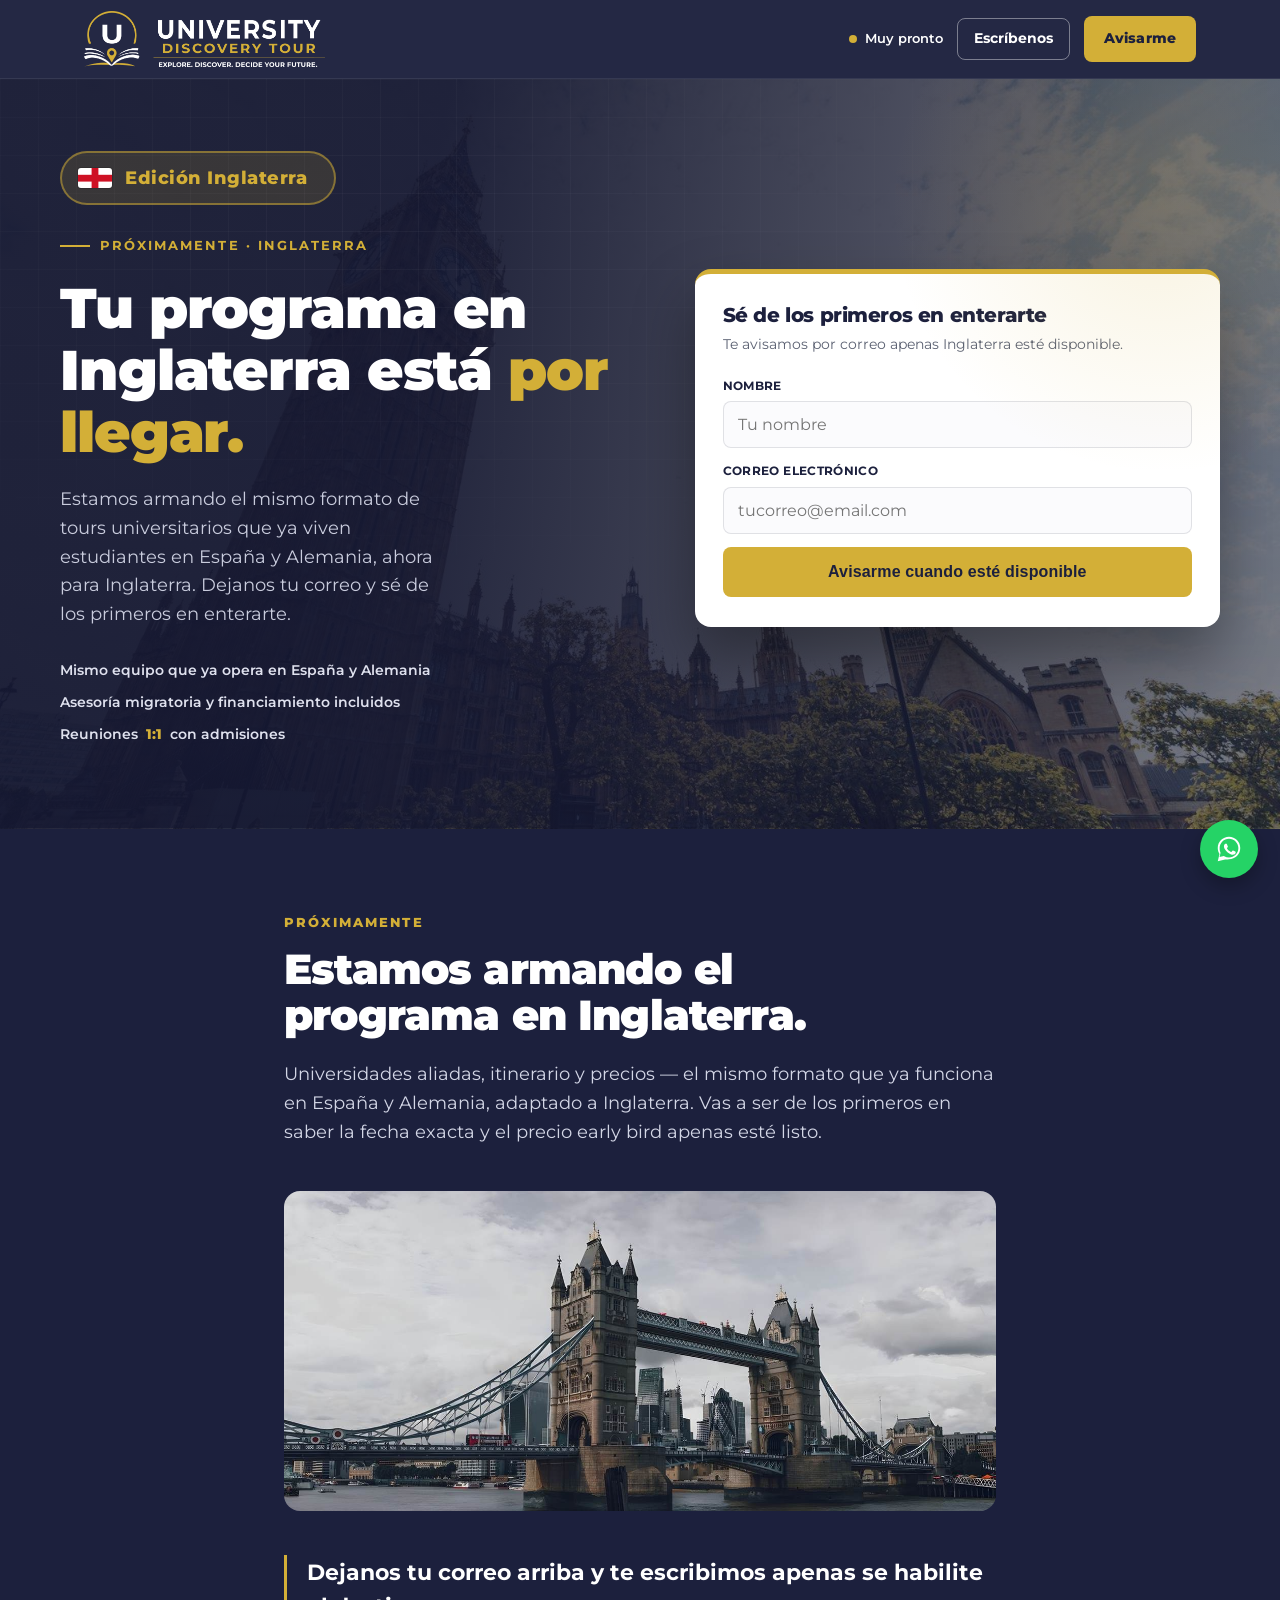
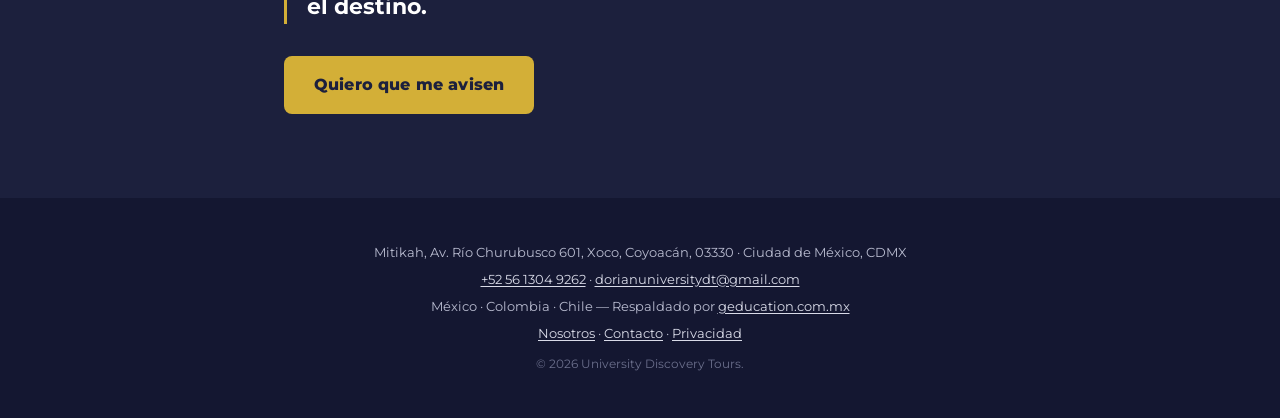
<file: inglaterra.html>
<!DOCTYPE html>
<html lang="es">
<head>
<meta charset="UTF-8">
<meta name="viewport" content="width=device-width, initial-scale=1.0">
<title>University Discovery Tours Inglaterra — Próximamente</title>
<meta name="description" content="El programa de University Discovery Tours en Inglaterra está por llegar. Dejanos tu correo y te avisamos apenas esté disponible.">
<link rel="canonical" href="https://globaluniversitytours.com.mx/inglaterra">

<!-- Open Graph -->
<meta property="og:type" content="website">
<meta property="og:site_name" content="University Discovery Tours">
<meta property="og:title" content="University Discovery Tours Inglaterra — Próximamente">
<meta property="og:description" content="El programa de University Discovery Tours en Inglaterra está por llegar. Dejanos tu correo y te avisamos apenas esté disponible.">
<meta property="og:image" content="https://globaluniversitytours.com.mx/assets/img/destino-inglaterra.jpg">
<meta property="og:url" content="https://globaluniversitytours.com.mx/inglaterra">
<meta property="og:locale" content="es_LA">

<!-- Twitter Card -->
<meta name="twitter:card" content="summary_large_image">
<meta name="twitter:title" content="University Discovery Tours Inglaterra — Próximamente">
<meta name="twitter:description" content="El programa de University Discovery Tours en Inglaterra está por llegar. Dejanos tu correo y te avisamos apenas esté disponible.">
<meta name="twitter:image" content="https://globaluniversitytours.com.mx/assets/img/destino-inglaterra.jpg">

<!-- Structured data -->
<script type="application/ld+json">
{
  "@context": "https://schema.org",
  "@type": "Organization",
  "name": "University Discovery Tours",
  "alternateName": "UDT",
  "url": "https://globaluniversitytours.com.mx/",
  "logo": "https://globaluniversitytours.com.mx/assets/img/logo-udt.png",
  "sameAs": [
    "https://www.facebook.com/share/1DwJ8RsVLq/?mibextid=wwXIfr",
    "https://www.instagram.com/udiscoverytours"
  ],
  "address": {
    "@type": "PostalAddress",
    "streetAddress": "Av. Río Churubusco 601, Xoco, Coyoacán",
    "postalCode": "03330",
    "addressLocality": "Ciudad de México",
    "addressRegion": "CDMX",
    "addressCountry": "MX"
  },
  "contactPoint": {
    "@type": "ContactPoint",
    "telephone": "+52-56-1304-9262",
    "email": "dorianuniversitydt@gmail.com",
    "contactType": "customer service",
    "areaServed": ["MX", "CO", "CL"],
    "availableLanguage": ["Spanish"]
  }
}
</script>

<link rel="icon" href="assets/img/favicon.png">
<link rel="preconnect" href="https://fonts.googleapis.com">
<link rel="preconnect" href="https://fonts.gstatic.com" crossorigin>
<link href="https://fonts.googleapis.com/css2?family=Montserrat:wght@400;500;600;700;800;900&display=swap" rel="stylesheet">
<link rel="stylesheet" href="css/style.css">
</head>
<body>

<!-- ============================================================
     HEADER — sin menú de navegación. Sin pastilla de "early bird"
     (todavía no hay fecha ni precio): pastilla de "Muy pronto".
============================================================ -->
<header>
  <div class="wrap hd">
    <a href="#top" class="brand">
      <img src="assets/img/logo-udt.png" alt="University Discovery Tours" class="brand-logo">
    </a>
    <div class="hd-right">
      <span class="deadline-pill"><i></i>Muy pronto</span>
      <a href="https://wa.me/525613049262?text=Hola%2C%20quiero%20m%C3%A1s%20informaci%C3%B3n%20sobre%20los%20tours%20de%20UDT" target="_blank" rel="noopener noreferrer" class="hd-ghost">Escríbenos</a>
      <a href="#registro" class="btn">Avisarme</a>
    </div>
  </div>
</header>

<a id="top"></a>

<!-- ============================================================
     HERO — único H1 de la página + formulario de aviso (no de
     registro: todavía no hay itinerario, universidades ni precio
     confirmados para Inglaterra).
============================================================ -->
<section class="hero" style="background-image: linear-gradient(100deg, rgba(20, 23, 49, .95) 32%, rgba(20, 23, 49, .78) 62%, rgba(20, 23, 49, .55) 100%), url('assets/img/destino-inglaterra.jpg'); background-position: center 35%; background-size: cover; background-repeat: no-repeat;">
  <div class="wrap hero-grid">
    <div class="reveal in">
      <div class="edition-badge">
        <svg class="flag-icon" viewBox="0 0 5 3" xmlns="http://www.w3.org/2000/svg" role="img" aria-label="Bandera de Inglaterra">
          <rect width="5" height="3" fill="#FFFFFF"/>
          <rect x="2" width="1" height="3" fill="#CE1124"/>
          <rect y="1" width="5" height="1" fill="#CE1124"/>
        </svg>
        Edición Inglaterra
      </div>
      <span class="eyebrow">Próximamente · Inglaterra</span>
      <h1>Tu programa en Inglaterra está <em>por llegar.</em></h1>
      <p class="sub">
        Estamos armando el mismo formato de tours universitarios que ya viven estudiantes en
        España y Alemania, ahora para Inglaterra. Dejanos tu correo y sé de los primeros en
        enterarte.
      </p>
      <ul class="trust">
        <li>Mismo equipo que ya opera en España y Alemania</li>
        <li>Asesoría migratoria y financiamiento incluidos</li>
        <li>Reuniones <b>1:1</b> con admisiones</li>
      </ul>
    </div>

    <div class="reveal in" id="registro">
      <div class="formcard">
        <h2 class="formcard__title">Sé de los primeros en enterarte</h2>
        <p class="cap">Te avisamos por correo apenas Inglaterra esté disponible.</p>

        <form class="lead-form" id="lead-form" data-form-location="hero" novalidate>
          <div class="field">
            <label for="nombre-hero">Nombre</label>
            <input type="text" id="nombre-hero" name="nombre" data-field="nombre" required placeholder="Tu nombre" autocomplete="name">
          </div>
          <div class="field">
            <label for="email-hero">Correo electrónico</label>
            <input type="email" id="email-hero" name="email" data-field="email" required placeholder="tucorreo@email.com" autocomplete="email">
          </div>

          <!-- Landing de "avisame": destino fijo + tipo=waitlist para diferenciarlo
               de un registro real en el backend/hoja de cálculo. -->
          <input type="hidden" name="destino" value="inglaterra">
          <input type="hidden" name="tipo" value="waitlist">

          <!-- Campos ocultos de atribución, poblados por js/main.js -->
          <input type="hidden" name="utm_source" data-utm="utm_source">
          <input type="hidden" name="utm_medium" data-utm="utm_medium">
          <input type="hidden" name="utm_campaign" data-utm="utm_campaign">
          <input type="hidden" name="utm_content" data-utm="utm_content">
          <input type="hidden" name="utm_term" data-utm="utm_term">

          <!-- Honeypot antibots: invisible para personas, los bots lo completan -->
          <input type="text" name="website" tabindex="-1" autocomplete="off"
                 aria-hidden="true" style="position:absolute;left:-9999px;opacity:0">

          <button type="submit" class="btn btn-block">Avisarme cuando esté disponible</button>
          <p id="form-status" role="status" aria-live="polite" style="display:none"></p>
        </form>
      </div>
    </div>
  </div>
</section>

<main>

  <!-- ============================================================
       PRÓXIMAMENTE
  ============================================================ -->
  <section class="block bg-navy" aria-labelledby="proximamente-h2">
    <div class="wrap problem-inner reveal">
      <div class="sec-eyebrow">Próximamente</div>
      <h2 class="title" id="proximamente-h2">Estamos armando el programa en Inglaterra.</h2>
      <p>Universidades aliadas, itinerario y precios — el mismo formato que ya funciona en España y Alemania, adaptado a Inglaterra. Vas a ser de los primeros en saber la fecha exacta y el precio early bird apenas esté listo.</p>

      <div class="section-photo reveal">
        <img src="assets/img/inglaterra-cultura.jpg" alt="Tower Bridge, Londres" loading="lazy">
      </div>

      <p class="kick">Dejanos tu correo arriba y te escribimos apenas se habilite el destino.</p>
      <p style="margin-top:32px;">
        <a href="#registro" class="btn">Quiero que me avisen</a>
      </p>
    </div>
  </section>

</main>

<footer>
  <div class="wrap ft">
    <div class="ft-info">
      <p class="ft-line">Mitikah, Av. Río Churubusco 601, Xoco, Coyoacán, 03330 · Ciudad de México, CDMX</p>
      <p class="ft-line"><a href="tel:+525613049262">+52 56 1304 9262</a> · <a href="mailto:dorianuniversitydt@gmail.com">dorianuniversitydt@gmail.com</a></p>
      <p class="ft-line">México · Colombia · Chile — Respaldado por <a href="https://geducation.com.mx/" target="_blank" rel="noopener noreferrer">geducation.com.mx</a></p>
      <p class="ft-line"><a href="/about">Nosotros</a> · <a href="/contact">Contacto</a> · <a href="/privacy">Privacidad</a></p>
      <p class="ft-copy">© <span id="year"></span> University Discovery Tours.</p>
    </div>
  </div>
</footer>

<script src="js/main.js"></script>
<script src="js/form-submit.js"></script>
</body>
</html>
</file>
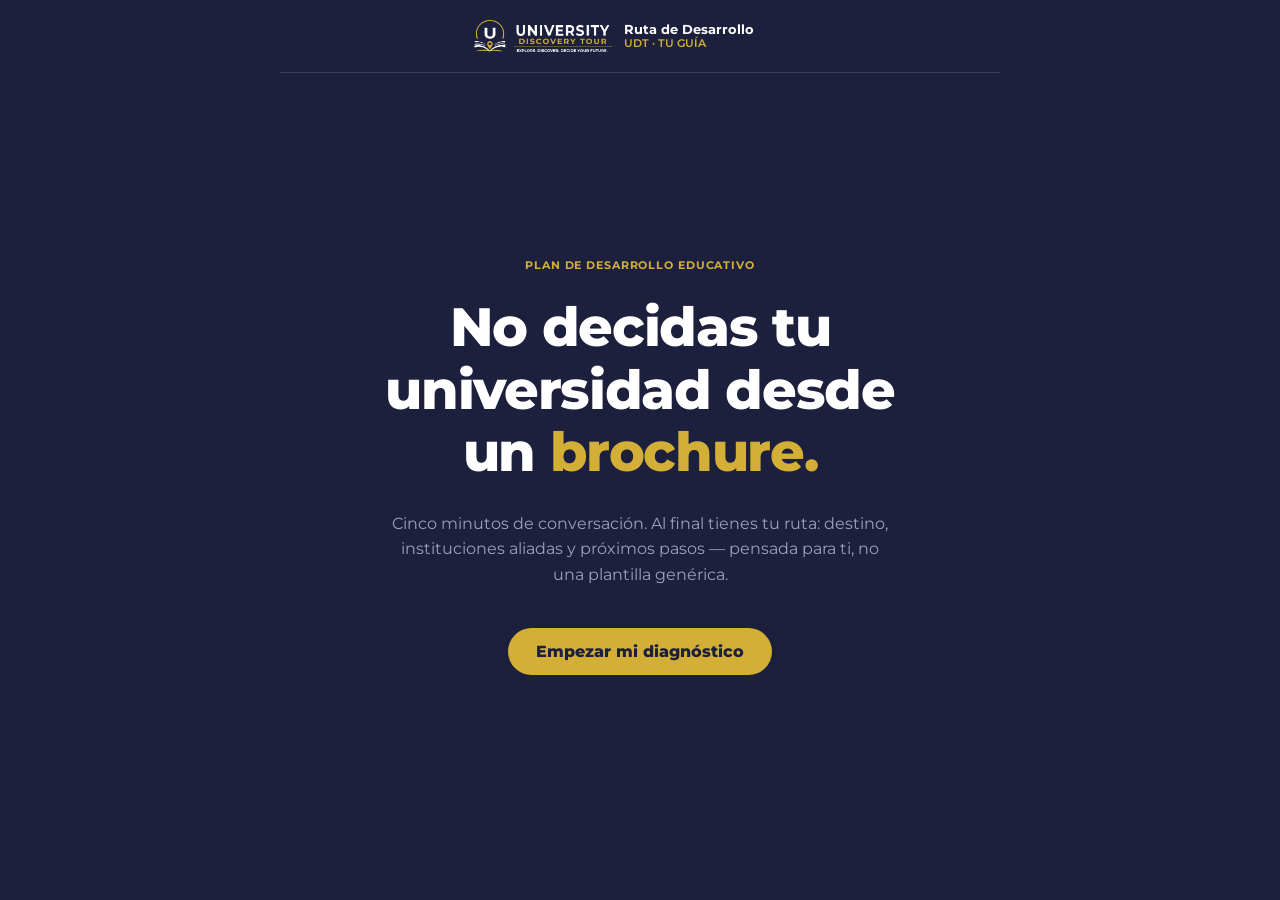
<file: perfil.html>
<!DOCTYPE html>
<html lang="es">
<head>
<meta charset="UTF-8">
<meta name="viewport" content="width=device-width, initial-scale=1.0">
<title>University Discovery Tours España — Tu plan de desarrollo educativo</title>
<meta name="description" content="No decidas tu universidad desde un brochure. Obtén tu plan de desarrollo educativo en España y accede a una consultoría personalizada.">

<link rel="canonical" href="https://globaluniversitytours.com.mx/perfil">

<!-- Open Graph -->
<meta property="og:type" content="website">
<meta property="og:site_name" content="University Discovery Tours">
<meta property="og:title" content="University Discovery Tours España — Tu plan de desarrollo educativo">
<meta property="og:description" content="Obtén tu plan de desarrollo educativo en España y accede a una consultoría personalizada con UDT.">
<meta property="og:image" content="https://globaluniversitytours.com.mx/assets/img/estudiantes-campus.jpg">
<meta property="og:url" content="https://globaluniversitytours.com.mx/perfil">
<meta property="og:locale" content="es_LA">

<!-- Twitter Card -->
<meta name="twitter:card" content="summary_large_image">
<meta name="twitter:title" content="University Discovery Tours España — Tu plan de desarrollo educativo">
<meta name="twitter:description" content="Obtén tu plan de desarrollo educativo en España y accede a una consultoría personalizada con UDT.">
<meta name="twitter:image" content="https://globaluniversitytours.com.mx/assets/img/estudiantes-campus.jpg">

<link rel="icon" href="assets/img/favicon.png">
<link rel="preconnect" href="https://fonts.googleapis.com">
<link rel="preconnect" href="https://fonts.gstatic.com" crossorigin>
<link href="https://fonts.googleapis.com/css2?family=Montserrat:wght@400;500;600;700;800;900&display=swap" rel="stylesheet">

<!-- TODO: insertar Meta Pixel ID y descomentar
<script>
!function(f,b,e,v,n,t,s){if(f.fbq)return;n=f.fbq=function(){n.callMethod?
n.callMethod.apply(n,arguments):n.queue.push(arguments)};if(!f._fbq)f._fbq=n;
n.push=n;n.loaded=!0;n.version='2.0';n.queue=[];t=b.createElement(e);t.async=!0;
t.src=v;s=b.getElementsByTagName(e)[0];s.parentNode.insertBefore(t,s)}(window,
document,'script','https://connect.facebook.net/en_US/fbevents.js');
fbq('init', 'TU_PIXEL_ID');
fbq('track', 'PageView');
</script>
-->

<!-- TODO: insertar GA4 ID y descomentar
<script async src="https://www.googletagmanager.com/gtag/js?id=G-XXXXXXX"></script>
<script>
  window.dataLayer = window.dataLayer || [];
  function gtag(){dataLayer.push(arguments);}
  gtag('js', new Date());
  gtag('config', 'G-XXXXXXX');
</script>
-->

<style>
  :root {
    --navy: #1C203D;
    --navy-2: #252a4a;
    --gold: #D3AF37;
    --gold-deep: #b8952a;
    --cream: #F7F5EF;
    --white: #ffffff;
    --muted: #9aa0bd;
    --line: rgba(255, 255, 255, .14);
    --font-sans: 'Montserrat', ui-sans-serif, system-ui, -apple-system, "Segoe UI", Roboto, sans-serif;
  }

  * { box-sizing: border-box; }

  html, body {
    margin: 0;
    background: var(--navy);
    color: #ffffff;
    font-family: var(--font-sans);
    font-weight: 400;
    -webkit-font-smoothing: antialiased;
  }

  .app {
    min-height: 100vh;
    display: flex;
    flex-direction: column;
  }

  /* ---------- Header ---------- */
  .top-bar {
    display: flex;
    align-items: center;
    justify-content: space-between;
    padding: 20px 24px;
    max-width: 720px;
    width: 100%;
    margin: 0 auto;
    border-bottom: 1px solid var(--line);
  }

  .ghost-btn {
    background: transparent;
    border: 1.5px solid rgba(255,255,255,.4);
    color: #fff;
    border-radius: 9999px;
    padding: 8px 18px;
    font-family: var(--font-sans);
    font-size: 14px;
    font-weight: 700;
    cursor: pointer;
    transition: border-color 0.2s cubic-bezier(0.625,0.05,0,1), background 0.2s;
    visibility: hidden;
  }
  .ghost-btn.show { visibility: visible; }
  .ghost-btn:hover { border-color: var(--gold); background: rgba(255,255,255,.06); }

  .brand-block {
    display: flex;
    align-items: center;
    gap: 12px;
  }

  .brand-logo-mini {
    height: 32px;
    width: auto;
    display: block;
  }

  .brand-text .name {
    font-size: 13px;
    font-weight: 700;
    color: #ffffff;
    line-height: 1.2;
  }
  .brand-text .sub {
    font-size: 11px;
    color: var(--gold);
    font-weight: 600;
    line-height: 1.2;
  }

  .top-bar-right { width: 90px; }

  /* ---------- Intro ---------- */
  .intro {
    flex: 1;
    display: flex;
    align-items: center;
    justify-content: center;
    padding: 40px 24px 80px;
  }

  .intro-inner {
    max-width: 560px;
    text-align: center;
  }

  .eyebrow {
    font-family: var(--font-sans);
    font-size: 11px;
    font-weight: 700;
    letter-spacing: 0.08em;
    text-transform: uppercase;
    color: var(--gold);
    margin: 0 0 24px;
  }

  .display-heading {
    font-family: var(--font-sans);
    font-weight: 800;
    font-size: clamp(32px, 6vw, 54px);
    line-height: 1.15;
    letter-spacing: -0.025em;
    margin: 0 0 28px;
  }

  .display-heading em {
    font-style: normal;
    font-weight: 800;
    color: var(--gold);
  }

  .intro p.lede {
    font-size: 16px;
    line-height: 1.6;
    color: var(--muted);
    max-width: 46ch;
    margin: 0 auto 40px;
  }

  .pill-btn {
    display: inline-flex;
    align-items: center;
    gap: 8px;
    background: var(--gold);
    color: var(--navy);
    border: none;
    border-radius: 9999px;
    padding: 14px 28px;
    font-family: var(--font-sans);
    font-size: 16px;
    font-weight: 800;
    cursor: pointer;
    box-shadow: rgba(28,32,61,0.15) 0px 4px 20px 0px;
    transition: transform 0.18s ease, box-shadow 0.18s ease, background 0.18s ease;
  }
  .pill-btn:hover { transform: translateY(-2px); box-shadow: 0 12px 26px rgba(211, 175, 55, .35); background: #e0bd45; }
  .pill-btn:disabled { opacity: 0.35; cursor: not-allowed; transform: none; }

  /* ---------- Chat ---------- */
  .chat-screen {
    flex: 1;
    display: flex;
    flex-direction: column;
    max-width: 720px;
    width: 100%;
    margin: 0 auto;
    padding: 0 20px;
  }

  .progress-track {
    height: 2px;
    background: var(--line);
    border-radius: 2px;
    overflow: hidden;
    margin-bottom: 8px;
  }
  .progress-fill {
    height: 100%;
    background: var(--gold);
    transition: width 0.4s cubic-bezier(0.625,0.05,0,1);
  }

  .chat-log {
    flex: 1;
    overflow-y: auto;
    display: flex;
    flex-direction: column;
    gap: 14px;
    padding: 24px 0;
  }

  .msg-row {
    display: flex;
    align-items: flex-end;
    gap: 10px;
  }
  .msg-row.bot { justify-content: flex-start; }
  .msg-row.user { justify-content: flex-end; }

  .msg-icon {
    width: 26px; height: 26px;
    border-radius: 50%;
    flex-shrink: 0;
    display: flex; align-items: center; justify-content: center;
    font-size: 10px; font-weight: 600;
  }
  .msg-row.bot .msg-icon { background: var(--navy-2); color: var(--gold); border: 1px solid var(--line); }
  .msg-row.user .msg-icon { background: var(--gold); color: var(--navy); }

  .bubble {
    max-width: 74%;
    padding: 12px 16px;
    border-radius: 16px;
    font-size: 15px;
    line-height: 1.5;
  }
  .msg-row.bot .bubble {
    background: var(--navy-2);
    color: #ffffff;
    border: 1px solid var(--line);
    border-bottom-left-radius: 4px;
  }
  .msg-row.user .bubble {
    background: var(--cream);
    color: var(--navy);
    border-bottom-right-radius: 4px;
  }

  .answer-zone {
    padding: 16px 0 28px;
    border-top: 1px solid var(--line);
  }

  .options-grid {
    display: flex;
    flex-direction: column;
    gap: 10px;
  }

  .option-pill {
    display: flex;
    align-items: center;
    gap: 12px;
    background: var(--navy-2);
    border: 1.5px solid var(--line);
    border-radius: 9999px;
    padding: 12px 18px;
    color: #ffffff;
    font-family: var(--font-sans);
    font-size: 15px;
    font-weight: 500;
    text-align: left;
    cursor: pointer;
    transition: border-color 0.2s cubic-bezier(0.625,0.05,0,1), background 0.2s;
  }
  .option-pill:hover { border-color: var(--gold); background: #2c325a; }

  .option-pill .num {
    width: 22px; height: 22px;
    border-radius: 50%;
    background: rgba(255,255,255,.1);
    color: var(--gold);
    display: flex; align-items: center; justify-content: center;
    font-size: 11px;
    font-weight: 700;
    flex-shrink: 0;
  }

  .text-answer-row {
    display: flex;
    align-items: flex-end;
    gap: 10px;
  }

  .text-answer-row textarea {
    flex: 1;
    resize: none;
    background: var(--navy-2);
    border: 1.5px solid var(--line);
    border-radius: 16px;
    color: #ffffff;
    font-family: var(--font-sans);
    font-size: 15px;
    padding: 14px 16px;
    min-height: 52px;
    max-height: 140px;
  }
  .text-answer-row textarea:focus { outline: none; border-color: var(--gold); background: #2c325a; }
  .text-answer-row textarea::placeholder { color: var(--muted); }

  .send-btn {
    width: 46px; height: 46px;
    border-radius: 50%;
    background: var(--gold);
    border: none;
    color: var(--navy);
    font-size: 16px;
    cursor: pointer;
    flex-shrink: 0;
    display: flex; align-items: center; justify-content: center;
    transition: transform 0.18s ease, background 0.18s ease;
  }
  .send-btn:hover:not(:disabled) { background: #e0bd45; }
  .send-btn:disabled { opacity: 0.3; cursor: not-allowed; }

  /* ---------- Report ---------- */
  .report-wrap {
    max-width: 760px;
    margin: 0 auto;
    padding: 0 20px 100px;
  }

  .report-header {
    background: var(--cream);
    border-radius: 10px;
    border-top: 4px solid var(--gold);
    padding: 36px 32px;
    margin: 28px 0 8px;
  }
  .report-header .eyebrow { color: var(--gold-deep); margin-bottom: 14px; }
  .report-header .rep-name {
    font-family: var(--font-sans);
    font-weight: 800;
    color: var(--navy);
    font-size: 30px;
    letter-spacing: -0.02em;
    margin: 0 0 6px;
  }
  .report-header .rep-sub {
    font-size: 14px;
    color: #5b6172;
  }

  .report-body { padding: 40px 4px 0; }

  .report-body .display-heading { text-align: left; margin-bottom: 24px; max-width: 22ch; }

  .report-body p.narrative {
    font-size: 16px;
    line-height: 1.7;
    color: #c9ccdd;
    max-width: 64ch;
    margin: 0 0 18px;
  }

  .stat-card {
    background: var(--cream);
    border: 1px solid rgba(28,32,61,.12);
    border-radius: 10px;
    margin: 36px 0;
    display: grid;
    grid-template-columns: repeat(4, 1fr);
  }
  .stat-cell {
    padding: 22px 20px;
    border-right: 1px solid rgba(28,32,61,.12);
  }
  .stat-cell:last-child { border-right: none; }
  .stat-cell .label {
    font-size: 10px;
    text-transform: uppercase;
    letter-spacing: 0.06em;
    color: #5b6172;
    margin-bottom: 8px;
  }
  .stat-cell .value {
    font-size: 18px;
    font-weight: 800;
    color: var(--navy);
    line-height: 1.25;
  }

  .section-block { margin: 56px 0; }
  .section-num-heading {
    display: flex;
    align-items: baseline;
    gap: 12px;
    margin-bottom: 6px;
  }
  .section-num-heading .n {
    font-family: var(--font-sans);
    font-size: 13px;
    font-weight: 700;
    color: var(--gold);
  }
  .section-num-heading h2 {
    font-family: var(--font-sans);
    font-weight: 800;
    color: #ffffff;
    font-size: 24px;
    margin: 0;
  }
  .section-block > p.section-sub {
    font-size: 14px;
    color: var(--muted);
    margin: 0 0 22px;
  }

  .item-card {
    display: flex;
    gap: 16px;
    background: #ffffff;
    border: 1px solid rgba(28,32,61,.12);
    border-radius: 10px;
    padding: 18px 20px;
    margin-bottom: 10px;
    align-items: flex-start;
  }
  .item-card .idx {
    width: 28px; height: 28px;
    border-radius: 50%;
    background: var(--cream);
    color: var(--navy);
    font-weight: 700;
    display: flex; align-items: center; justify-content: center;
    font-size: 12px;
    flex-shrink: 0;
    margin-top: 2px;
  }
  .item-card .item-title {
    font-size: 15px;
    font-weight: 700;
    color: var(--navy);
    margin: 0 0 4px;
  }
  .item-card .item-desc {
    font-size: 14px;
    color: #5b6172;
    line-height: 1.5;
    margin: 0;
  }

  .chip-row { display: flex; flex-wrap: wrap; gap: 8px; }
  .chip {
    border: 1.5px solid rgba(28,32,61,.12);
    border-radius: 9999px;
    padding: 8px 16px;
    font-size: 13px;
    font-weight: 600;
    color: var(--navy);
    background: #ffffff;
  }

  .victory-box {
    border: 1.5px solid var(--gold);
    background: var(--cream);
    border-radius: 10px;
    padding: 24px 26px;
    font-size: 15px;
    line-height: 1.6;
    color: #3a3f55;
    margin: 40px 0;
  }
  .victory-box strong { color: var(--navy); }

  .closing-cta {
    background: var(--navy-2);
    border-radius: 10px;
    padding: 30px 28px;
    text-align: center;
    margin-top: 20px;
  }
  .closing-cta p { font-size: 15px; color: #c9ccdd; margin: 0 0 20px; }
  .closing-cta .cta-row {
    display: flex; flex-wrap: wrap; gap: 12px; justify-content: center;
  }

  .link-ghost {
    background: transparent;
    border: none;
    color: var(--muted);
    font-family: var(--font-sans);
    font-size: 13px;
    text-decoration: underline;
    cursor: pointer;
    margin-top: 18px;
  }
  .link-ghost:hover { color: #ffffff; }

  .disclaimer {
    font-size: 12px;
    color: var(--muted);
    line-height: 1.6;
    max-width: 62ch;
    margin: 32px auto 0;
    text-align: center;
  }

  @media (max-width: 640px) {
    .stat-card { grid-template-columns: repeat(2, 1fr); }
    .stat-cell:nth-child(2) { border-right: none; }
    .stat-cell:nth-child(1), .stat-cell:nth-child(2) { border-bottom: 1px solid rgba(28,32,61,.12); }
    .bubble { max-width: 84%; }
  }

  @media (prefers-reduced-motion: reduce) { * { transition: none !important; } }

  @media print {
    .top-bar, .link-ghost, .closing-cta .cta-row { display: none !important; }
    body { background: #fff; color: #111; }
    .report-header, .stat-card, .item-card, .closing-cta { background: #f2f2f2 !important; }
  }
</style>
</head>
<body>

<div class="app" id="app"></div>

<script>
(function () {
  "use strict";

  var STEPS = [
    { id: "nombre", type: "text", bot: "Hola, soy el asistente de ruta de UDT. Antes de empezar, ¿cómo te llamas?", placeholder: "Tu nombre..." },
    { id: "metaLibre", type: "text", bot: null, placeholder: "Cuéntame qué buscas..." },
    { id: "destino", type: "choice", bot: "¿Ya tienes un destino en mente, o prefieres que te ayude a encontrarlo?",
      options: [
        { value: "espana", text: "España" },
        { value: "alemania", text: "Alemania" },
        { value: "canada", text: "Canadá" },
        { value: "reinoUnido", text: "Reino Unido" },
        { value: "noSe", text: "Aún no decido" }
      ] },
    { id: "ingles", type: "choice", bot: "¿Cómo describirías tu inglés hoy?",
      options: [
        { value: "0", text: "Sin evaluar o básico" },
        { value: "1", text: "A2 — básico-intermedio" },
        { value: "2", text: "B1 — intermedio" },
        { value: "3", text: "B2 o más — avanzado" }
      ] },
    { id: "prioridad", type: "choice", bot: "De estas cuatro cosas, ¿cuál pesa más en tu decisión?",
      options: [
        { value: "espana", text: "Cercanía cultural y del idioma" },
        { value: "alemania", text: "Costo de vida accesible y mercado laboral fuerte" },
        { value: "canada", text: "Sistema anglosajón con costo moderado" },
        { value: "reinoUnido", text: "Prestigio académico y trayectoria clara" }
      ] },
    { id: "momento", type: "choice", bot: "¿En qué momento te encuentras?",
      options: [
        { value: "pronto", text: "Quiero decidir en los próximos meses" },
        { value: "esteAño", text: "Este año, sin prisa" },
        { value: "explorando", text: "Explorando para más adelante" }
      ] },
    { id: "dudaLibre", type: "text", bot: null, placeholder: "Cuéntamelo con detalle..." }
  ];

  // El texto de bot para metaLibre y dudaLibre se arma dinámico (usa el nombre / destino ya dados)
  function botTextFor(step, answers) {
    if (step.id === "metaLibre") {
      return "Gracias, " + (answers.nombre || "").split(" ")[0] + ". Cuéntame: ¿qué es lo que más te gustaría resolver — el destino, la universidad, o ambas?";
    }
    if (step.id === "dudaLibre") {
      return "Última cosa — si pudieras resolver UNA sola duda antes de decidir, ¿cuál sería? Cuéntamela con detalle para afinar tu ruta 🙌";
    }
    return step.bot;
  }

  var DEST = {
    espana: { nombre: "España", minIngles: 0, status: "activa",
      instituciones: ["Universidad Europea", "ENAE International Business School", "UCAM"],
      fortaleza: "la cercanía cultural y del idioma, con menos fricción de adaptación desde el día uno",
      earlyBird: { uno: "3,000", dos: "5,300" }, regular: { uno: "3,500", dos: "6,000" } },
    alemania: { nombre: "Alemania", minIngles: 1, status: "activa",
      instituciones: ["EP English Path"],
      fortaleza: "el bajo costo educativo, un mercado laboral fuerte y una puerta directa a la Unión Europea",
      earlyBird: { uno: "3,000", dos: "5,300" }, regular: { uno: "3,500", dos: "6,000" } },
    canada: { nombre: "Canadá", minIngles: 2, status: "proximamente",
      instituciones: ["University Canada West", "Vancouver Community College", "Capilano University"],
      fortaleza: "un sistema anglosajón sólido con un costo de vida moderado frente a otros destinos de habla inglesa" },
    reinoUnido: { nombre: "Reino Unido", minIngles: 3, status: "proximamente",
      instituciones: ["Oxford International Education Group"],
      fortaleza: "el prestigio académico y pathways claros hacia programas reconocidos internacionalmente" }
  };
  var NIVEL_TEXTO = ["sin evaluar / básico", "A2", "B1", "B2 o más"];
  var EARLY_BIRD_DEADLINE = new Date("2026-09-01T00:00:00");

  function scoreDestino(key, a) {
    var d = DEST[key], s = 0;
    if (a.destino === key) s += 6;
    if (a.destino === "noSe") {
      if (a.prioridad === key) s += 4;
      if (a.momento === "pronto" && d.status === "activa") s += 2;
      if (a.momento === "explorando" && d.status === "proximamente") s += 1;
      if (Number(a.ingles) >= d.minIngles) s += 1;
    }
    return s;
  }
  function rankDestinos(a) {
    return Object.keys(DEST).map(function (k) { return { key: k, score: scoreDestino(k, a) }; })
      .sort(function (x, y) { return y.score - x.score; });
  }

  var state = { phase: "intro", stepIndex: 0, answers: {} };
  var app = document.getElementById("app");

  function esc(s) { return String(s).replace(/[&<>"']/g, function (c) { return { "&": "&amp;", "<": "&lt;", ">": "&gt;", '"': "&quot;", "'": "&#39;" }[c]; }); }

  function renderIntro() {
    app.innerHTML =
      '<div class="top-bar"><button class="ghost-btn" id="back"></button>' +
      '<div class="brand-block"><img src="assets/img/logo-udt.png" alt="University Discovery Tours" class="brand-logo-mini"><div class="brand-text"><div class="name">Ruta de Desarrollo</div><div class="sub">UDT · TU GUÍA</div></div></div>' +
      '<div class="top-bar-right"></div></div>' +
      '<div class="intro"><div class="intro-inner">' +
      '<p class="eyebrow">Plan de desarrollo educativo</p>' +
      '<h1 class="display-heading">No decidas tu universidad desde un <em>brochure.</em></h1>' +
      '<p class="lede">Cinco minutos de conversación. Al final tienes tu ruta: destino, instituciones aliadas y próximos pasos — pensada para ti, no una plantilla genérica.</p>' +
      '<button class="pill-btn" id="start">Empezar mi diagnóstico</button>' +
      "</div></div>";
    document.getElementById("start").addEventListener("click", function () {
      state.phase = "chat"; state.stepIndex = 0; state.messages = [];
      renderChat(true);
    });
  }

  function renderChat(pushBotMessage) {
    var step = STEPS[state.stepIndex];
    if (pushBotMessage) {
      state.messages.push({ from: "bot", text: botTextFor(step, state.answers) });
    }

    var pct = Math.round((state.stepIndex / STEPS.length) * 100);

    var html = '<div class="top-bar"><button class="ghost-btn show" id="back">Regresar</button>' +
      '<div class="brand-block"><img src="assets/img/logo-udt.png" alt="University Discovery Tours" class="brand-logo-mini"><div class="brand-text"><div class="name">Ruta de Desarrollo</div><div class="sub">UDT · TU GUÍA</div></div></div>' +
      '<div class="top-bar-right"></div></div>';

    html += '<div class="chat-screen"><div class="progress-track"><div class="progress-fill" style="width:' + pct + '%"></div></div>';
    html += '<div class="chat-log" id="chatLog">';
    state.messages.forEach(function (m) {
      if (m.from === "bot") {
        html += '<div class="msg-row bot"><div class="msg-icon">UDT</div><div class="bubble">' + esc(m.text) + "</div></div>";
      } else {
        html += '<div class="msg-row user"><div class="bubble">' + esc(m.text) + '</div><div class="msg-icon">Tú</div></div>';
      }
    });
    html += "</div>";

    html += '<div class="answer-zone" id="answerZone"></div></div>';

    app.innerHTML = html;

    var chatLog = document.getElementById("chatLog");
    chatLog.scrollTop = chatLog.scrollHeight;

    document.getElementById("back").addEventListener("click", function () {
      if (state.stepIndex === 0) { state.phase = "intro"; renderIntro(); return; }
      state.messages.pop(); // quita la pregunta del bot actual (sin responder)
      state.messages.pop(); // quita la respuesta que el usuario dio al paso anterior
      state.messages.pop(); // quita la pregunta del bot del paso anterior (se vuelve a mostrar)
      state.stepIndex -= 1;
      renderChat(true);
    });

    renderAnswerZone(step);
  }

  function advance(answerText, rawValue) {
    var step = STEPS[state.stepIndex];
    state.answers[step.id] = rawValue;
    state.messages.push({ from: "user", text: answerText });
    state.stepIndex += 1;
    if (state.stepIndex >= STEPS.length) {
      state.phase = "report";
      renderReport();
    } else {
      renderChat(true);
    }
  }

  function renderAnswerZone(step) {
    var zone = document.getElementById("answerZone");
    if (step.type === "choice") {
      var html = '<div class="options-grid">';
      step.options.forEach(function (opt, i) {
        html += '<button class="option-pill" data-value="' + opt.value + '" data-text="' + esc(opt.text) + '"><span class="num">' + (i + 1) + "</span>" + esc(opt.text) + "</button>";
      });
      html += "</div>";
      zone.innerHTML = html;
      zone.querySelectorAll(".option-pill").forEach(function (btn) {
        btn.addEventListener("click", function () {
          advance(btn.getAttribute("data-text"), btn.getAttribute("data-value"));
        });
      });
    } else {
      zone.innerHTML =
        '<div class="text-answer-row"><textarea id="freeText" placeholder="' + esc(step.placeholder) + '" rows="2"></textarea>' +
        '<button class="send-btn" id="sendBtn" disabled>&#8593;</button></div>';
      var ta = document.getElementById("freeText");
      var sendBtn = document.getElementById("sendBtn");
      ta.addEventListener("input", function () { sendBtn.disabled = ta.value.trim().length === 0; });
      ta.addEventListener("keydown", function (e) {
        if (e.key === "Enter" && !e.shiftKey) { e.preventDefault(); if (!sendBtn.disabled) doSend(); }
      });
      sendBtn.addEventListener("click", doSend);
      function doSend() {
        var v = ta.value.trim();
        if (!v) return;
        advance(v, v);
      }
      ta.focus();
    }
  }

  function renderReport() {
    var a = state.answers;
    var ranked = rankDestinos(a);
    var mainKey = ranked[0].key, altKey = ranked[1].key;
    var main = DEST[mainKey];
    var ingles = Number(a.ingles);
    var meetsMin = ingles >= main.minIngles;
    var nombre = (a.nombre || "").trim() || "tu";
    var primerNombre = nombre.split(" ")[0];
    var fecha = new Date().toLocaleDateString("es-MX", { day: "numeric", month: "long", year: "numeric" });

    var modalidad = a.momento === "explorando" ? "Tour Virtual" : "Tour Presencial";
    var isEarly = new Date() < EARLY_BIRD_DEADLINE;
    var priceValue = main.status === "activa"
      ? (isEarly ? "$" + main.earlyBird.uno + " USD" : "$" + main.regular.uno + " USD")
      : "Próximamente";

    var html = '<div class="top-bar"><button class="ghost-btn show" id="back">Regresar</button>' +
      '<div class="brand-block"><img src="assets/img/logo-udt.png" alt="University Discovery Tours" class="brand-logo-mini"><div class="brand-text"><div class="name">Ruta de Desarrollo</div><div class="sub">UDT · TU GUÍA</div></div></div>' +
      '<div class="top-bar-right"></div></div>';

    html += '<div class="report-wrap">';

    html += '<div class="report-header"><p class="eyebrow">UDT · PLAN GENERADO</p>' +
      '<p class="rep-name">' + esc(nombre) + '</p>' +
      '<p class="rep-sub">University Discovery Tours · Plan de Desarrollo Educativo · ' + fecha + "</p></div>";

    html += '<div class="report-body">';
    html += '<h1 class="display-heading">Tu ruta hacia <em>' + esc(main.nombre) + ".</em></h1>";

    html += '<p class="narrative">' + esc(primerNombre) + ", dijiste que buscas " + esc(a.metaLibre || "definir tu camino") +
      ". Con lo que me contaste, " + esc(main.nombre) + " es el destino que mejor encaja hoy: destaca por " + main.fortaleza + ".</p>";
    html += '<p class="narrative">Tu problema no es la falta de opciones, es decidir sin haberlas visto. El tour existe para que llegues a tu asesoría con el destino, tu nivel de inglés y el presupuesto ya claros — información real, no folletos.</p>';

    html += '<div class="stat-card">' +
      '<div class="stat-cell"><div class="label">Destino</div><div class="value">' + esc(main.nombre) + "</div></div>" +
      '<div class="stat-cell"><div class="label">Tu inglés</div><div class="value">' + NIVEL_TEXTO[ingles] + "</div></div>" +
      '<div class="stat-cell"><div class="label">Modalidad sugerida</div><div class="value">' + modalidad + "</div></div>" +
      '<div class="stat-cell"><div class="label">' + (main.status === "activa" ? (isEarly ? "Precio early bird" : "Precio") : "Estado") + '</div><div class="value">' + priceValue + "</div></div>" +
      "</div>";

    html += '<div class="section-block"><div class="section-num-heading"><span class="n">01</span><h2>Tu destino</h2></div>' +
      '<p class="section-sub">Por qué encaja con lo que nos contaste.</p>' +
      '<div class="item-card"><div class="idx">→</div><div><p class="item-title">' + esc(main.nombre) + '</p><p class="item-desc">Destaca por ' + main.fortaleza + ".</p></div></div>";
    if (!meetsMin) {
      html += '<div class="item-card"><div class="idx">!</div><div><p class="item-title">Tu inglés hoy</p><p class="item-desc">Tu nivel actual (' + NIVEL_TEXTO[ingles] + ") está por debajo del mínimo sugerido para " + esc(main.nombre) + " (" + NIVEL_TEXTO[main.minIngles] + "). Es un punto de partida claro para trabajar antes del viaje, no una barrera cerrada.</p></div></div>";
    }
    html += "</div>";

    html += '<div class="section-block"><div class="section-num-heading"><span class="n">02</span><h2>Instituciones aliadas</h2></div><div class="chip-row">';
    main.instituciones.forEach(function (inst) { html += '<span class="chip">' + esc(inst) + "</span>"; });
    html += "</div></div>";

    html += '<div class="section-block"><div class="section-num-heading"><span class="n">03</span><h2>Próximos pasos</h2></div>' +
      '<div class="item-card"><div class="idx">1</div><div><p class="item-title">Agenda tu asesoría 1:1</p><p class="item-desc">Resolvemos destino, inglés y financiamiento con calma.</p></div></div>' +
      '<div class="item-card"><div class="idx">2</div><div><p class="item-title">Habla con un asesor por WhatsApp</p><p class="item-desc">Respuesta directa a lo que te quedó pendiente.</p></div></div>' +
      '<div class="item-card"><div class="idx">3</div><div><p class="item-title">Otra opción a considerar: ' + esc(DEST[altKey].nombre) + '</p><p class="item-desc">Destaca por ' + DEST[altKey].fortaleza + ".</p></div></div>" +
      "</div>";

    if (a.dudaLibre) {
      html += '<div class="victory-box"><strong>Tu primera victoria:</strong> cuando resuelvas "' + esc(a.dudaLibre) + '", vas a llegar a tu asesoría con destino, inglés y presupuesto ya claros — para decidir con información, no con folletos.</div>';
    }

    var waText = encodeURIComponent("Hola, acabo de hacer mi diagnóstico en la página de UDT y quiero conversar sobre " + main.nombre + ".");
    html += '<div class="closing-cta"><p>¿Seguimos? Elige cómo prefieres continuar.</p><div class="cta-row">' +
      '<a class="pill-btn" href="https://calendar.app.google/wDjBXsaK9zp3bQdh9" target="_blank" rel="noopener">Agendar asesoría</a>' +
      '<a class="ghost-btn show" style="text-decoration:none; display:inline-flex; align-items:center;" href="https://wa.me/5215613049262?text=' + waText + '" target="_blank" rel="noopener">Escribir por WhatsApp</a>' +
      '<button class="ghost-btn show" id="printBtn" type="button">Guardar como PDF</button>' +
      "</div></div>";

    html += '<p class="disclaimer">Esta guía es orientativa y se genera con las respuestas que diste. No sustituye una asesoría personalizada: precios, fechas, becas y programas confirmados los entrega tu asesor con la información oficial más reciente.</p>';

    html += '<div style="text-align:center;"><button class="link-ghost" id="restart">Empezar de nuevo</button></div>';

    html += "</div></div>";

    app.innerHTML = html;

    document.getElementById("back").addEventListener("click", function () {
      state.messages.pop(); // quita la última respuesta del usuario
      state.messages.pop(); // quita la última pregunta del bot (se vuelve a mostrar)
      state.stepIndex = STEPS.length - 1;
      state.phase = "chat";
      renderChat(true);
    });
    document.getElementById("printBtn").addEventListener("click", function () { window.print(); });
    document.getElementById("restart").addEventListener("click", function () {
      state = { phase: "intro", stepIndex: 0, answers: {} };
      renderIntro();
    });
  }

  renderIntro();
})();
</script>

</body>
</html>
</file>
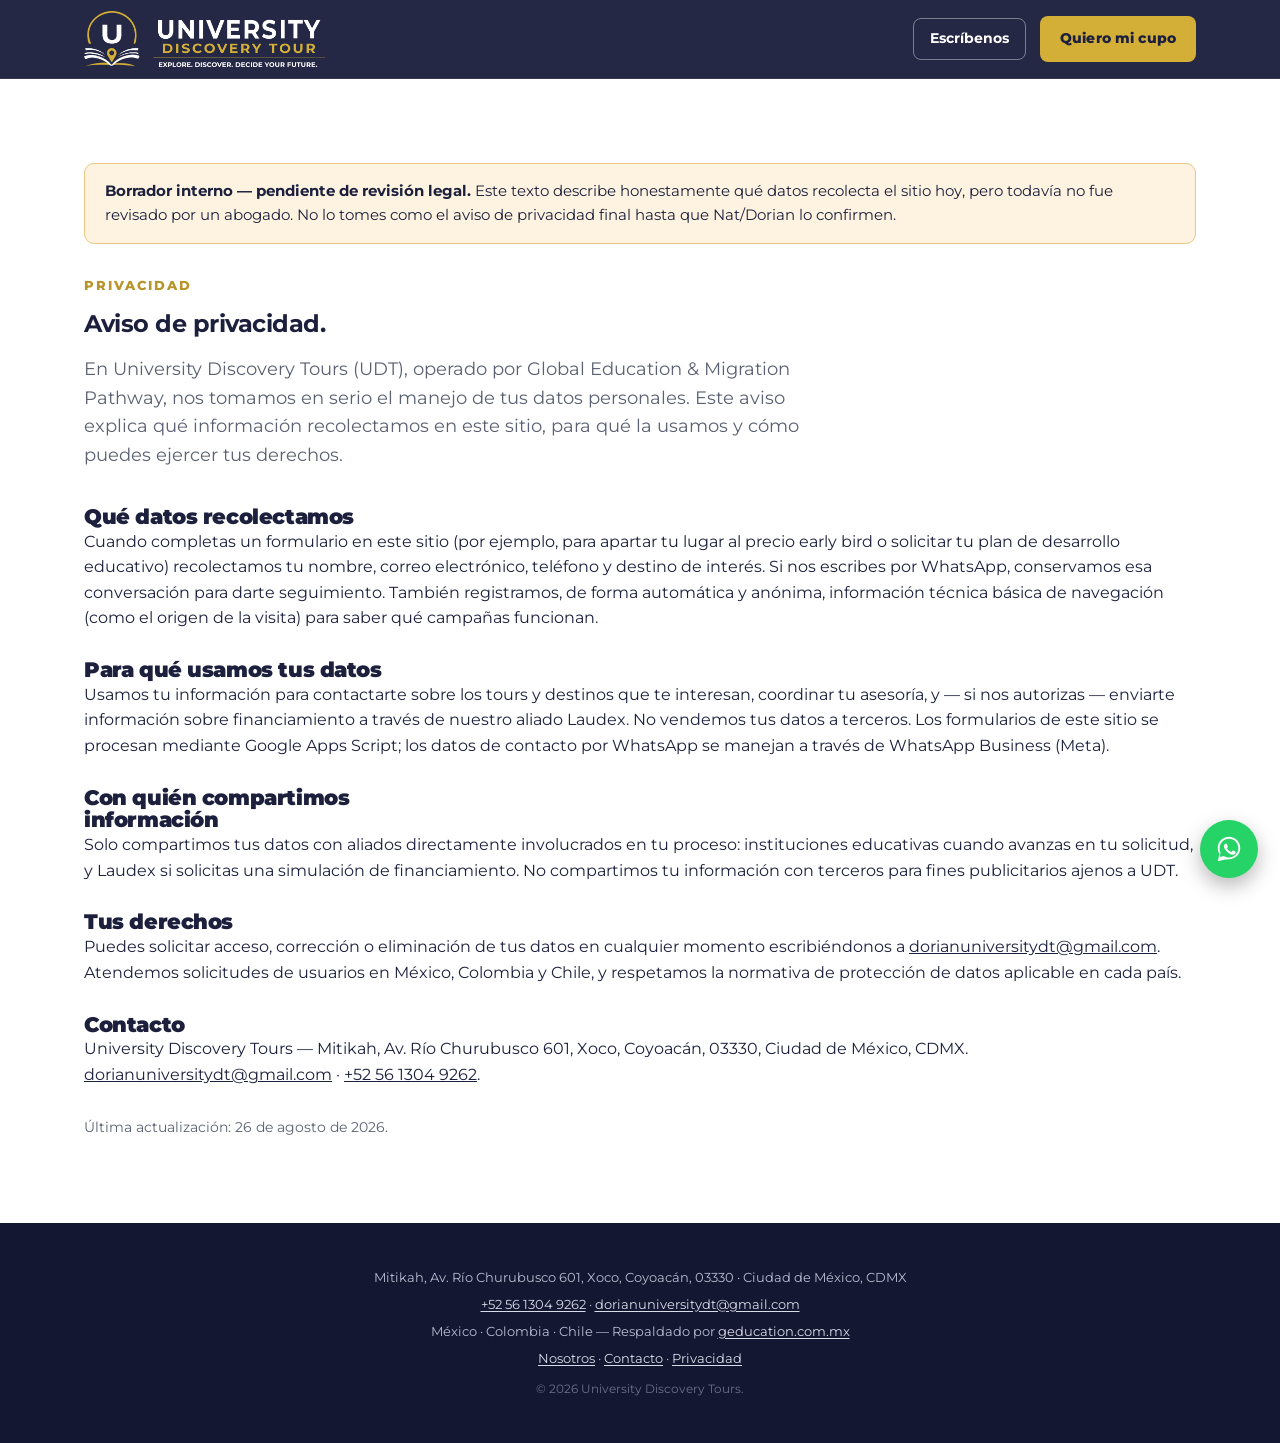
<file: privacy.html>
<!DOCTYPE html>
<html lang="es">
<head>
<meta charset="UTF-8">
<meta name="viewport" content="width=device-width, initial-scale=1.0">
<title>Aviso de privacidad — University Discovery Tours</title>
<meta name="description" content="Aviso de privacidad de University Discovery Tours (UDT): qué datos recolectamos, para qué los usamos y cómo ejercer tus derechos.">
<link rel="canonical" href="https://globaluniversitytours.com.mx/privacy">
<meta name="robots" content="noindex, follow">

<meta property="og:type" content="website">
<meta property="og:site_name" content="University Discovery Tours">
<meta property="og:title" content="Aviso de privacidad — University Discovery Tours">
<meta property="og:description" content="Qué datos recolectamos, para qué los usamos y cómo ejercer tus derechos.">
<meta property="og:url" content="https://globaluniversitytours.com.mx/privacy">
<meta property="og:locale" content="es_LA">

<link rel="icon" href="assets/img/favicon.png">
<link rel="preconnect" href="https://fonts.googleapis.com">
<link rel="preconnect" href="https://fonts.gstatic.com" crossorigin>
<link href="https://fonts.googleapis.com/css2?family=Montserrat:wght@400;500;600;700;800;900&display=swap" rel="stylesheet">
<link rel="stylesheet" href="css/style.css">
</head>
<body>

<header>
  <div class="wrap hd">
    <a href="/" class="brand">
      <img src="assets/img/logo-udt.png" alt="University Discovery Tours" class="brand-logo">
    </a>
    <div class="hd-right">
      <a href="https://wa.me/525613049262?text=Hola%2C%20quiero%20m%C3%A1s%20informaci%C3%B3n%20sobre%20los%20tours%20de%20UDT" target="_blank" rel="noopener noreferrer" class="hd-ghost">Escríbenos</a>
      <a href="/#registro" class="btn">Quiero mi cupo</a>
    </div>
  </div>
</header>

<main>
  <section class="block" aria-labelledby="privacy-h1">
    <div class="wrap container--narrow">

      <div style="background:#FDF3E0; border:1px solid #E8C77E; border-radius:10px; padding:16px 20px; margin-bottom:32px; font-size:.92rem;">
        <b>Borrador interno — pendiente de revisión legal.</b> Este texto describe honestamente qué datos recolecta el sitio hoy, pero todavía no fue revisado por un abogado. No lo tomes como el aviso de privacidad final hasta que Nat/Dorian lo confirmen.
      </div>

      <div class="sec-eyebrow">Privacidad</div>
      <h1 class="title" id="privacy-h1">Aviso de privacidad.</h1>
      <p class="lead">En University Discovery Tours (UDT), operado por Global Education &amp; Migration Pathway, nos tomamos en serio el manejo de tus datos personales. Este aviso explica qué información recolectamos en este sitio, para qué la usamos y cómo puedes ejercer tus derechos.</p>

      <h2 class="title" style="font-size:1.3rem; margin-top:36px;">Qué datos recolectamos</h2>
      <p>Cuando completas un formulario en este sitio (por ejemplo, para apartar tu lugar al precio early bird o solicitar tu plan de desarrollo educativo) recolectamos tu nombre, correo electrónico, teléfono y destino de interés. Si nos escribes por WhatsApp, conservamos esa conversación para darte seguimiento. También registramos, de forma automática y anónima, información técnica básica de navegación (como el origen de la visita) para saber qué campañas funcionan.</p>

      <h2 class="title" style="font-size:1.3rem; margin-top:28px;">Para qué usamos tus datos</h2>
      <p>Usamos tu información para contactarte sobre los tours y destinos que te interesan, coordinar tu asesoría, y — si nos autorizas — enviarte información sobre financiamiento a través de nuestro aliado Laudex. No vendemos tus datos a terceros. Los formularios de este sitio se procesan mediante Google Apps Script; los datos de contacto por WhatsApp se manejan a través de WhatsApp Business (Meta).</p>

      <h2 class="title" style="font-size:1.3rem; margin-top:28px;">Con quién compartimos información</h2>
      <p>Solo compartimos tus datos con aliados directamente involucrados en tu proceso: instituciones educativas cuando avanzas en tu solicitud, y Laudex si solicitas una simulación de financiamiento. No compartimos tu información con terceros para fines publicitarios ajenos a UDT.</p>

      <h2 class="title" style="font-size:1.3rem; margin-top:28px;">Tus derechos</h2>
      <p>Puedes solicitar acceso, corrección o eliminación de tus datos en cualquier momento escribiéndonos a <a href="mailto:dorianuniversitydt@gmail.com">dorianuniversitydt@gmail.com</a>. Atendemos solicitudes de usuarios en México, Colombia y Chile, y respetamos la normativa de protección de datos aplicable en cada país.</p>

      <h2 class="title" style="font-size:1.3rem; margin-top:28px;">Contacto</h2>
      <p>University Discovery Tours — Mitikah, Av. Río Churubusco 601, Xoco, Coyoacán, 03330, Ciudad de México, CDMX. <a href="mailto:dorianuniversitydt@gmail.com">dorianuniversitydt@gmail.com</a> · <a href="tel:+525613049262">+52 56 1304 9262</a>.</p>

      <p style="margin-top:28px; color:var(--muted); font-size:.9rem;">Última actualización: 26 de agosto de 2026.</p>
    </div>
  </section>
</main>

<footer>
  <div class="wrap ft">
    <div class="ft-info">
      <p class="ft-line">Mitikah, Av. Río Churubusco 601, Xoco, Coyoacán, 03330 · Ciudad de México, CDMX</p>
      <p class="ft-line"><a href="tel:+525613049262">+52 56 1304 9262</a> · <a href="mailto:dorianuniversitydt@gmail.com">dorianuniversitydt@gmail.com</a></p>
      <p class="ft-line">México · Colombia · Chile — Respaldado por <a href="https://geducation.com.mx/" target="_blank" rel="noopener noreferrer">geducation.com.mx</a></p>
      <p class="ft-line"><a href="/about">Nosotros</a> · <a href="/contact">Contacto</a> · <a href="/privacy">Privacidad</a></p>
      <p class="ft-copy">© <span id="year"></span> University Discovery Tours.</p>
    </div>
  </div>
</footer>

<script src="js/main.js"></script>
</body>
</html>
</file>
<file: css/style.css>
/* =========================================================
   University Discovery Tours — Landing Early Bird
   Paleta de marca: navy #1C203D + dorado #D3AF37, Montserrat.
========================================================= */

:root {
  --navy: #1C203D;
  --navy-2: #252a4a;
  --navy-3: #141731;
  --gold: #D3AF37;
  --gold-deep: #b8952a;
  --cream: #F7F5EF;
  --white: #ffffff;
  --muted: #5b6172;
  --line: rgba(28, 32, 61, .12);
}

* { margin: 0; padding: 0; box-sizing: border-box; }

html { scroll-behavior: smooth; }

body {
  font-family: 'Montserrat', sans-serif;
  color: var(--navy);
  background: var(--white);
  line-height: 1.6;
  -webkit-font-smoothing: antialiased;
}

h1, h2, h3 { line-height: 1.1; letter-spacing: -.02em; }
img { max-width: 100%; display: block; }
.wrap { max-width: 1160px; margin: 0 auto; padding: 0 24px; }
a { color: inherit; }

/* ---------- Botones ---------- */

.btn {
  display: inline-flex;
  align-items: center;
  justify-content: center;
  gap: .5rem;
  background: var(--gold);
  color: var(--navy);
  font-weight: 800;
  font-size: 1rem;
  padding: 16px 30px;
  border: none;
  border-radius: 8px;
  cursor: pointer;
  text-decoration: none;
  letter-spacing: .01em;
  transition: transform .18s ease, box-shadow .18s ease, background .18s ease;
}

.btn:hover { transform: translateY(-2px); box-shadow: 0 12px 26px rgba(211, 175, 55, .35); background: #e0bd45; }
.btn:disabled { opacity: .6; cursor: not-allowed; transform: none; box-shadow: none; }
.btn-block { width: 100%; }
.btn-ghost { background: transparent; color: var(--navy); border: 2px solid var(--navy); font-weight: 700; margin-top: 8px; }
.btn-ghost:hover { background: var(--navy); color: #fff; box-shadow: none; }

/* ---------- Header (sin menú de navegación) ---------- */

header {
  position: sticky;
  top: 0;
  z-index: 50;
  background: rgba(28, 32, 61, .96);
  backdrop-filter: blur(8px);
  border-bottom: 1px solid rgba(255, 255, 255, .08);
}

.hd { display: flex; align-items: center; justify-content: space-between; height: 78px; }
.brand { display: flex; align-items: center; gap: 12px; color: #fff; text-decoration: none; }
.brand .mk {
  width: 34px; height: 34px; border: 2px solid var(--gold); border-radius: 50%;
  display: grid; place-items: center; font-weight: 900; color: var(--gold); font-size: 1.05rem;
  flex-shrink: 0;
}
.brand b { font-weight: 800; font-size: 1rem; letter-spacing: .02em; line-height: 1.05; display: block; }
.brand span > span { display: block; font-weight: 500; font-size: .62rem; letter-spacing: .18em; color: var(--gold); }
.brand-logo { height: 56px; width: auto; display: block; }
.hd-right { display: flex; align-items: center; gap: 14px; }
.deadline-pill { color: #fff; font-size: .8rem; font-weight: 600; display: flex; align-items: center; gap: 8px; }
.deadline-pill i { width: 8px; height: 8px; background: var(--gold); border-radius: 50%; display: inline-block; animation: pulse 1.8s infinite; }
@keyframes pulse { 0%, 100% { opacity: 1; } 50% { opacity: .35; } }
.hd .btn { padding: 11px 20px; font-size: .9rem; }
.hd-ghost {
  display: inline-flex; align-items: center; gap: 6px; background: transparent; color: #fff;
  border: 1.5px solid rgba(255, 255, 255, .4); padding: 9px 16px; font-size: .85rem; font-weight: 700;
  border-radius: 8px; text-decoration: none; transition: border-color .15s ease, background .15s ease;
}
.hd-ghost:hover { border-color: var(--gold); background: rgba(255, 255, 255, .06); }

/* ---------- Botón flotante de WhatsApp (inyectado por js/main.js) ---------- */

.wa-float {
  position: fixed; right: 22px; bottom: 22px; z-index: 60;
  width: 58px; height: 58px; border-radius: 50%;
  background: #25D366; display: grid; place-items: center;
  box-shadow: 0 8px 20px rgba(0, 0, 0, .28);
  text-decoration: none; animation: wa-pulse 2.4s ease-in-out infinite;
  transition: transform .15s ease;
}
.wa-float:hover { transform: scale(1.07); }
.wa-float svg { width: 30px; height: 30px; display: block; }

@keyframes wa-pulse {
  0%, 100% { box-shadow: 0 8px 20px rgba(0, 0, 0, .28), 0 0 0 0 rgba(37, 211, 102, .45); }
  50% { box-shadow: 0 8px 20px rgba(0, 0, 0, .28), 0 0 0 10px rgba(37, 211, 102, 0); }
}

@media (max-width: 540px) {
  .wa-float { right: 16px; bottom: 16px; width: 52px; height: 52px; }
  .wa-float svg { width: 26px; height: 26px; }
}

/* ---------- Modal calculadora Laudex (inyectado por js/main.js) ---------- */

.laudex-trigger { display: inline-flex; margin-top: 12px; }

.modal-overlay {
  position: fixed; inset: 0; z-index: 100; background: rgba(20, 23, 49, .72);
  display: flex; align-items: center; justify-content: center; padding: 24px;
  opacity: 0; pointer-events: none; transition: opacity .2s ease;
}
.modal-overlay.open { opacity: 1; pointer-events: auto; }

.modal-box {
  position: relative; width: 100%; max-width: 1100px; height: 95vh; max-height: 980px;
  background: #fff; border-radius: 16px; overflow: hidden; box-shadow: 0 30px 70px rgba(0, 0, 0, .4);
  display: flex; flex-direction: column;
  transform: translateY(16px); transition: transform .2s ease;
}
.modal-overlay.open .modal-box { transform: translateY(0); }

.modal-head {
  display: flex; align-items: center; justify-content: space-between;
  padding: 16px 20px; border-bottom: 1px solid var(--line); background: var(--cream);
}
.modal-head p { margin: 0; font-size: .85rem; color: var(--muted); padding-right: 16px; }
.modal-close {
  flex-shrink: 0; width: 32px; height: 32px; border-radius: 50%; border: none;
  background: var(--navy); color: #fff; font-size: 1.1rem; font-weight: 700; cursor: pointer;
  display: grid; place-items: center; line-height: 1;
}
.modal-close:hover { background: var(--gold-deep); }
.modal-box iframe { flex: 1; width: 100%; border: 0; }

@media (max-width: 640px) {
  .modal-overlay { padding: 0; }
  .modal-box { max-width: none; width: 100%; height: 100vh; max-height: none; border-radius: 0; }
}

/* ---------- Hero ---------- */

.hero {
  position: relative; color: #fff; overflow: hidden;
  background:
    linear-gradient(100deg, rgba(20, 23, 49, .95) 32%, rgba(20, 23, 49, .78) 62%, rgba(20, 23, 49, .55) 100%),
    url('../assets/img/hero-universidad.jpg') center 30% / cover no-repeat;
}
.hero:before {
  content: ""; position: absolute; inset: 0;
  background-image:
    linear-gradient(rgba(255, 255, 255, .035) 1px, transparent 1px),
    linear-gradient(90deg, rgba(255, 255, 255, .035) 1px, transparent 1px);
  background-size: 38px 38px;
  mask-image: radial-gradient(ellipse 80% 70% at 30% 20%, #000, transparent 75%);
}
.hero:after {
  content: ""; position: absolute; top: -25%; right: -15%; width: 620px; height: 620px; border-radius: 50%;
  background: radial-gradient(circle, rgba(211, 175, 55, .16), transparent 62%);
}

.hero-grid {
  position: relative;
  display: grid;
  grid-template-columns: 1.05fr .95fr;
  gap: 54px;
  align-items: center;
  padding: 72px 0 84px;
}

.eyebrow {
  display: inline-flex; align-items: center; gap: 10px; color: var(--gold);
  font-weight: 700; font-size: .8rem; letter-spacing: .16em; text-transform: uppercase; margin-bottom: 22px;
}
.eyebrow:before { content: ""; width: 30px; height: 2px; background: var(--gold); }

.edition-badge {
  display: inline-flex; align-items: center; gap: 13px;
  background: rgba(211, 175, 55, .14); border: 2px solid rgba(211, 175, 55, .5);
  color: var(--gold); font-weight: 800; font-size: 1.1rem; letter-spacing: .03em;
  padding: 11px 26px 11px 16px; border-radius: 999px; margin-bottom: 24px;
}
.edition-badge .flag { font-size: 1.9rem; line-height: 1; }
.edition-badge .flag-icon { width: 34px; height: auto; border-radius: 3px; box-shadow: 0 0 0 1px rgba(0, 0, 0, .15); flex-shrink: 0; display: block; }

@media (max-width: 540px) {
  .edition-badge { font-size: .95rem; padding: 9px 20px 9px 14px; }
  .edition-badge .flag { font-size: 1.6rem; }
  .edition-badge .flag-icon { width: 28px; }
}

.hero h1 { font-size: clamp(2.1rem, 4.6vw, 3.5rem); font-weight: 900; }
.hero h1 em { font-style: normal; color: var(--gold); }
.hero .sub { font-size: 1.12rem; color: #c9ccdd; margin-top: 22px; max-width: 33ch; font-weight: 400; }

.trust { display: flex; flex-wrap: wrap; gap: 10px 22px; margin-top: 30px; list-style: none; }
.trust li { font-size: .86rem; color: #dfe1ee; font-weight: 600; display: flex; align-items: center; gap: 8px; }
.trust li b { color: var(--gold); font-weight: 800; }

/* ---------- Tarjeta de formulario ---------- */

.formcard {
  background: var(--white); color: var(--navy); border-radius: 16px; padding: 30px 28px;
  box-shadow: 0 30px 60px rgba(0, 0, 0, .35); border-top: 5px solid var(--gold);
}
.formcard--closing { max-width: 460px; margin: 34px auto 0; text-align: left; }

.formcard__title { font-size: 1.28rem; font-weight: 800; }
.formcard .cap { font-size: .9rem; color: var(--muted); margin: 6px 0 20px; }

.field { margin-bottom: 13px; }
.field label {
  display: block; font-size: .76rem; font-weight: 700; letter-spacing: .03em;
  text-transform: uppercase; color: var(--navy); margin-bottom: 6px;
}
.field input, .field select {
  width: 100%; padding: 13px 14px; border: 1.5px solid var(--line); border-radius: 8px;
  font-family: inherit; font-size: 1rem; color: var(--navy); background: #fbfbfd; transition: border .15s;
}
.field input:focus, .field select:focus { outline: none; border-color: var(--gold); background: #fff; }

.countdown { display: flex; gap: 10px; margin: 2px 0 20px; }
.cd-box { flex: 1; background: var(--navy); color: #fff; border-radius: 8px; text-align: center; padding: 10px 4px; }
.cd-box b { display: block; font-size: 1.5rem; font-weight: 900; color: var(--gold); line-height: 1; font-variant-numeric: tabular-nums; }
.cd-box small { font-size: .62rem; letter-spacing: .1em; text-transform: uppercase; color: #b9bcd0; }
.formcard--closing .cd-box { background: var(--navy-2); }

.urg { font-size: .82rem; color: var(--muted); text-align: center; margin-top: 12px; }
.urg b { color: var(--navy); }

/* El color y el display de #form-status los fija el script inline
   de index.html (éxito/error); acá solo va tipografía y espaciado. */
#form-status { margin: 10px 0 0; font-size: .85rem; text-align: center; }
#form-status a { color: inherit; text-decoration: underline; }

/* ---------- Secciones ---------- */

section.block { padding: 84px 0; }
.bg-cream { background: var(--cream); }
.bg-navy { background: var(--navy); color: #fff; }
.sec-eyebrow { color: var(--gold-deep); font-weight: 800; font-size: .8rem; letter-spacing: .16em; text-transform: uppercase; margin-bottom: 14px; }
.bg-navy .sec-eyebrow { color: var(--gold); }
h2.title { font-size: clamp(1.8rem, 3.4vw, 2.6rem); font-weight: 900; max-width: 20ch; }
.lead { font-size: 1.12rem; color: var(--muted); max-width: 60ch; margin-top: 18px; }
.bg-navy .lead { color: #c9ccdd; }

/* problema */
.problem-inner { max-width: 760px; }
.problem-inner p { font-size: 1.15rem; color: #d3d6e6; margin-top: 20px; }
.problem-inner .kick { font-size: 1.35rem; color: #fff; font-weight: 700; border-left: 3px solid var(--gold); padding-left: 20px; margin-top: 26px; }

/* modalidades */
.mods { display: grid; grid-template-columns: 1fr 1.2fr 1fr; gap: 22px; margin-top: 46px; align-items: start; }
.mod { background: #fff; border: 1px solid var(--line); border-radius: 16px; padding: 32px 30px; position: relative; transition: transform .2s, box-shadow .2s; }
.mod:hover { transform: translateY(-4px); box-shadow: 0 22px 44px rgba(28, 32, 61, .12); }
.mod.feat { border: 2px solid var(--gold); box-shadow: 0 22px 44px rgba(28, 32, 61, .1); }
.tag {
  position: absolute; top: -13px; left: 30px; background: var(--gold); color: var(--navy);
  font-size: .72rem; font-weight: 800; letter-spacing: .05em; text-transform: uppercase; padding: 5px 13px; border-radius: 20px;
}
.tag--dark { background: var(--navy); color: var(--gold); }
.mod h3 { font-size: 1.4rem; font-weight: 800; }
.mod .modsub { color: var(--muted); font-size: .95rem; margin: 6px 0 18px; }
.mod ul { list-style: none; margin: 6px 0 4px; }
.mod ul li { position: relative; padding: 6px 0 6px 26px; font-size: .94rem; border-bottom: 1px solid rgba(28, 32, 61, .06); }
.mod ul li:before {
  content: ""; position: absolute; left: 2px; top: 12px; width: 12px; height: 7px;
  border-left: 2px solid var(--gold); border-bottom: 2px solid var(--gold); transform: rotate(-45deg);
}
.priceline { font-size: 2rem; font-weight: 900; margin: 16px 0 2px; }
.priceline small { font-size: .9rem; font-weight: 600; color: var(--muted); }
.priceline--small { font-size: 1.35rem; }

.ptable { width: 100%; border-collapse: collapse; margin: 14px 0 6px; font-size: .92rem; }
.ptable th, .ptable td { padding: 9px 8px; text-align: center; border-bottom: 1px solid var(--line); }
.ptable th { font-size: .72rem; letter-spacing: .04em; text-transform: uppercase; color: var(--muted); font-weight: 700; }
.ptable .rowh { text-align: left; font-weight: 700; }
.ptable .eb b { color: var(--navy); font-size: 1.12rem; font-weight: 900; }
.ptable .reg { color: var(--muted); text-decoration: line-through; }
.ptable tr.ebrow { background: rgba(211, 175, 55, .12); }
.plan-note { font-size: .82rem; color: var(--muted); margin-top: 8px; }

/* banner de foto (secciones "Cómo funciona") */
.section-photo { margin: 44px 0; border-radius: 16px; overflow: hidden; }
.section-photo img { width: 100%; height: 320px; object-fit: cover; object-position: center 25%; }

/* destinos */
.dgrid { display: grid; grid-template-columns: repeat(4, 1fr); gap: 20px; margin-top: 44px; }
.dcard { display: block; background: var(--navy); color: #fff; border-radius: 14px; padding: 26px 22px; position: relative; overflow: hidden; transition: transform .2s, box-shadow .2s; text-decoration: none; cursor: pointer; }
.dcard:hover { box-shadow: 0 16px 32px rgba(20, 23, 49, .35); }
.dcard:hover { transform: translateY(-5px); }
.dcard:after {
  content: ""; position: absolute; right: -30px; bottom: -30px; width: 110px; height: 110px;
  border: 2px solid rgba(211, 175, 55, .25); border-radius: 50%;
}
.dcard h3 { font-size: 1.35rem; color: var(--gold); font-weight: 800; margin-bottom: 10px; }
.dcard p { font-size: .88rem; color: #c9ccdd; }

.dcard--photo {
  min-height: 240px; display: flex; flex-direction: column; justify-content: flex-end;
  background-size: cover; background-position: center; background-repeat: no-repeat;
}
.dcard--photo:after { display: none; }

/* variante de 3 columnas (en vez de 4) para grillas de destino único,
   ej. las 3 universidades aliadas de la landing de Alemania */
@media (min-width: 780px) {
  .dgrid--3 { grid-template-columns: repeat(3, 1fr); }
}

/* ---------- Itinerario día por día (landings con desglose propio) ---------- */

.itin-grid {
  display: grid;
  gap: 20px;
  grid-template-columns: 1fr;
  margin: 32px 0 46px;
}

@media (min-width: 700px) {
  .itin-grid { grid-template-columns: repeat(3, 1fr); }
}

.itin-card {
  background: #fff;
  border: 1px solid var(--line);
  border-radius: 16px;
  padding: 28px 26px;
}

.itin-card .itin-day {
  display: inline-block;
  font-weight: 800;
  color: var(--gold-deep);
  font-size: .78rem;
  text-transform: uppercase;
  letter-spacing: .08em;
  margin-bottom: 10px;
}

.itin-card h3 { font-size: 1.15rem; font-weight: 800; margin-bottom: 8px; }
.itin-card p { color: var(--muted); font-size: .92rem; margin: 0; }

/* testimonios */
.tgrid { display: grid; grid-template-columns: repeat(3, 1fr); gap: 22px; margin-top: 44px; }
.tcard { background: #fff; border-radius: 14px; padding: 28px 26px; border: 1px solid var(--line); position: relative; margin: 0; }
.tcard .q { font-size: 3.4rem; font-weight: 900; color: var(--gold); line-height: .6; height: 26px; font-style: normal; }
.tcard p { font-size: .95rem; color: #3a3f55; margin-bottom: 20px; }
.tcard .who { display: flex; align-items: center; gap: 12px; border-top: 1px solid var(--line); padding-top: 16px; }
.tcard .av { width: 42px; height: 42px; border-radius: 50%; object-fit: cover; flex-shrink: 0; }
.tcard .who b { display: block; font-size: 1.15rem; font-weight: 800; font-style: normal; }
.tcard .who small { color: var(--muted); font-size: .8rem; }

/* objeciones + faq */
.obj { display: grid; grid-template-columns: 1fr 1fr; gap: 22px; margin-top: 44px; }
.ocard { background: #fff; border-radius: 14px; padding: 28px 26px; border-left: 4px solid var(--gold); }
.ocard__logo { margin-bottom: 14px; }
.ocard h3 { font-size: 1.2rem; font-weight: 800; margin-bottom: 8px; }
.ocard p { color: var(--muted); font-size: .96rem; }

.faq { max-width: 820px; margin: 44px auto 0; }
.faq__title { margin: 0 auto 30px; text-align: center; }
.qa { border-bottom: 1px solid var(--line); }
.qa button {
  width: 100%; background: none; border: none; text-align: left; padding: 20px 40px 20px 0;
  font-family: inherit; font-size: 1.05rem; font-weight: 700; color: var(--navy); cursor: pointer; position: relative;
}
.qa button:after {
  content: "+"; position: absolute; right: 6px; top: 50%; transform: translateY(-50%);
  font-size: 1.5rem; color: var(--gold); font-weight: 400; transition: transform .2s;
}
.qa.open button:after { transform: translateY(-50%) rotate(45deg); }
.qa .ans { max-height: 0; overflow: hidden; transition: max-height .3s ease; color: var(--muted); }
.qa.open .ans { max-height: 240px; }
.qa .ans p { padding: 0 0 20px; }

/* cierre */
.cierre { text-align: center; }
.cierre h2 { font-size: clamp(2rem, 4vw, 3rem); font-weight: 900; color: #fff; max-width: 18ch; margin: 0 auto; }
.cierre p { color: #c9ccdd; font-size: 1.15rem; margin: 20px auto 12px; max-width: 52ch; }
.cierre .urgbig { color: var(--gold); font-weight: 700; margin-bottom: 10px; }

/* footer */
footer { background: var(--navy-3); color: #9599b3; padding: 44px 0; font-size: .86rem; }
.ft { display: flex; justify-content: center; flex-wrap: wrap; gap: 28px; align-items: flex-start; }
.ft-note { font-size: .78rem; color: #6b6f8c; }
.ft-info { text-align: center; }
.ft-line { margin: 0 0 6px; font-size: .82rem; color: #b9bcd0; }
.ft-line a { color: #d9dbe8; text-decoration: underline; text-underline-offset: 2px; }
.ft-line a:hover { color: var(--gold); }
.ft-copy { margin-top: 10px; font-size: .78rem; color: #6b6f8c; }

@media (max-width: 640px) {
  .ft { flex-direction: column; }
  .ft-info { text-align: center; }
}

/* reveal on scroll */
.reveal { opacity: 0; transform: translateY(24px); transition: opacity .7s ease, transform .7s ease; }
.reveal.in { opacity: 1; transform: none; }

@media (max-width: 900px) {
  .hero-grid { grid-template-columns: 1fr; gap: 38px; padding: 48px 0 60px; }
  .mods { grid-template-columns: 1fr; }
  .dgrid { grid-template-columns: 1fr 1fr; }
  .tgrid { grid-template-columns: 1fr; }
  .obj { grid-template-columns: 1fr; }
  .hd-right .deadline-pill { display: none; }
}

@media (max-width: 640px) {
  .hd-right .hd-ghost { display: none; }
  .brand-logo { height: 44px; }
}

@media (max-width: 540px) {
  .dgrid { grid-template-columns: 1fr; }
  .hd .btn { padding: 9px 14px; font-size: .82rem; }
  section.block { padding: 60px 0; }
}

/* =========================================================
   perfil.html — quiz de perfilamiento (funnel de lead magnet)
========================================================= */

/* Sección 2: tabla de transformación (antes / después) */
.transform-grid { display: flex; flex-direction: column; gap: 14px; margin: 40px 0 44px; }
.transform-row {
  display: grid; grid-template-columns: 1fr 32px 1fr; align-items: center; gap: 14px;
  background: #fff; border: 1px solid var(--line); border-radius: 14px; padding: 18px 22px;
}
.transform-before { color: var(--muted); font-size: .95rem; }
.transform-before:before { content: "✕"; color: #b8342a; font-weight: 800; margin-right: 10px; }
.transform-after { color: var(--navy); font-weight: 700; font-size: .95rem; }
.transform-after:before { content: "✓"; color: #1E7A46; font-weight: 800; margin-right: 10px; }
.transform-arrow { text-align: center; color: var(--gold); font-size: 1.3rem; font-weight: 800; }

.authority-line {
  text-align: center; max-width: 640px; margin: 0 auto; padding: 22px 26px;
  background: var(--navy); color: #dfe1ee; border-radius: 14px; font-size: .95rem; line-height: 1.5;
}
.authority-line b { color: var(--gold); }

@media (max-width: 700px) {
  .transform-row { grid-template-columns: 1fr; text-align: left; gap: 6px; padding: 18px; }
  .transform-arrow { display: none; }
}

/* Sección 3: contenedor del iframe de Edvisor */
.form-embed-wrap {
  background: #fff; border-radius: 20px; padding: 14px;
  box-shadow: 0 24px 56px rgba(28, 32, 61, .16); border: 1px solid var(--line);
  margin: 36px 0;
}

.trust-bullets { list-style: none; display: flex; flex-wrap: wrap; justify-content: center; gap: 12px 28px; margin-top: 8px; }
.trust-bullets li { font-size: .88rem; color: var(--muted); font-weight: 600; display: flex; align-items: center; gap: 8px; }
.trust-bullets li:before { content: "✓"; color: #1E7A46; font-weight: 800; }

/* Sección 4: cierre + WhatsApp */
.cierre .brand-tagline { margin-top: 34px; font-size: .9rem; color: var(--gold); font-weight: 700; letter-spacing: .02em; }
.cierre-sub { max-width: 46ch; margin: 18px auto 0; color: #c9ccdd; font-size: .92rem; }

/* Footer minimalista con redes */
.footer-social { display: flex; justify-content: center; gap: 18px; margin-bottom: 14px; flex-wrap: wrap; }
.footer-social a { font-size: .82rem; color: #b9bcd0; text-decoration: none; }
.footer-social a:hover { color: var(--gold); }
.footer-privacy { text-align: center; font-size: .76rem; color: #6b6f8c; }
.footer-privacy a { color: #8b8fae; text-decoration: underline; }

/* CTA flotante sticky en mobile, ancla al formulario */
.sticky-cta { display: none; }

@media (max-width: 640px) {
  .sticky-cta {
    display: block; position: fixed; left: 0; right: 0; bottom: 0; z-index: 65;
    padding: 12px 16px calc(12px + env(safe-area-inset-bottom));
    background: rgba(20, 23, 49, .96); backdrop-filter: blur(6px);
    box-shadow: 0 -8px 20px rgba(0, 0, 0, .25);
  }
  .sticky-cta .btn { padding: 13px 16px; font-size: .92rem; }
  body.has-sticky-cta { padding-bottom: 78px; }
  body.has-sticky-cta .wa-float { bottom: 96px; }
}
</file>
